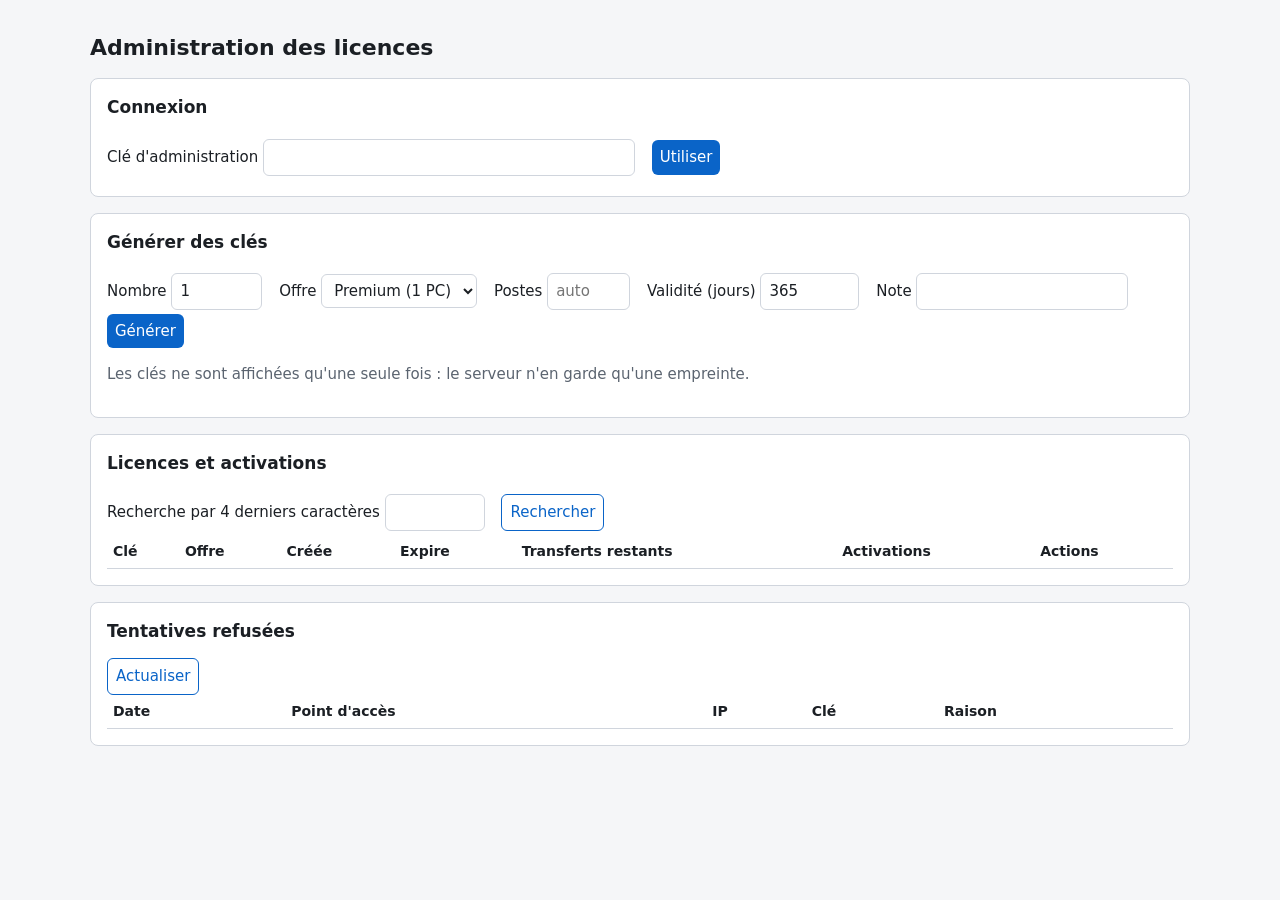
<file: server/PcSante.LicenseServer/wwwroot/admin/index.html>
<!DOCTYPE html>
<html lang="fr">
<head>
<meta charset="utf-8">
<meta name="viewport" content="width=device-width, initial-scale=1">
<title>Administration des licences</title>
<style>
  :root { --bg:#f5f6f8; --fg:#1b1f24; --card:#fff; --muted:#5b6470; --accent:#0a64c8; --red:#b42318; --green:#067647; --border:#d0d5dd; }
  @media (prefers-color-scheme: dark) { :root { --bg:#16181c; --fg:#eceef1; --card:#22252b; --muted:#a3abb6; --accent:#5aa2ff; --red:#ff7b72; --green:#56d364; --border:#3a3f47; } }
  body { font: 15px/1.5 "Segoe UI", system-ui, sans-serif; background: var(--bg); color: var(--fg); margin: 0; padding: 16px; }
  main { max-width: 1100px; margin: 0 auto; }
  section { background: var(--card); border: 1px solid var(--border); border-radius: 8px; padding: 16px; margin-bottom: 16px; }
  h1 { font-size: 22px; } h2 { font-size: 17px; margin-top: 0; }
  label { display: inline-block; margin: 4px 12px 4px 0; }
  input, select, button { font: inherit; padding: 6px 8px; border: 1px solid var(--border); border-radius: 6px; background: var(--card); color: var(--fg); }
  button { background: var(--accent); color: #fff; border: none; cursor: pointer; }
  button.secondary { background: transparent; color: var(--accent); border: 1px solid var(--accent); }
  button.danger { background: var(--red); }
  table { width: 100%; border-collapse: collapse; font-size: 14px; }
  th, td { text-align: left; border-bottom: 1px solid var(--border); padding: 6px; vertical-align: top; }
  .muted { color: var(--muted); } .ok { color: var(--green); } .ko { color: var(--red); }
  pre { background: var(--bg); padding: 8px; border-radius: 6px; overflow-x: auto; }
  .scroll { overflow-x: auto; }
</style>
</head>
<body>
<main>
  <h1>Administration des licences</h1>

  <section>
    <h2>Connexion</h2>
    <label>Clé d'administration <input id="adminKey" type="password" autocomplete="off" size="40"></label>
    <button id="saveKey">Utiliser</button>
    <span id="status" class="muted" role="status"></span>
  </section>

  <section>
    <h2>Générer des clés</h2>
    <label>Nombre <input id="count" type="number" min="1" max="500" value="1"></label>
    <label>Offre <select id="tier"><option value="Premium">Premium (1 PC)</option><option value="Family">Famille (3 PC)</option></select></label>
    <label>Postes <input id="seats" type="number" min="1" max="50" placeholder="auto"></label>
    <label>Validité (jours) <input id="days" type="number" min="1" max="3650" value="365"></label>
    <label>Note <input id="note" maxlength="256"></label>
    <button id="generate">Générer</button>
    <p class="muted">Les clés ne sont affichées qu'une seule fois : le serveur n'en garde qu'une empreinte.</p>
    <pre id="keys" hidden></pre>
  </section>

  <section>
    <h2>Licences et activations</h2>
    <label>Recherche par 4 derniers caractères <input id="hint" maxlength="4" size="6"></label>
    <button id="search" class="secondary">Rechercher</button>
    <div class="scroll"><table><thead><tr><th>Clé</th><th>Offre</th><th>Créée</th><th>Expire</th><th>Transferts restants</th><th>Activations</th><th>Actions</th></tr></thead><tbody id="licenses"></tbody></table></div>
  </section>

  <section>
    <h2>Tentatives refusées</h2>
    <button id="refusedBtn" class="secondary">Actualiser</button>
    <div class="scroll"><table><thead><tr><th>Date</th><th>Point d'accès</th><th>IP</th><th>Clé</th><th>Raison</th></tr></thead><tbody id="refused"></tbody></table></div>
  </section>
</main>
<script>
"use strict";
const $ = id => document.getElementById(id);
let adminKey = "";
try { adminKey = sessionStorage.getItem("adminKey") || ""; } catch { /* stockage indisponible */ }
$("adminKey").value = adminKey;

function setStatus(text, ok) { $("status").textContent = text; $("status").className = ok ? "ok" : "ko"; }
function fmt(d) { return d ? new Date(d).toLocaleString("fr-FR") : "—"; }
function cell(text) { const td = document.createElement("td"); td.textContent = text; return td; }

async function api(method, path, body) {
  const res = await fetch("/admin/api" + path, {
    method, headers: { "X-Admin-Key": adminKey, "Content-Type": "application/json" },
    body: body ? JSON.stringify(body) : undefined });
  if (res.status === 401) { setStatus("Clé d'administration refusée", false); throw new Error("401"); }
  if (res.status === 429) { setStatus("Trop de requêtes, patientez une minute", false); throw new Error("429"); }
  if (!res.ok) { const t = await res.text(); setStatus("Erreur : " + t, false); throw new Error(t); }
  return res.status === 204 ? null : res.json();
}

$("saveKey").onclick = () => {
  adminKey = $("adminKey").value.trim();
  try { sessionStorage.setItem("adminKey", adminKey); } catch { /* ignoré */ }
  loadLicenses(); loadRefused();
};

$("generate").onclick = async () => {
  const seats = $("seats").value ? Number($("seats").value) : null;
  const data = await api("POST", "/licenses", { count: Number($("count").value), tier: $("tier").value, seats,
    validDays: $("days").value ? Number($("days").value) : null, note: $("note").value || null });
  $("keys").hidden = false; $("keys").textContent = data.keys.join("\n");
  setStatus(data.keys.length + " clé(s) générée(s)", true); loadLicenses();
};

$("search").onclick = () => loadLicenses();
$("refusedBtn").onclick = () => loadRefused();

async function loadLicenses() {
  const hint = $("hint").value.trim();
  const list = await api("GET", "/licenses" + (hint ? "?hint=" + encodeURIComponent(hint) : ""));
  const body = $("licenses"); body.replaceChildren();
  for (const l of list) {
    const tr = document.createElement("tr");
    tr.append(cell(l.keyHint + (l.revokedAt ? " (révoquée)" : "")), cell(l.tier + " · " + l.seats + " poste(s)"),
      cell(fmt(l.createdAt)), cell(fmt(l.expiresAt)), cell(String(l.transfersRemaining)));
    const acts = document.createElement("td");
    for (const a of l.activations) {
      const div = document.createElement("div");
      div.textContent = (a.deactivatedAt ? "✗ " : "✓ ") + fmt(a.activatedAt) + " · vu " + fmt(a.lastSeenAt) + (a.deactivationReason ? " · " + a.deactivationReason : "");
      div.className = a.deactivatedAt ? "muted" : "";
      acts.append(div);
    }
    tr.append(acts);
    const actions = document.createElement("td");
    if (!l.revokedAt) {
      const revoke = document.createElement("button"); revoke.className = "danger"; revoke.textContent = "Révoquer";
      revoke.onclick = async () => { const reason = prompt("Raison de la révocation ?"); if (reason === null) return;
        await api("POST", "/licenses/" + l.id + "/revoke", { reason }); setStatus("Licence révoquée", true); loadLicenses(); };
      actions.append(revoke, document.createTextNode(" "));
    }
    const reset = document.createElement("button"); reset.className = "secondary"; reset.textContent = "Remettre les transferts à zéro";
    reset.onclick = async () => { if (!confirm("Remettre à zéro le compteur de transferts ?")) return;
      await api("POST", "/licenses/" + l.id + "/reset-transfers"); setStatus("Transferts remis à zéro", true); loadLicenses(); };
    actions.append(reset); tr.append(actions); body.append(tr);
  }
  setStatus(list.length + " licence(s)", true);
}

async function loadRefused() {
  const list = await api("GET", "/refused?limit=200");
  const body = $("refused"); body.replaceChildren();
  for (const r of list) {
    const tr = document.createElement("tr");
    tr.append(cell(fmt(r.at)), cell(r.endpoint), cell(r.ipAddress || "—"), cell(r.keyHint || "—"), cell(r.reason));
    body.append(tr);
  }
}

if (adminKey) { loadLicenses().catch(() => {}); loadRefused().catch(() => {}); }
</script>
</body>
</html>
</file>
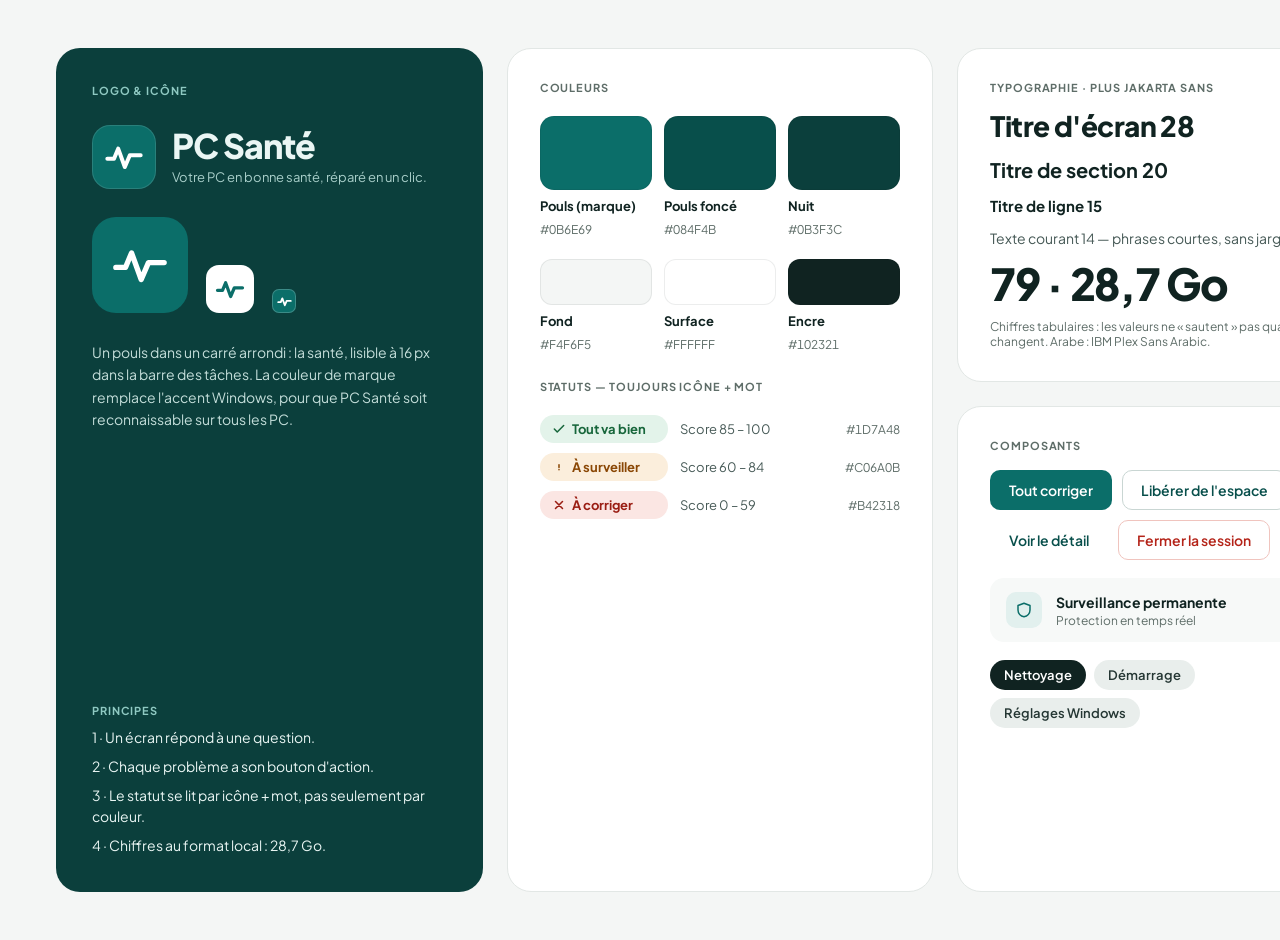
<file: docs/redesign/maquettes-html/00-identite-composants.html>
<!doctype html>
<html lang="fr" dir="ltr">
<head>
<meta charset="utf-8">
<title>PC Santé — Identité et composants</title>
<link rel="stylesheet" href="https://fonts.googleapis.com/css2?family=Plus+Jakarta+Sans:wght@400;500;600;700;800&family=IBM+Plex+Sans+Arabic:wght@400;500;600;700&display=swap">
<style>

body{margin:0;background:#F4F6F5}
.btn{display:inline-flex;align-items:center;justify-content:center;gap:8px;height:40px;padding:0 18px;border-radius:10px;font:600 14px 'Plus Jakarta Sans','Segoe UI',sans-serif;cursor:pointer;border:1px solid transparent;white-space:nowrap;box-sizing:border-box}
.btn-primary{background:#0B6E69;color:#FFFFFF}
.btn-secondary{background:#FFFFFF;color:#084F4B;border-color:#C9D6D3}
.btn-ghost{background:transparent;color:#084F4B}
.btn-danger{background:#FFFFFF;color:#B42318;border-color:#F0C4BE}
.lbl{font-size:11px;font-weight:700;letter-spacing:.08em;text-transform:uppercase;color:#5E6D68}
.num{font-variant-numeric:tabular-nums}

</style>
</head>
<body>


<div style="width: 1440px; height: 940px; box-sizing: border-box; padding: 48px 56px; display: grid; grid-template-columns: repeat(3, minmax(0, 1fr)); gap: 24px; font-family: 'Plus Jakarta Sans', 'Segoe UI', sans-serif; color: #102321; background: #F4F6F5">

<section style="background: #0B3F3C; color: #EAF6F4; border-radius: 24px; padding: 36px; display: flex; flex-direction: column; gap: 28px">
<span class="lbl" style="color: #8FC9C2">Logo &amp; icône</span>
<div style="display: flex; align-items: center; gap: 16px">
<div style="width: 64px; height: 64px; border-radius: 18px; background: #0B6E69; display: flex; align-items: center; justify-content: center; box-shadow: inset 0 0 0 1px rgba(255,255,255,0.12)"><svg width="40" height="40" viewBox="0 0 24 24" fill="none" stroke="#FFFFFF" stroke-width="2.4" stroke-linecap="round" stroke-linejoin="round" aria-hidden="true"><path d="M2 13h4l2.5-6 4 11 3-7H22"></path></svg></div>
<div style="display: flex; flex-direction: column">
<span style="font-size: 34px; font-weight: 800; letter-spacing: -0.03em; line-height: 1">PC Santé</span>
<span style="font-size: 13px; color: #A9CFCA; margin-top: 6px">Votre PC en bonne santé, réparé en un clic.</span>
</div>
</div>
<div style="display: flex; align-items: flex-end; gap: 18px">
<div style="width: 96px; height: 96px; border-radius: 24px; background: #0B6E69; display: flex; align-items: center; justify-content: center"><svg width="58" height="58" viewBox="0 0 24 24" fill="none" stroke="#FFFFFF" stroke-width="2.2" stroke-linecap="round" stroke-linejoin="round" aria-hidden="true"><path d="M2 13h4l2.5-6 4 11 3-7H22"></path></svg></div>
<div style="width: 48px; height: 48px; border-radius: 13px; background: #FFFFFF; display: flex; align-items: center; justify-content: center"><svg width="30" height="30" viewBox="0 0 24 24" fill="none" stroke="#0B6E69" stroke-width="2.6" stroke-linecap="round" stroke-linejoin="round" aria-hidden="true"><path d="M2 13h4l2.5-6 4 11 3-7H22"></path></svg></div>
<div style="width: 24px; height: 24px; border-radius: 7px; background: #0B6E69; display: flex; align-items: center; justify-content: center; box-shadow: inset 0 0 0 1px rgba(255,255,255,0.2)"><svg width="15" height="15" viewBox="0 0 24 24" fill="none" stroke="#FFFFFF" stroke-width="3" stroke-linecap="round" stroke-linejoin="round" aria-hidden="true"><path d="M2 13h4l2.5-6 4 11 3-7H22"></path></svg></div>
</div>
<p style="margin: 0; font-size: 14px; line-height: 1.6; color: #C4DEDA">Un pouls dans un carré arrondi : la santé, lisible à 16 px dans la barre des tâches. La couleur de marque remplace l'accent Windows, pour que PC Santé soit reconnaissable sur tous les PC.</p>
<div style="margin-top: auto; display: flex; flex-direction: column; gap: 10px">
<span class="lbl" style="color: #8FC9C2">Principes</span>
<div style="font-size: 14px; line-height: 1.5; display: flex; flex-direction: column; gap: 8px">
<span>1 · Un écran répond à une question.</span>
<span>2 · Chaque problème a son bouton d'action.</span>
<span>3 · Le statut se lit par icône + mot, pas seulement par couleur.</span>
<span>4 · Chiffres au format local : 28,7 Go.</span>
</div>
</div>
</section>

<section style="background: #FFFFFF; border: 1px solid #E2E7E5; border-radius: 24px; padding: 32px; display: flex; flex-direction: column; gap: 22px">
<span class="lbl">Couleurs</span>
<div style="display: grid; grid-template-columns: repeat(3, minmax(0, 1fr)); gap: 12px">

<div style="display: flex; flex-direction: column; gap: 8px">
<div style="height: 72px; border-radius: 14px; background: #0B6E69; border: 1px solid rgba(16,35,33,0.08)"></div>
<span style="font-size: 13px; font-weight: 700">Pouls (marque)</span>
<span class="num" style="font-size: 12px; color: #5E6D68">#0B6E69</span>
</div>

<div style="display: flex; flex-direction: column; gap: 8px">
<div style="height: 72px; border-radius: 14px; background: #084F4B; border: 1px solid rgba(16,35,33,0.08)"></div>
<span style="font-size: 13px; font-weight: 700">Pouls foncé</span>
<span class="num" style="font-size: 12px; color: #5E6D68">#084F4B</span>
</div>

<div style="display: flex; flex-direction: column; gap: 8px">
<div style="height: 72px; border-radius: 14px; background: #0B3F3C; border: 1px solid rgba(16,35,33,0.08)"></div>
<span style="font-size: 13px; font-weight: 700">Nuit</span>
<span class="num" style="font-size: 12px; color: #5E6D68">#0B3F3C</span>
</div>

</div>
<div style="display: grid; grid-template-columns: repeat(3, minmax(0, 1fr)); gap: 12px">

<div style="display: flex; flex-direction: column; gap: 8px">
<div style="height: 44px; border-radius: 12px; background: #F4F6F5; border: 1px solid rgba(16,35,33,0.08)"></div>
<span style="font-size: 13px; font-weight: 700">Fond</span>
<span class="num" style="font-size: 12px; color: #5E6D68">#F4F6F5</span>
</div>

<div style="display: flex; flex-direction: column; gap: 8px">
<div style="height: 44px; border-radius: 12px; background: #FFFFFF; border: 1px solid rgba(16,35,33,0.08)"></div>
<span style="font-size: 13px; font-weight: 700">Surface</span>
<span class="num" style="font-size: 12px; color: #5E6D68">#FFFFFF</span>
</div>

<div style="display: flex; flex-direction: column; gap: 8px">
<div style="height: 44px; border-radius: 12px; background: #102321; border: 1px solid rgba(16,35,33,0.08)"></div>
<span style="font-size: 13px; font-weight: 700">Encre</span>
<span class="num" style="font-size: 12px; color: #5E6D68">#102321</span>
</div>

</div>
<span class="lbl" style="margin-top: 6px">Statuts — toujours icône + mot</span>
<div style="display: flex; flex-direction: column; gap: 10px">

<div style="display: flex; align-items: center; gap: 12px">
<span style="display: inline-flex; align-items: center; gap: 6px; height: 28px; padding: 0 12px; border-radius: 14px; background: #E3F3EA; color: #17663B; font-size: 13px; font-weight: 700; min-width: 128px; box-sizing: border-box"><svg width="14" height="14" viewBox="0 0 24 24" fill="none" stroke="currentColor" stroke-width="2.6" stroke-linecap="round" stroke-linejoin="round" aria-hidden="true"><path d="M20 6 9 17l-5-5"></path></svg>Tout va bien</span>
<span style="font-size: 13px; color: #465956">Score 85 – 100</span>
<span class="num" style="margin-left: auto; font-size: 12px; color: #5E6D68">#1D7A48</span>
</div>

<div style="display: flex; align-items: center; gap: 12px">
<span style="display: inline-flex; align-items: center; gap: 6px; height: 28px; padding: 0 12px; border-radius: 14px; background: #FBEEDC; color: #8A4705; font-size: 13px; font-weight: 700; min-width: 128px; box-sizing: border-box"><svg width="14" height="14" viewBox="0 0 24 24" fill="none" stroke="currentColor" stroke-width="2.6" stroke-linecap="round" stroke-linejoin="round" aria-hidden="true"><path d="M12 8v5M12 16.5h.01"></path></svg>À surveiller</span>
<span style="font-size: 13px; color: #465956">Score 60 – 84</span>
<span class="num" style="margin-left: auto; font-size: 12px; color: #5E6D68">#C06A0B</span>
</div>

<div style="display: flex; align-items: center; gap: 12px">
<span style="display: inline-flex; align-items: center; gap: 6px; height: 28px; padding: 0 12px; border-radius: 14px; background: #FBE6E3; color: #9A1D13; font-size: 13px; font-weight: 700; min-width: 128px; box-sizing: border-box"><svg width="14" height="14" viewBox="0 0 24 24" fill="none" stroke="currentColor" stroke-width="2.6" stroke-linecap="round" stroke-linejoin="round" aria-hidden="true"><path d="M18 6 6 18M6 6l12 12"></path></svg>À corriger</span>
<span style="font-size: 13px; color: #465956">Score 0 – 59</span>
<span class="num" style="margin-left: auto; font-size: 12px; color: #5E6D68">#B42318</span>
</div>

</div>
</section>

<section style="display: flex; flex-direction: column; gap: 24px">
<div style="background: #FFFFFF; border: 1px solid #E2E7E5; border-radius: 24px; padding: 32px; display: flex; flex-direction: column; gap: 14px">
<span class="lbl">Typographie · Plus Jakarta Sans</span>
<span style="font-size: 28px; font-weight: 800; letter-spacing: -0.02em">Titre d'écran 28</span>
<span style="font-size: 20px; font-weight: 700">Titre de section 20</span>
<span style="font-size: 15px; font-weight: 700">Titre de ligne 15</span>
<span style="font-size: 14px; color: #465956">Texte courant 14 — phrases courtes, sans jargon.</span>
<span class="num" style="font-size: 44px; font-weight: 800; letter-spacing: -0.03em; line-height: 1">79 · 28,7 Go</span>
<span style="font-size: 12px; color: #5E6D68">Chiffres tabulaires : les valeurs ne « sautent » pas quand elles changent. Arabe : IBM Plex Sans Arabic.</span>
</div>
<div style="flex-grow: 1; background: #FFFFFF; border: 1px solid #E2E7E5; border-radius: 24px; padding: 32px; display: flex; flex-direction: column; gap: 18px">
<span class="lbl">Composants</span>
<div style="display: flex; flex-wrap: wrap; gap: 10px">
<button class="btn btn-primary">Tout corriger</button>
<button class="btn btn-secondary">Libérer de l'espace</button>
<button class="btn btn-ghost">Voir le détail</button>
<button class="btn btn-danger">Fermer la session</button>
</div>
<div style="display: flex; align-items: center; gap: 14px; padding: 14px 16px; border-radius: 14px; background: #F7F9F8">
<div style="width: 36px; height: 36px; border-radius: 10px; background: #E2F0EE; color: #0B6E69; display: flex; align-items: center; justify-content: center"><svg width="18" height="18" viewBox="0 0 24 24" fill="none" stroke="currentColor" stroke-width="2" stroke-linecap="round" stroke-linejoin="round" aria-hidden="true"><path d="M12 3 4 6v6c0 4.5 3.4 8.3 8 9 4.6-.7 8-4.5 8-9V6z"></path></svg></div>
<div style="flex-grow: 1; display: flex; flex-direction: column; gap: 2px">
<span style="font-size: 14px; font-weight: 700">Surveillance permanente</span>
<span style="font-size: 12px; color: #5E6D68">Protection en temps réel</span>
</div>
<button aria-pressed="true" aria-label="Surveillance permanente" style="width: 44px; height: 26px; border-radius: 13px; border: 0; background: #0B6E69; padding: 3px; display: flex; justify-content: flex-end; cursor: pointer"><span style="width: 20px; height: 20px; border-radius: 10px; background: #FFFFFF; display: block"></span></button>
</div>
<div style="display: flex; gap: 8px; flex-wrap: wrap">
<span style="height: 30px; padding: 0 14px; border-radius: 15px; background: #102321; color: #FFFFFF; font-size: 13px; font-weight: 600; display: inline-flex; align-items: center">Nettoyage</span>
<span style="height: 30px; padding: 0 14px; border-radius: 15px; background: #E9EEEC; color: #243633; font-size: 13px; font-weight: 600; display: inline-flex; align-items: center">Démarrage</span>
<span style="height: 30px; padding: 0 14px; border-radius: 15px; background: #E9EEEC; color: #243633; font-size: 13px; font-weight: 600; display: inline-flex; align-items: center">Réglages Windows</span>
</div>
</div>
</section>

</div>

</body>
</html>
</file>
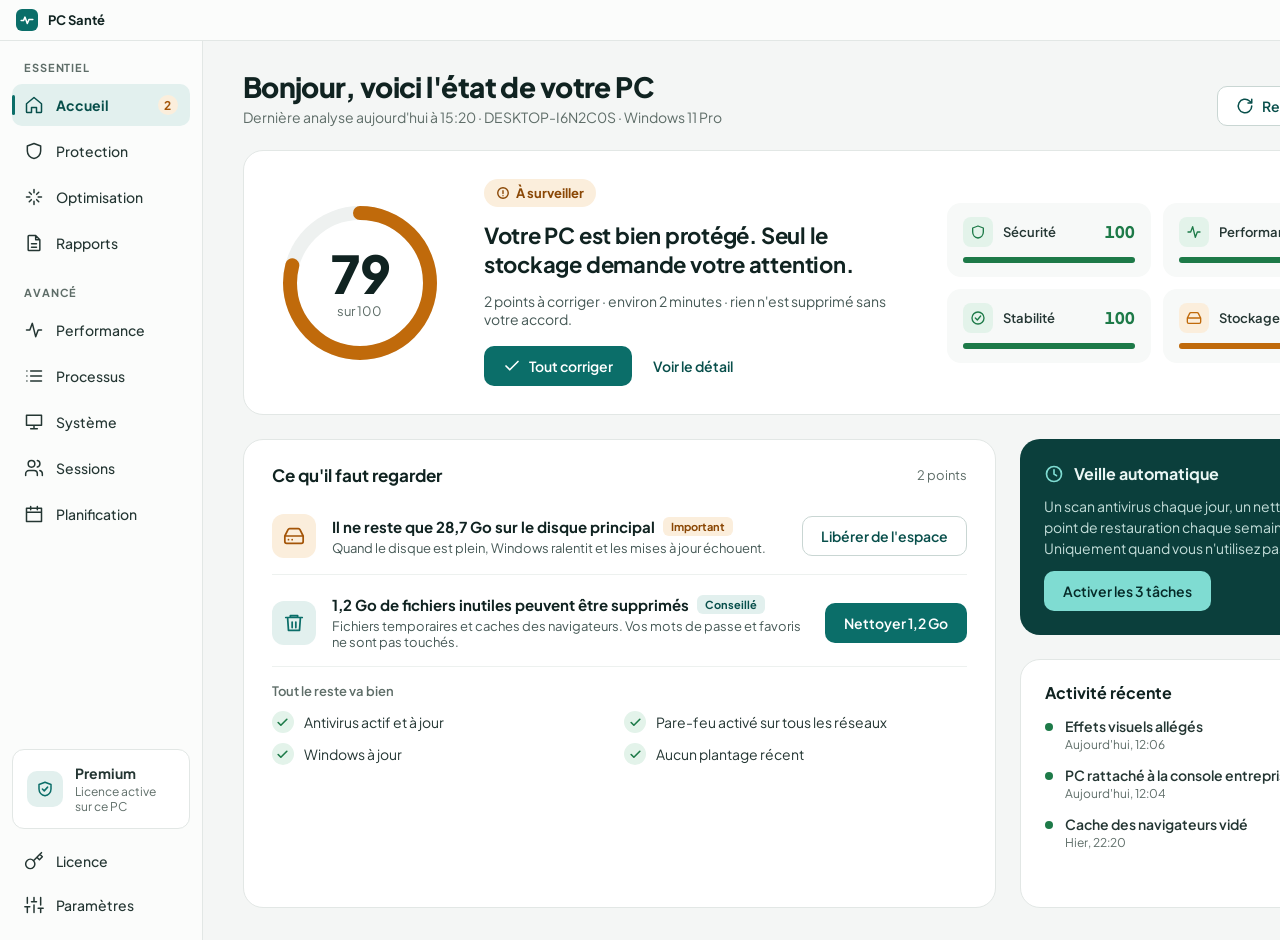
<file: docs/redesign/maquettes-html/01-accueil.html>
<!doctype html>
<html lang="fr" dir="ltr">
<head>
<meta charset="utf-8">
<title>PC Santé — Accueil</title>
<link rel="stylesheet" href="https://fonts.googleapis.com/css2?family=Plus+Jakarta+Sans:wght@400;500;600;700;800&family=IBM+Plex+Sans+Arabic:wght@400;500;600;700&display=swap">
<style>

body{margin:0;background:#F4F6F5}
.btn{display:inline-flex;align-items:center;justify-content:center;gap:8px;height:40px;padding:0 18px;border-radius:10px;font:600 14px 'Plus Jakarta Sans','Segoe UI',sans-serif;cursor:pointer;border:1px solid transparent;white-space:nowrap;box-sizing:border-box}
.btn-primary{background:#0B6E69;color:#FFFFFF}
.btn-primary:hover{background:#084F4B}
.btn-secondary{background:#FFFFFF;color:#084F4B;border-color:#C9D6D3}
.btn-secondary:hover{background:#F2F7F6}
.btn-ghost{background:transparent;color:#084F4B;padding:0 10px}
.wbtn{width:46px;height:40px;border:0;background:transparent;color:#465956;display:flex;align-items:center;justify-content:center;cursor:pointer}
.wbtn:hover{background:#E9EEEC}
.num{font-variant-numeric:tabular-nums}
a{color:#0B6E69}a:hover{color:#084F4B}

body{margin:0}
</style>
</head>
<body>


<div style="width: 1440px; height: 940px; display: flex; flex-direction: column; font-family: 'Plus Jakarta Sans', 'Segoe UI', sans-serif; color: #102321; background: #F4F6F5; overflow: hidden">

<header style="height: 40px; flex-shrink: 0; display: flex; align-items: center; justify-content: space-between; padding-left: 16px; background: #FBFCFB; border-bottom: 1px solid #E2E7E5">
<div style="display: flex; align-items: center; gap: 10px">
<div style="width: 22px; height: 22px; border-radius: 6px; background: #0B6E69; display: flex; align-items: center; justify-content: center"><svg width="14" height="14" viewBox="0 0 24 24" fill="none" stroke="#FFFFFF" stroke-width="2.6" stroke-linecap="round" stroke-linejoin="round" aria-hidden="true"><path d="M2 13h4l2.5-6 4 11 3-7H22"></path></svg></div>
<span style="font-size: 13px; font-weight: 700">PC Santé</span>
</div>
<div style="display: flex">
<button class="wbtn" aria-label="Réduire"><svg width="12" height="12" viewBox="0 0 12 12" aria-hidden="true"><path d="M1 6h10" stroke="currentColor" stroke-width="1.2"></path></svg></button>
<button class="wbtn" aria-label="Agrandir"><svg width="12" height="12" viewBox="0 0 12 12" aria-hidden="true"><rect x="1.5" y="1.5" width="9" height="9" rx="1.5" fill="none" stroke="currentColor" stroke-width="1.2"></rect></svg></button>
<button class="wbtn" aria-label="Fermer"><svg width="12" height="12" viewBox="0 0 12 12" aria-hidden="true"><path d="M1.5 1.5l9 9M10.5 1.5l-9 9" stroke="currentColor" stroke-width="1.2"></path></svg></button>
</div>
</header>

<div style="flex-grow: 1; display: flex; min-height: 0">


<nav dir="ltr" aria-label="Navigation principale" style="width: 248px; height: 900px; box-sizing: border-box; padding: 8px 12px 16px; display: flex; flex-direction: column; gap: 4px; font-family: 'Plus Jakarta Sans', 'Segoe UI', sans-serif; background: #FBFCFB; border-inline-end: 1px solid #E2E7E5; color: #243633">
<div style="font-size: 11px; font-weight: 700; letter-spacing: 0.08em; text-transform: uppercase; color: #5E6D68; padding: 12px 12px 6px">Essentiel</div>

<a href="#" style="position: relative; display: flex; align-items: center; gap: 12px; height: 42px; padding: 0 12px; border-radius: 10px; text-decoration: none; font-size: 14px; font-weight: 700; color: #084F4B; background: #E2F0EE">
<span style="position: absolute; inset-inline-start: 0; top: 11px; width: 3px; height: 20px; border-radius: 3px; background: #0B6E69"></span>
<svg width="20" height="20" viewBox="0 0 24 24" fill="none" stroke="currentColor" stroke-width="1.8" stroke-linecap="round" stroke-linejoin="round" aria-hidden="true"><path d="M3 10.5 12 3l9 7.5V20a1 1 0 0 1-1 1h-5v-6h-6v6H4a1 1 0 0 1-1-1z"></path></svg>
<span style="flex-grow: 1">Accueil</span>
<span style="min-width: 20px; height: 20px; padding: 0 6px; box-sizing: border-box; border-radius: 10px; background: #FBEEDC; color: #A35407; font-size: 12px; font-weight: 700; display: flex; align-items: center; justify-content: center">2</span>
</a>

<a href="#" style="position: relative; display: flex; align-items: center; gap: 12px; height: 42px; padding: 0 12px; border-radius: 10px; text-decoration: none; font-size: 14px; font-weight: 500; color: #243633; background: transparent">
<span style="position: absolute; inset-inline-start: 0; top: 11px; width: 3px; height: 20px; border-radius: 3px; background: transparent"></span>
<svg width="20" height="20" viewBox="0 0 24 24" fill="none" stroke="currentColor" stroke-width="1.8" stroke-linecap="round" stroke-linejoin="round" aria-hidden="true"><path d="M12 3 4 6v6c0 4.5 3.4 8.3 8 9 4.6-.7 8-4.5 8-9V6z"></path></svg>
<span style="flex-grow: 1">Protection</span>

</a>

<a href="#" style="position: relative; display: flex; align-items: center; gap: 12px; height: 42px; padding: 0 12px; border-radius: 10px; text-decoration: none; font-size: 14px; font-weight: 500; color: #243633; background: transparent">
<span style="position: absolute; inset-inline-start: 0; top: 11px; width: 3px; height: 20px; border-radius: 3px; background: transparent"></span>
<svg width="20" height="20" viewBox="0 0 24 24" fill="none" stroke="currentColor" stroke-width="1.8" stroke-linecap="round" stroke-linejoin="round" aria-hidden="true"><path d="M12 3v4M12 17v4M3 12h4M17 12h4M6.3 6.3l2.5 2.5M15.2 15.2l2.5 2.5M6.3 17.7l2.5-2.5M15.2 8.8l2.5-2.5"></path></svg>
<span style="flex-grow: 1">Optimisation</span>

</a>

<a href="#" style="position: relative; display: flex; align-items: center; gap: 12px; height: 42px; padding: 0 12px; border-radius: 10px; text-decoration: none; font-size: 14px; font-weight: 500; color: #243633; background: transparent">
<span style="position: absolute; inset-inline-start: 0; top: 11px; width: 3px; height: 20px; border-radius: 3px; background: transparent"></span>
<svg width="20" height="20" viewBox="0 0 24 24" fill="none" stroke="currentColor" stroke-width="1.8" stroke-linecap="round" stroke-linejoin="round" aria-hidden="true"><path d="M14 3H6a1 1 0 0 0-1 1v16a1 1 0 0 0 1 1h12a1 1 0 0 0 1-1V8zM14 3v5h5M9 13h6M9 17h6"></path></svg>
<span style="flex-grow: 1">Rapports</span>

</a>

<div style="font-size: 11px; font-weight: 700; letter-spacing: 0.08em; text-transform: uppercase; color: #5E6D68; padding: 18px 12px 6px">Avancé</div>

<a href="#" style="position: relative; display: flex; align-items: center; gap: 12px; height: 42px; padding: 0 12px; border-radius: 10px; text-decoration: none; font-size: 14px; font-weight: 500; color: #243633; background: transparent">
<span style="position: absolute; inset-inline-start: 0; top: 11px; width: 3px; height: 20px; border-radius: 3px; background: transparent"></span>
<svg width="20" height="20" viewBox="0 0 24 24" fill="none" stroke="currentColor" stroke-width="1.8" stroke-linecap="round" stroke-linejoin="round" aria-hidden="true"><path d="M3 12h4l3-8 4 16 3-8h4"></path></svg>
<span style="flex-grow: 1">Performance</span>
</a>

<a href="#" style="position: relative; display: flex; align-items: center; gap: 12px; height: 42px; padding: 0 12px; border-radius: 10px; text-decoration: none; font-size: 14px; font-weight: 500; color: #243633; background: transparent">
<span style="position: absolute; inset-inline-start: 0; top: 11px; width: 3px; height: 20px; border-radius: 3px; background: transparent"></span>
<svg width="20" height="20" viewBox="0 0 24 24" fill="none" stroke="currentColor" stroke-width="1.8" stroke-linecap="round" stroke-linejoin="round" aria-hidden="true"><path d="M8 6h13M8 12h13M8 18h13M3.5 6h.01M3.5 12h.01M3.5 18h.01"></path></svg>
<span style="flex-grow: 1">Processus</span>
</a>

<a href="#" style="position: relative; display: flex; align-items: center; gap: 12px; height: 42px; padding: 0 12px; border-radius: 10px; text-decoration: none; font-size: 14px; font-weight: 500; color: #243633; background: transparent">
<span style="position: absolute; inset-inline-start: 0; top: 11px; width: 3px; height: 20px; border-radius: 3px; background: transparent"></span>
<svg width="20" height="20" viewBox="0 0 24 24" fill="none" stroke="currentColor" stroke-width="1.8" stroke-linecap="round" stroke-linejoin="round" aria-hidden="true"><path d="M3 4h18v12H3zM8 20h8M12 16v4"></path></svg>
<span style="flex-grow: 1">Système</span>
</a>

<a href="#" style="position: relative; display: flex; align-items: center; gap: 12px; height: 42px; padding: 0 12px; border-radius: 10px; text-decoration: none; font-size: 14px; font-weight: 500; color: #243633; background: transparent">
<span style="position: absolute; inset-inline-start: 0; top: 11px; width: 3px; height: 20px; border-radius: 3px; background: transparent"></span>
<svg width="20" height="20" viewBox="0 0 24 24" fill="none" stroke="currentColor" stroke-width="1.8" stroke-linecap="round" stroke-linejoin="round" aria-hidden="true"><path d="M16 21v-2a4 4 0 0 0-4-4H6a4 4 0 0 0-4 4v2M9 11a4 4 0 1 0 0-8 4 4 0 0 0 0 8M22 21v-2a4 4 0 0 0-3-3.9M16 3.1a4 4 0 0 1 0 7.8"></path></svg>
<span style="flex-grow: 1">Sessions</span>
</a>

<a href="#" style="position: relative; display: flex; align-items: center; gap: 12px; height: 42px; padding: 0 12px; border-radius: 10px; text-decoration: none; font-size: 14px; font-weight: 500; color: #243633; background: transparent">
<span style="position: absolute; inset-inline-start: 0; top: 11px; width: 3px; height: 20px; border-radius: 3px; background: transparent"></span>
<svg width="20" height="20" viewBox="0 0 24 24" fill="none" stroke="currentColor" stroke-width="1.8" stroke-linecap="round" stroke-linejoin="round" aria-hidden="true"><path d="M3 5h18v16H3zM3 10h18M8 3v4M16 3v4"></path></svg>
<span style="flex-grow: 1">Planification</span>
</a>

<div style="flex-grow: 1"></div>
<div style="padding: 14px; border-radius: 12px; background: #FFFFFF; border: 1px solid #E2E7E5; display: flex; align-items: center; gap: 12px; margin-bottom: 8px">
<div style="width: 36px; height: 36px; flex-shrink: 0; border-radius: 10px; background: #E2F0EE; color: #0B6E69; display: flex; align-items: center; justify-content: center"><svg width="18" height="18" viewBox="0 0 24 24" fill="none" stroke="currentColor" stroke-width="2" stroke-linecap="round" stroke-linejoin="round" aria-hidden="true"><path d="M12 3 4 6v6c0 4.5 3.4 8.3 8 9 4.6-.7 8-4.5 8-9V6zM8.5 12l2.5 2.5 4.5-5"></path></svg></div>
<div style="display: flex; flex-direction: column; gap: 2px">
<span style="font-size: 14px; font-weight: 700">Premium</span>
<span style="font-size: 12px; color: #5E6D68">Licence active sur ce PC</span>
</div>
</div>

<a href="#" style="position: relative; display: flex; align-items: center; gap: 12px; height: 40px; padding: 0 12px; border-radius: 10px; text-decoration: none; font-size: 14px; font-weight: 500; color: #243633; background: transparent">
<span style="position: absolute; inset-inline-start: 0; top: 10px; width: 3px; height: 20px; border-radius: 3px; background: transparent"></span>
<svg width="20" height="20" viewBox="0 0 24 24" fill="none" stroke="currentColor" stroke-width="1.8" stroke-linecap="round" stroke-linejoin="round" aria-hidden="true"><path d="M21 2l-2 2m-7.6 7.6a5.5 5.5 0 1 1-7.8 7.8 5.5 5.5 0 0 1 7.8-7.8zm0 0L15.5 7.5m0 0 3 3L22 7l-3-3m-3.5 3.5L19 4"></path></svg>
<span>Licence</span>
</a>

<a href="#" style="position: relative; display: flex; align-items: center; gap: 12px; height: 40px; padding: 0 12px; border-radius: 10px; text-decoration: none; font-size: 14px; font-weight: 500; color: #243633; background: transparent">
<span style="position: absolute; inset-inline-start: 0; top: 10px; width: 3px; height: 20px; border-radius: 3px; background: transparent"></span>
<svg width="20" height="20" viewBox="0 0 24 24" fill="none" stroke="currentColor" stroke-width="1.8" stroke-linecap="round" stroke-linejoin="round" aria-hidden="true"><path d="M4 21v-7M4 10V3M12 21v-9M12 8V3M20 21v-5M20 12V3M1 14h6M9 8h6M17 16h6"></path></svg>
<span>Paramètres</span>
</a>

</nav>


<main style="flex-grow: 1; box-sizing: border-box; padding: 28px 40px 32px; display: flex; flex-direction: column; gap: 24px; min-width: 0">

<div style="display: flex; align-items: flex-end; justify-content: space-between; gap: 24px">
<div style="display: flex; flex-direction: column; gap: 4px">
<h1 style="margin: 0; font-size: 28px; font-weight: 800; letter-spacing: -0.02em">Bonjour, voici l'état de votre PC</h1>
<p style="margin: 0; font-size: 14px; color: #5E6D68">Dernière analyse aujourd'hui à 15:20 · DESKTOP-I6N2C0S · Windows 11 Pro</p>
</div>
<button class="btn btn-secondary"><svg width="18" height="18" viewBox="0 0 24 24" fill="none" stroke="currentColor" stroke-width="2" stroke-linecap="round" stroke-linejoin="round" aria-hidden="true"><path d="M21 12a9 9 0 1 1-3-6.7L21 8M21 3v5h-5"></path></svg>Relancer l'analyse</button>
</div>

<section aria-label="Score de santé" style="background: #FFFFFF; border: 1px solid #E2E7E5; border-radius: 20px; padding: 28px 32px; display: flex; align-items: center; gap: 40px">
<div style="position: relative; width: 168px; height: 168px; flex-shrink: 0">
<svg width="168" height="168" viewBox="0 0 168 168" aria-hidden="true">
<circle cx="84" cy="84" r="70" fill="none" stroke="#EEF1F0" stroke-width="14"></circle>
<circle cx="84" cy="84" r="70" fill="none" stroke="#C06A0B" stroke-width="14" stroke-linecap="round" stroke-dasharray="347.4 439.8" transform="rotate(-90 84 84)"></circle>
</svg>
<div style="position: absolute; left: 0; top: 0; right: 0; bottom: 0; display: flex; flex-direction: column; align-items: center; justify-content: center">
<span class="num" style="font-size: 52px; font-weight: 800; letter-spacing: -0.03em; line-height: 1">79</span>
<span style="font-size: 13px; color: #5E6D68; margin-top: 4px">sur 100</span>
</div>
</div>

<div style="flex-grow: 1; display: flex; flex-direction: column; gap: 14px; min-width: 0">
<span style="align-self: flex-start; display: inline-flex; align-items: center; gap: 6px; height: 28px; padding: 0 12px; border-radius: 14px; background: #FBEEDC; color: #8A4705; font-size: 13px; font-weight: 700"><svg width="14" height="14" viewBox="0 0 24 24" fill="none" stroke="currentColor" stroke-width="2.4" stroke-linecap="round" stroke-linejoin="round" aria-hidden="true"><path d="M12 8v5M12 16.5h.01M12 21a9 9 0 1 0 0-18 9 9 0 0 0 0 18z"></path></svg>À surveiller</span>
<h2 style="margin: 0; font-size: 22px; font-weight: 700; line-height: 1.3; letter-spacing: -0.01em">Votre PC est bien protégé. Seul le stockage demande votre attention.</h2>
<p style="margin: 0; font-size: 14px; color: #465956">2 points à corriger · environ 2 minutes · rien n'est supprimé sans votre accord.</p>
<div style="display: flex; gap: 10px; margin-top: 4px">
<button class="btn btn-primary"><svg width="18" height="18" viewBox="0 0 24 24" fill="none" stroke="currentColor" stroke-width="2.2" stroke-linecap="round" stroke-linejoin="round" aria-hidden="true"><path d="M20 6 9 17l-5-5"></path></svg>Tout corriger</button>
<button class="btn btn-ghost">Voir le détail</button>
</div>
</div>

<div style="width: 420px; flex-shrink: 0; display: grid; grid-template-columns: repeat(2, minmax(0, 1fr)); gap: 12px">

<div style="padding: 14px 16px; border-radius: 14px; background: #F7F9F8; display: flex; flex-direction: column; gap: 10px">
<div style="display: flex; align-items: center; gap: 10px">
<div style="width: 30px; height: 30px; border-radius: 8px; background: #E3F3EA; color: #1D7A48; display: flex; align-items: center; justify-content: center"><svg width="16" height="16" viewBox="0 0 24 24" fill="none" stroke="currentColor" stroke-width="2" stroke-linecap="round" stroke-linejoin="round" aria-hidden="true"><path d="M12 3 4 6v6c0 4.5 3.4 8.3 8 9 4.6-.7 8-4.5 8-9V6z"></path></svg></div>
<span style="flex-grow: 1; font-size: 13px; font-weight: 600; color: #243633">Sécurité</span>
<span class="num" style="font-size: 16px; font-weight: 800; color: #1D7A48">100</span>
</div>
<div style="height: 6px; border-radius: 3px; background: #E4E9E7"><div style="height: 6px; border-radius: 3px; width: 100%; background: #1D7A48"></div></div>
</div>

<div style="padding: 14px 16px; border-radius: 14px; background: #F7F9F8; display: flex; flex-direction: column; gap: 10px">
<div style="display: flex; align-items: center; gap: 10px">
<div style="width: 30px; height: 30px; border-radius: 8px; background: #E3F3EA; color: #1D7A48; display: flex; align-items: center; justify-content: center"><svg width="16" height="16" viewBox="0 0 24 24" fill="none" stroke="currentColor" stroke-width="2" stroke-linecap="round" stroke-linejoin="round" aria-hidden="true"><path d="M3 12h4l3-8 4 16 3-8h4"></path></svg></div>
<span style="flex-grow: 1; font-size: 13px; font-weight: 600; color: #243633">Performance</span>
<span class="num" style="font-size: 16px; font-weight: 800; color: #1D7A48">100</span>
</div>
<div style="height: 6px; border-radius: 3px; background: #E4E9E7"><div style="height: 6px; border-radius: 3px; width: 100%; background: #1D7A48"></div></div>
</div>

<div style="padding: 14px 16px; border-radius: 14px; background: #F7F9F8; display: flex; flex-direction: column; gap: 10px">
<div style="display: flex; align-items: center; gap: 10px">
<div style="width: 30px; height: 30px; border-radius: 8px; background: #E3F3EA; color: #1D7A48; display: flex; align-items: center; justify-content: center"><svg width="16" height="16" viewBox="0 0 24 24" fill="none" stroke="currentColor" stroke-width="2" stroke-linecap="round" stroke-linejoin="round" aria-hidden="true"><path d="M12 21a9 9 0 1 0 0-18 9 9 0 0 0 0 18zM8 12l3 3 5-6"></path></svg></div>
<span style="flex-grow: 1; font-size: 13px; font-weight: 600; color: #243633">Stabilité</span>
<span class="num" style="font-size: 16px; font-weight: 800; color: #1D7A48">100</span>
</div>
<div style="height: 6px; border-radius: 3px; background: #E4E9E7"><div style="height: 6px; border-radius: 3px; width: 100%; background: #1D7A48"></div></div>
</div>

<div style="padding: 14px 16px; border-radius: 14px; background: #F7F9F8; display: flex; flex-direction: column; gap: 10px">
<div style="display: flex; align-items: center; gap: 10px">
<div style="width: 30px; height: 30px; border-radius: 8px; background: #FBEEDC; color: #C06A0B; display: flex; align-items: center; justify-content: center"><svg width="16" height="16" viewBox="0 0 24 24" fill="none" stroke="currentColor" stroke-width="2" stroke-linecap="round" stroke-linejoin="round" aria-hidden="true"><path d="M22 12H2M5.5 5.1 2 12v6a2 2 0 0 0 2 2h16a2 2 0 0 0 2-2v-6l-3.5-6.9A2 2 0 0 0 16.8 4H7.2a2 2 0 0 0-1.7 1.1z"></path></svg></div>
<span style="flex-grow: 1; font-size: 13px; font-weight: 600; color: #243633">Stockage</span>
<span class="num" style="font-size: 16px; font-weight: 800; color: #A35407">75</span>
</div>
<div style="height: 6px; border-radius: 3px; background: #E4E9E7"><div style="height: 6px; border-radius: 3px; width: 75%; background: #C06A0B"></div></div>
</div>

</div>
</section>

<div style="flex-grow: 1; display: flex; gap: 24px; min-height: 0">

<section aria-label="Points à regarder" style="flex-grow: 1; min-width: 0; background: #FFFFFF; border: 1px solid #E2E7E5; border-radius: 20px; padding: 24px 28px; display: flex; flex-direction: column; gap: 4px">
<div style="display: flex; align-items: center; justify-content: space-between; margin-bottom: 8px">
<h2 style="margin: 0; font-size: 17px; font-weight: 700">Ce qu'il faut regarder</h2>
<span style="font-size: 13px; color: #5E6D68">2 points</span>
</div>

<div style="display: flex; align-items: center; gap: 16px; padding: 16px 0; border-bottom: 1px solid #EDF1EF">
<div style="width: 44px; height: 44px; flex-shrink: 0; border-radius: 12px; background: #FBEEDC; color: #A35407; display: flex; align-items: center; justify-content: center"><svg width="22" height="22" viewBox="0 0 24 24" fill="none" stroke="currentColor" stroke-width="1.9" stroke-linecap="round" stroke-linejoin="round" aria-hidden="true"><path d="M22 12H2M5.5 5.1 2 12v6a2 2 0 0 0 2 2h16a2 2 0 0 0 2-2v-6l-3.5-6.9A2 2 0 0 0 16.8 4H7.2a2 2 0 0 0-1.7 1.1zM6 16h.01M10 16h.01"></path></svg></div>
<div style="flex-grow: 1; min-width: 0; display: flex; flex-direction: column; gap: 4px">
<div style="display: flex; align-items: center; gap: 8px"><span style="font-size: 15px; font-weight: 700">Il ne reste que 28,7 Go sur le disque principal</span><span style="font-size: 11px; font-weight: 700; color: #8A4705; background: #FBEEDC; padding: 3px 8px; border-radius: 6px">Important</span></div>
<span style="font-size: 13px; color: #465956">Quand le disque est plein, Windows ralentit et les mises à jour échouent.</span>
</div>
<button class="btn btn-secondary">Libérer de l'espace</button>
</div>

<div style="display: flex; align-items: center; gap: 16px; padding: 16px 0; border-bottom: 1px solid #EDF1EF">
<div style="width: 44px; height: 44px; flex-shrink: 0; border-radius: 12px; background: #E2F0EE; color: #0B6E69; display: flex; align-items: center; justify-content: center"><svg width="22" height="22" viewBox="0 0 24 24" fill="none" stroke="currentColor" stroke-width="1.9" stroke-linecap="round" stroke-linejoin="round" aria-hidden="true"><path d="M3 6h18M8 6V4h8v2M19 6l-1 14H6L5 6M10 11v6M14 11v6"></path></svg></div>
<div style="flex-grow: 1; min-width: 0; display: flex; flex-direction: column; gap: 4px">
<div style="display: flex; align-items: center; gap: 8px"><span style="font-size: 15px; font-weight: 700">1,2 Go de fichiers inutiles peuvent être supprimés</span><span style="font-size: 11px; font-weight: 700; color: #084F4B; background: #E2F0EE; padding: 3px 8px; border-radius: 6px">Conseillé</span></div>
<span style="font-size: 13px; color: #465956">Fichiers temporaires et caches des navigateurs. Vos mots de passe et favoris ne sont pas touchés.</span>
</div>
<button class="btn btn-primary">Nettoyer 1,2 Go</button>
</div>

<div style="margin-top: 12px; display: flex; flex-direction: column; gap: 12px">
<span style="font-size: 13px; font-weight: 600; color: #5E6D68">Tout le reste va bien</span>
<div style="display: grid; grid-template-columns: repeat(2, minmax(0, 1fr)); gap: 10px">

<div style="display: flex; align-items: center; gap: 10px; font-size: 14px; color: #243633">
<span style="width: 22px; height: 22px; border-radius: 11px; background: #E3F3EA; color: #1D7A48; display: flex; align-items: center; justify-content: center; flex-shrink: 0"><svg width="13" height="13" viewBox="0 0 24 24" fill="none" stroke="currentColor" stroke-width="3" stroke-linecap="round" stroke-linejoin="round" aria-hidden="true"><path d="M20 6 9 17l-5-5"></path></svg></span>Antivirus actif et à jour
</div>

<div style="display: flex; align-items: center; gap: 10px; font-size: 14px; color: #243633">
<span style="width: 22px; height: 22px; border-radius: 11px; background: #E3F3EA; color: #1D7A48; display: flex; align-items: center; justify-content: center; flex-shrink: 0"><svg width="13" height="13" viewBox="0 0 24 24" fill="none" stroke="currentColor" stroke-width="3" stroke-linecap="round" stroke-linejoin="round" aria-hidden="true"><path d="M20 6 9 17l-5-5"></path></svg></span>Pare-feu activé sur tous les réseaux
</div>

<div style="display: flex; align-items: center; gap: 10px; font-size: 14px; color: #243633">
<span style="width: 22px; height: 22px; border-radius: 11px; background: #E3F3EA; color: #1D7A48; display: flex; align-items: center; justify-content: center; flex-shrink: 0"><svg width="13" height="13" viewBox="0 0 24 24" fill="none" stroke="currentColor" stroke-width="3" stroke-linecap="round" stroke-linejoin="round" aria-hidden="true"><path d="M20 6 9 17l-5-5"></path></svg></span>Windows à jour
</div>

<div style="display: flex; align-items: center; gap: 10px; font-size: 14px; color: #243633">
<span style="width: 22px; height: 22px; border-radius: 11px; background: #E3F3EA; color: #1D7A48; display: flex; align-items: center; justify-content: center; flex-shrink: 0"><svg width="13" height="13" viewBox="0 0 24 24" fill="none" stroke="currentColor" stroke-width="3" stroke-linecap="round" stroke-linejoin="round" aria-hidden="true"><path d="M20 6 9 17l-5-5"></path></svg></span>Aucun plantage récent
</div>

</div>
</div>
</section>

<div style="width: 380px; flex-shrink: 0; display: flex; flex-direction: column; gap: 24px">
<section aria-label="Veille automatique" style="background: #0B3F3C; color: #EAF6F4; border-radius: 20px; padding: 24px; display: flex; flex-direction: column; gap: 12px">
<div style="display: flex; align-items: center; gap: 10px">
<svg width="20" height="20" viewBox="0 0 24 24" fill="none" stroke="#7FDCD2" stroke-width="2" stroke-linecap="round" stroke-linejoin="round" aria-hidden="true"><path d="M12 21a9 9 0 1 0 0-18 9 9 0 0 0 0 18zM12 7v5l3 2"></path></svg>
<h2 style="margin: 0; font-size: 16px; font-weight: 700">Veille automatique</h2>
<span style="margin-left: auto; font-size: 12px; font-weight: 700; color: #F6C27A">Inactive</span>
</div>
<p style="margin: 0; font-size: 14px; line-height: 1.5; color: #C4DEDA">Un scan antivirus chaque jour, un nettoyage et un point de restauration chaque semaine. Uniquement quand vous n'utilisez pas le PC.</p>
<button class="btn" style="background: #7FDCD2; color: #062A28; align-self: flex-start">Activer les 3 tâches</button>
</section>

<section aria-label="Activité récente" style="flex-grow: 1; background: #FFFFFF; border: 1px solid #E2E7E5; border-radius: 20px; padding: 22px 24px; display: flex; flex-direction: column; gap: 14px">
<div style="display: flex; align-items: center; justify-content: space-between">
<h2 style="margin: 0; font-size: 16px; font-weight: 700">Activité récente</h2>
<a href="#" style="font-size: 13px; font-weight: 600">Tout voir</a>
</div>

<div style="display: flex; gap: 12px; align-items: flex-start">
<span style="width: 8px; height: 8px; border-radius: 4px; background: #1D7A48; margin-top: 6px; flex-shrink: 0"></span>
<div style="display: flex; flex-direction: column; gap: 2px">
<span style="font-size: 14px; font-weight: 600; color: #243633">Effets visuels allégés</span>
<span style="font-size: 12px; color: #5E6D68">Aujourd'hui, 12:06</span>
</div>
</div>

<div style="display: flex; gap: 12px; align-items: flex-start">
<span style="width: 8px; height: 8px; border-radius: 4px; background: #1D7A48; margin-top: 6px; flex-shrink: 0"></span>
<div style="display: flex; flex-direction: column; gap: 2px">
<span style="font-size: 14px; font-weight: 600; color: #243633">PC rattaché à la console entreprise</span>
<span style="font-size: 12px; color: #5E6D68">Aujourd'hui, 12:04</span>
</div>
</div>

<div style="display: flex; gap: 12px; align-items: flex-start">
<span style="width: 8px; height: 8px; border-radius: 4px; background: #1D7A48; margin-top: 6px; flex-shrink: 0"></span>
<div style="display: flex; flex-direction: column; gap: 2px">
<span style="font-size: 14px; font-weight: 600; color: #243633">Cache des navigateurs vidé</span>
<span style="font-size: 12px; color: #5E6D68">Hier, 22:20</span>
</div>
</div>

</section>
</div>

</div>
</main>
</div>
</div>

</body>
</html>
</file>
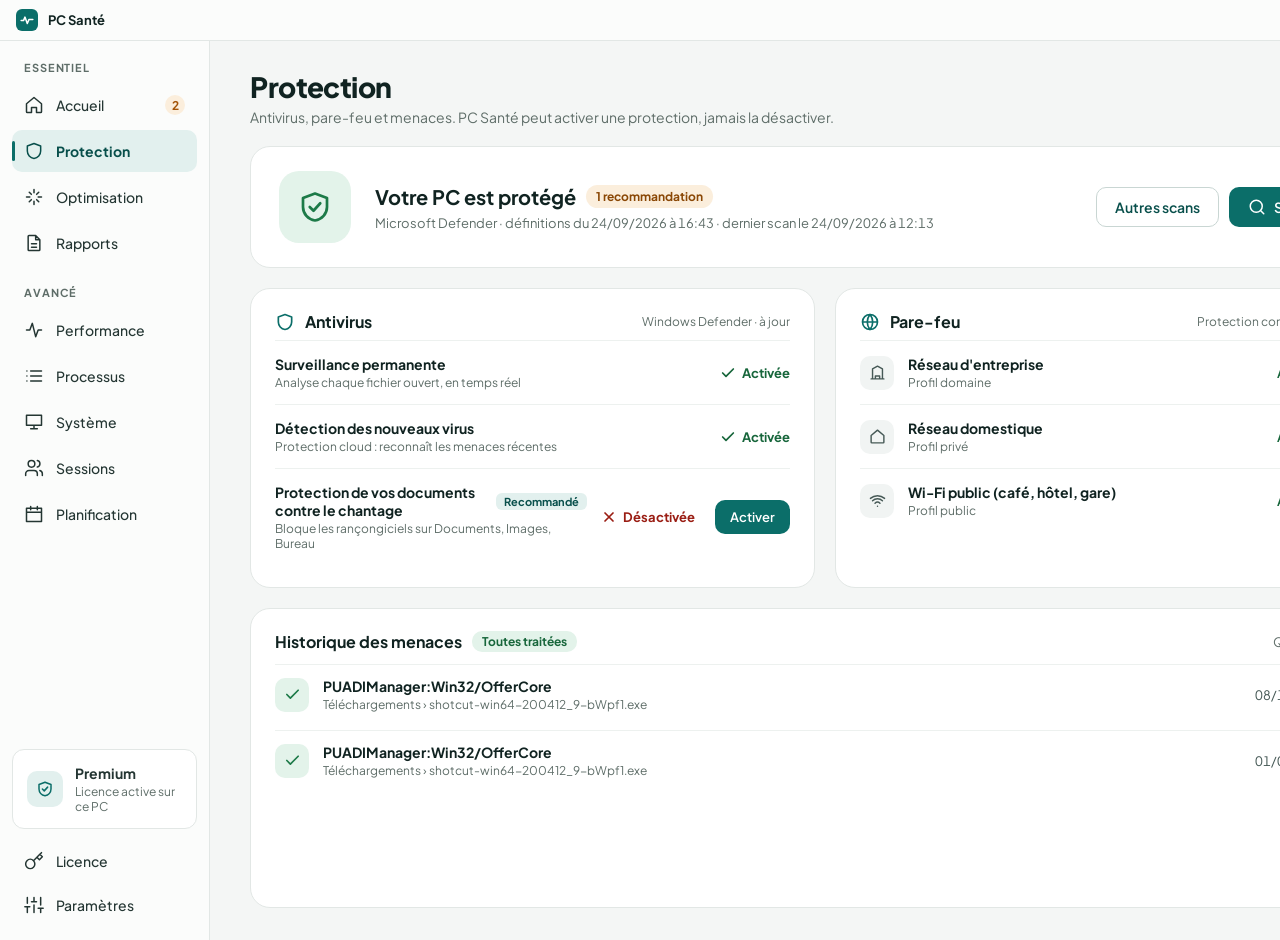
<file: docs/redesign/maquettes-html/02-protection.html>
<!doctype html>
<html lang="fr" dir="ltr">
<head>
<meta charset="utf-8">
<title>PC Santé — Protection</title>
<link rel="stylesheet" href="https://fonts.googleapis.com/css2?family=Plus+Jakarta+Sans:wght@400;500;600;700;800&family=IBM+Plex+Sans+Arabic:wght@400;500;600;700&display=swap">
<style>

body{margin:0;background:#F4F6F5}
.btn{display:inline-flex;align-items:center;justify-content:center;gap:8px;height:40px;padding:0 18px;border-radius:10px;font:600 14px 'Plus Jakarta Sans','Segoe UI',sans-serif;cursor:pointer;border:1px solid transparent;white-space:nowrap;box-sizing:border-box}
.btn-sm{height:34px;padding:0 14px;font-size:13px}
.btn-primary{background:#0B6E69;color:#FFFFFF}
.btn-primary:hover{background:#084F4B}
.btn-secondary{background:#FFFFFF;color:#084F4B;border-color:#C9D6D3}
.wbtn{width:46px;height:40px;border:0;background:transparent;color:#465956;display:flex;align-items:center;justify-content:center;cursor:pointer}
.num{font-variant-numeric:tabular-nums}
a{color:#0B6E69}

body{margin:0}
</style>
</head>
<body>


<div style="width: 1440px; height: 940px; display: flex; flex-direction: column; font-family: 'Plus Jakarta Sans', 'Segoe UI', sans-serif; color: #102321; background: #F4F6F5; overflow: hidden">

<header style="height: 40px; flex-shrink: 0; display: flex; align-items: center; justify-content: space-between; padding-left: 16px; background: #FBFCFB; border-bottom: 1px solid #E2E7E5">
<div style="display: flex; align-items: center; gap: 10px">
<div style="width: 22px; height: 22px; border-radius: 6px; background: #0B6E69; display: flex; align-items: center; justify-content: center"><svg width="14" height="14" viewBox="0 0 24 24" fill="none" stroke="#FFFFFF" stroke-width="2.6" stroke-linecap="round" stroke-linejoin="round" aria-hidden="true"><path d="M2 13h4l2.5-6 4 11 3-7H22"></path></svg></div>
<span style="font-size: 13px; font-weight: 700">PC Santé</span>
</div>
<div style="display: flex">
<button class="wbtn" aria-label="Réduire"><svg width="12" height="12" viewBox="0 0 12 12" aria-hidden="true"><path d="M1 6h10" stroke="currentColor" stroke-width="1.2"></path></svg></button>
<button class="wbtn" aria-label="Agrandir"><svg width="12" height="12" viewBox="0 0 12 12" aria-hidden="true"><rect x="1.5" y="1.5" width="9" height="9" rx="1.5" fill="none" stroke="currentColor" stroke-width="1.2"></rect></svg></button>
<button class="wbtn" aria-label="Fermer"><svg width="12" height="12" viewBox="0 0 12 12" aria-hidden="true"><path d="M1.5 1.5l9 9M10.5 1.5l-9 9" stroke="currentColor" stroke-width="1.2"></path></svg></button>
</div>
</header>

<div style="flex-grow: 1; display: flex; min-height: 0">


<nav dir="ltr" aria-label="Navigation principale" style="width: 248px; height: 900px; box-sizing: border-box; padding: 8px 12px 16px; display: flex; flex-direction: column; gap: 4px; font-family: 'Plus Jakarta Sans', 'Segoe UI', sans-serif; background: #FBFCFB; border-inline-end: 1px solid #E2E7E5; color: #243633">
<div style="font-size: 11px; font-weight: 700; letter-spacing: 0.08em; text-transform: uppercase; color: #5E6D68; padding: 12px 12px 6px">Essentiel</div>

<a href="#" style="position: relative; display: flex; align-items: center; gap: 12px; height: 42px; padding: 0 12px; border-radius: 10px; text-decoration: none; font-size: 14px; font-weight: 500; color: #243633; background: transparent">
<span style="position: absolute; inset-inline-start: 0; top: 11px; width: 3px; height: 20px; border-radius: 3px; background: transparent"></span>
<svg width="20" height="20" viewBox="0 0 24 24" fill="none" stroke="currentColor" stroke-width="1.8" stroke-linecap="round" stroke-linejoin="round" aria-hidden="true"><path d="M3 10.5 12 3l9 7.5V20a1 1 0 0 1-1 1h-5v-6h-6v6H4a1 1 0 0 1-1-1z"></path></svg>
<span style="flex-grow: 1">Accueil</span>
<span style="min-width: 20px; height: 20px; padding: 0 6px; box-sizing: border-box; border-radius: 10px; background: #FBEEDC; color: #A35407; font-size: 12px; font-weight: 700; display: flex; align-items: center; justify-content: center">2</span>
</a>

<a href="#" style="position: relative; display: flex; align-items: center; gap: 12px; height: 42px; padding: 0 12px; border-radius: 10px; text-decoration: none; font-size: 14px; font-weight: 700; color: #084F4B; background: #E2F0EE">
<span style="position: absolute; inset-inline-start: 0; top: 11px; width: 3px; height: 20px; border-radius: 3px; background: #0B6E69"></span>
<svg width="20" height="20" viewBox="0 0 24 24" fill="none" stroke="currentColor" stroke-width="1.8" stroke-linecap="round" stroke-linejoin="round" aria-hidden="true"><path d="M12 3 4 6v6c0 4.5 3.4 8.3 8 9 4.6-.7 8-4.5 8-9V6z"></path></svg>
<span style="flex-grow: 1">Protection</span>

</a>

<a href="#" style="position: relative; display: flex; align-items: center; gap: 12px; height: 42px; padding: 0 12px; border-radius: 10px; text-decoration: none; font-size: 14px; font-weight: 500; color: #243633; background: transparent">
<span style="position: absolute; inset-inline-start: 0; top: 11px; width: 3px; height: 20px; border-radius: 3px; background: transparent"></span>
<svg width="20" height="20" viewBox="0 0 24 24" fill="none" stroke="currentColor" stroke-width="1.8" stroke-linecap="round" stroke-linejoin="round" aria-hidden="true"><path d="M12 3v4M12 17v4M3 12h4M17 12h4M6.3 6.3l2.5 2.5M15.2 15.2l2.5 2.5M6.3 17.7l2.5-2.5M15.2 8.8l2.5-2.5"></path></svg>
<span style="flex-grow: 1">Optimisation</span>

</a>

<a href="#" style="position: relative; display: flex; align-items: center; gap: 12px; height: 42px; padding: 0 12px; border-radius: 10px; text-decoration: none; font-size: 14px; font-weight: 500; color: #243633; background: transparent">
<span style="position: absolute; inset-inline-start: 0; top: 11px; width: 3px; height: 20px; border-radius: 3px; background: transparent"></span>
<svg width="20" height="20" viewBox="0 0 24 24" fill="none" stroke="currentColor" stroke-width="1.8" stroke-linecap="round" stroke-linejoin="round" aria-hidden="true"><path d="M14 3H6a1 1 0 0 0-1 1v16a1 1 0 0 0 1 1h12a1 1 0 0 0 1-1V8zM14 3v5h5M9 13h6M9 17h6"></path></svg>
<span style="flex-grow: 1">Rapports</span>

</a>

<div style="font-size: 11px; font-weight: 700; letter-spacing: 0.08em; text-transform: uppercase; color: #5E6D68; padding: 18px 12px 6px">Avancé</div>

<a href="#" style="position: relative; display: flex; align-items: center; gap: 12px; height: 42px; padding: 0 12px; border-radius: 10px; text-decoration: none; font-size: 14px; font-weight: 500; color: #243633; background: transparent">
<span style="position: absolute; inset-inline-start: 0; top: 11px; width: 3px; height: 20px; border-radius: 3px; background: transparent"></span>
<svg width="20" height="20" viewBox="0 0 24 24" fill="none" stroke="currentColor" stroke-width="1.8" stroke-linecap="round" stroke-linejoin="round" aria-hidden="true"><path d="M3 12h4l3-8 4 16 3-8h4"></path></svg>
<span style="flex-grow: 1">Performance</span>
</a>

<a href="#" style="position: relative; display: flex; align-items: center; gap: 12px; height: 42px; padding: 0 12px; border-radius: 10px; text-decoration: none; font-size: 14px; font-weight: 500; color: #243633; background: transparent">
<span style="position: absolute; inset-inline-start: 0; top: 11px; width: 3px; height: 20px; border-radius: 3px; background: transparent"></span>
<svg width="20" height="20" viewBox="0 0 24 24" fill="none" stroke="currentColor" stroke-width="1.8" stroke-linecap="round" stroke-linejoin="round" aria-hidden="true"><path d="M8 6h13M8 12h13M8 18h13M3.5 6h.01M3.5 12h.01M3.5 18h.01"></path></svg>
<span style="flex-grow: 1">Processus</span>
</a>

<a href="#" style="position: relative; display: flex; align-items: center; gap: 12px; height: 42px; padding: 0 12px; border-radius: 10px; text-decoration: none; font-size: 14px; font-weight: 500; color: #243633; background: transparent">
<span style="position: absolute; inset-inline-start: 0; top: 11px; width: 3px; height: 20px; border-radius: 3px; background: transparent"></span>
<svg width="20" height="20" viewBox="0 0 24 24" fill="none" stroke="currentColor" stroke-width="1.8" stroke-linecap="round" stroke-linejoin="round" aria-hidden="true"><path d="M3 4h18v12H3zM8 20h8M12 16v4"></path></svg>
<span style="flex-grow: 1">Système</span>
</a>

<a href="#" style="position: relative; display: flex; align-items: center; gap: 12px; height: 42px; padding: 0 12px; border-radius: 10px; text-decoration: none; font-size: 14px; font-weight: 500; color: #243633; background: transparent">
<span style="position: absolute; inset-inline-start: 0; top: 11px; width: 3px; height: 20px; border-radius: 3px; background: transparent"></span>
<svg width="20" height="20" viewBox="0 0 24 24" fill="none" stroke="currentColor" stroke-width="1.8" stroke-linecap="round" stroke-linejoin="round" aria-hidden="true"><path d="M16 21v-2a4 4 0 0 0-4-4H6a4 4 0 0 0-4 4v2M9 11a4 4 0 1 0 0-8 4 4 0 0 0 0 8M22 21v-2a4 4 0 0 0-3-3.9M16 3.1a4 4 0 0 1 0 7.8"></path></svg>
<span style="flex-grow: 1">Sessions</span>
</a>

<a href="#" style="position: relative; display: flex; align-items: center; gap: 12px; height: 42px; padding: 0 12px; border-radius: 10px; text-decoration: none; font-size: 14px; font-weight: 500; color: #243633; background: transparent">
<span style="position: absolute; inset-inline-start: 0; top: 11px; width: 3px; height: 20px; border-radius: 3px; background: transparent"></span>
<svg width="20" height="20" viewBox="0 0 24 24" fill="none" stroke="currentColor" stroke-width="1.8" stroke-linecap="round" stroke-linejoin="round" aria-hidden="true"><path d="M3 5h18v16H3zM3 10h18M8 3v4M16 3v4"></path></svg>
<span style="flex-grow: 1">Planification</span>
</a>

<div style="flex-grow: 1"></div>
<div style="padding: 14px; border-radius: 12px; background: #FFFFFF; border: 1px solid #E2E7E5; display: flex; align-items: center; gap: 12px; margin-bottom: 8px">
<div style="width: 36px; height: 36px; flex-shrink: 0; border-radius: 10px; background: #E2F0EE; color: #0B6E69; display: flex; align-items: center; justify-content: center"><svg width="18" height="18" viewBox="0 0 24 24" fill="none" stroke="currentColor" stroke-width="2" stroke-linecap="round" stroke-linejoin="round" aria-hidden="true"><path d="M12 3 4 6v6c0 4.5 3.4 8.3 8 9 4.6-.7 8-4.5 8-9V6zM8.5 12l2.5 2.5 4.5-5"></path></svg></div>
<div style="display: flex; flex-direction: column; gap: 2px">
<span style="font-size: 14px; font-weight: 700">Premium</span>
<span style="font-size: 12px; color: #5E6D68">Licence active sur ce PC</span>
</div>
</div>

<a href="#" style="position: relative; display: flex; align-items: center; gap: 12px; height: 40px; padding: 0 12px; border-radius: 10px; text-decoration: none; font-size: 14px; font-weight: 500; color: #243633; background: transparent">
<span style="position: absolute; inset-inline-start: 0; top: 10px; width: 3px; height: 20px; border-radius: 3px; background: transparent"></span>
<svg width="20" height="20" viewBox="0 0 24 24" fill="none" stroke="currentColor" stroke-width="1.8" stroke-linecap="round" stroke-linejoin="round" aria-hidden="true"><path d="M21 2l-2 2m-7.6 7.6a5.5 5.5 0 1 1-7.8 7.8 5.5 5.5 0 0 1 7.8-7.8zm0 0L15.5 7.5m0 0 3 3L22 7l-3-3m-3.5 3.5L19 4"></path></svg>
<span>Licence</span>
</a>

<a href="#" style="position: relative; display: flex; align-items: center; gap: 12px; height: 40px; padding: 0 12px; border-radius: 10px; text-decoration: none; font-size: 14px; font-weight: 500; color: #243633; background: transparent">
<span style="position: absolute; inset-inline-start: 0; top: 10px; width: 3px; height: 20px; border-radius: 3px; background: transparent"></span>
<svg width="20" height="20" viewBox="0 0 24 24" fill="none" stroke="currentColor" stroke-width="1.8" stroke-linecap="round" stroke-linejoin="round" aria-hidden="true"><path d="M4 21v-7M4 10V3M12 21v-9M12 8V3M20 21v-5M20 12V3M1 14h6M9 8h6M17 16h6"></path></svg>
<span>Paramètres</span>
</a>

</nav>


<main style="flex-grow: 1; box-sizing: border-box; padding: 28px 40px 32px; display: flex; flex-direction: column; gap: 20px; min-width: 0">

<div style="display: flex; flex-direction: column; gap: 4px">
<h1 style="margin: 0; font-size: 28px; font-weight: 800; letter-spacing: -0.02em">Protection</h1>
<p style="margin: 0; font-size: 14px; color: #5E6D68">Antivirus, pare-feu et menaces. PC Santé peut activer une protection, jamais la désactiver.</p>
</div>

<section style="background: #FFFFFF; border: 1px solid #E2E7E5; border-radius: 20px; padding: 24px 28px; display: flex; align-items: center; gap: 24px">
<div style="width: 72px; height: 72px; flex-shrink: 0; border-radius: 20px; background: #E3F3EA; color: #1D7A48; display: flex; align-items: center; justify-content: center"><svg width="36" height="36" viewBox="0 0 24 24" fill="none" stroke="currentColor" stroke-width="1.8" stroke-linecap="round" stroke-linejoin="round" aria-hidden="true"><path d="M12 3 4 6v6c0 4.5 3.4 8.3 8 9 4.6-.7 8-4.5 8-9V6zM8.5 12l2.5 2.5 4.5-5"></path></svg></div>
<div style="flex-grow: 1; display: flex; flex-direction: column; gap: 6px">
<div style="display: flex; align-items: center; gap: 10px"><h2 style="margin: 0; font-size: 20px; font-weight: 700">Votre PC est protégé</h2><span style="font-size: 12px; font-weight: 700; color: #8A4705; background: #FBEEDC; padding: 4px 10px; border-radius: 12px">1 recommandation</span></div>
<span class="num" style="font-size: 13px; color: #5E6D68">Microsoft Defender · définitions du 24/09/2026 à 16:43 · dernier scan le 24/09/2026 à 12:13</span>
</div>
<div style="display: flex; gap: 10px">
<button class="btn btn-secondary">Autres scans</button>
<button class="btn btn-primary"><svg width="18" height="18" viewBox="0 0 24 24" fill="none" stroke="currentColor" stroke-width="2" stroke-linecap="round" stroke-linejoin="round" aria-hidden="true"><path d="M11 19a8 8 0 1 0 0-16 8 8 0 0 0 0 16zM21 21l-4.3-4.3"></path></svg>Scan rapide</button>
</div>
</section>

<div style="display: grid; grid-template-columns: repeat(2, minmax(0, 1fr)); gap: 20px">

<section style="background: #FFFFFF; border: 1px solid #E2E7E5; border-radius: 20px; padding: 22px 24px; display: flex; flex-direction: column">
<div style="display: flex; align-items: center; gap: 10px; margin-bottom: 8px">
<svg width="20" height="20" viewBox="0 0 24 24" fill="none" stroke="#0B6E69" stroke-width="2" stroke-linecap="round" stroke-linejoin="round" aria-hidden="true"><path d="M12 3 4 6v6c0 4.5 3.4 8.3 8 9 4.6-.7 8-4.5 8-9V6z"></path></svg>
<h2 style="margin: 0; font-size: 16px; font-weight: 700">Antivirus</h2>
<span style="margin-left: auto; font-size: 12px; color: #5E6D68">Windows Defender · à jour</span>
</div>

<div style="display: flex; align-items: center; gap: 14px; padding: 14px 0; border-top: 1px solid #EDF1EF">
<div style="flex-grow: 1; display: flex; flex-direction: column; gap: 2px">
<div style="display: flex; align-items: center; gap: 8px"><span style="font-size: 14px; font-weight: 700">Surveillance permanente</span></div>
<span style="font-size: 12px; color: #5E6D68">Analyse chaque fichier ouvert, en temps réel</span>
</div>

<span style="display: inline-flex; align-items: center; gap: 6px; font-size: 13px; font-weight: 700; color: #17663B"><svg width="16" height="16" viewBox="0 0 24 24" fill="none" stroke="currentColor" stroke-width="2.6" stroke-linecap="round" stroke-linejoin="round" aria-hidden="true"><path d="M20 6 9 17l-5-5"></path></svg>Activée</span>


</div>

<div style="display: flex; align-items: center; gap: 14px; padding: 14px 0; border-top: 1px solid #EDF1EF">
<div style="flex-grow: 1; display: flex; flex-direction: column; gap: 2px">
<div style="display: flex; align-items: center; gap: 8px"><span style="font-size: 14px; font-weight: 700">Détection des nouveaux virus</span></div>
<span style="font-size: 12px; color: #5E6D68">Protection cloud : reconnaît les menaces récentes</span>
</div>

<span style="display: inline-flex; align-items: center; gap: 6px; font-size: 13px; font-weight: 700; color: #17663B"><svg width="16" height="16" viewBox="0 0 24 24" fill="none" stroke="currentColor" stroke-width="2.6" stroke-linecap="round" stroke-linejoin="round" aria-hidden="true"><path d="M20 6 9 17l-5-5"></path></svg>Activée</span>


</div>

<div style="display: flex; align-items: center; gap: 14px; padding: 14px 0; border-top: 1px solid #EDF1EF">
<div style="flex-grow: 1; display: flex; flex-direction: column; gap: 2px">
<div style="display: flex; align-items: center; gap: 8px"><span style="font-size: 14px; font-weight: 700">Protection de vos documents contre le chantage</span><span style="font-size: 11px; font-weight: 700; color: #084F4B; background: #E2F0EE; padding: 2px 8px; border-radius: 6px">Recommandé</span></div>
<span style="font-size: 12px; color: #5E6D68">Bloque les rançongiciels sur Documents, Images, Bureau</span>
</div>


<span style="display: inline-flex; align-items: center; gap: 6px; font-size: 13px; font-weight: 700; color: #9A1D13; margin-right: 6px"><svg width="16" height="16" viewBox="0 0 24 24" fill="none" stroke="currentColor" stroke-width="2.6" stroke-linecap="round" stroke-linejoin="round" aria-hidden="true"><path d="M18 6 6 18M6 6l12 12"></path></svg>Désactivée</span>
<button class="btn btn-primary btn-sm">Activer</button>

</div>

</section>

<section style="background: #FFFFFF; border: 1px solid #E2E7E5; border-radius: 20px; padding: 22px 24px; display: flex; flex-direction: column">
<div style="display: flex; align-items: center; gap: 10px; margin-bottom: 8px">
<svg width="20" height="20" viewBox="0 0 24 24" fill="none" stroke="#0B6E69" stroke-width="2" stroke-linecap="round" stroke-linejoin="round" aria-hidden="true"><path d="M12 21a9 9 0 1 0 0-18 9 9 0 0 0 0 18zM3 12h18M12 3a14 14 0 0 1 0 18M12 3a14 14 0 0 0 0 18"></path></svg>
<h2 style="margin: 0; font-size: 16px; font-weight: 700">Pare-feu</h2>
<span style="margin-left: auto; font-size: 12px; color: #5E6D68">Protection contre les intrusions</span>
</div>

<div style="display: flex; align-items: center; gap: 14px; padding: 14px 0; border-top: 1px solid #EDF1EF">
<div style="width: 34px; height: 34px; border-radius: 10px; background: #F1F4F3; color: #465956; display: flex; align-items: center; justify-content: center"><svg width="17" height="17" viewBox="0 0 24 24" fill="none" stroke="currentColor" stroke-width="2" stroke-linecap="round" stroke-linejoin="round" aria-hidden="true"><path d="M3 21h18M5 21V7l7-4 7 4v14M9 21v-4h6v4"></path></svg></div>
<div style="flex-grow: 1; display: flex; flex-direction: column; gap: 2px">
<span style="font-size: 14px; font-weight: 700">Réseau d'entreprise</span>
<span style="font-size: 12px; color: #5E6D68">Profil domaine</span>
</div>
<span style="font-size: 13px; font-weight: 600; color: #17663B">Activé</span>
<button aria-pressed="true" aria-label="Réseau d'entreprise" style="width: 44px; height: 26px; border-radius: 13px; border: 0; background: #0B6E69; padding: 3px; display: flex; justify-content: flex-end; cursor: pointer"><span style="width: 20px; height: 20px; border-radius: 10px; background: #FFFFFF; display: block"></span></button>
</div>

<div style="display: flex; align-items: center; gap: 14px; padding: 14px 0; border-top: 1px solid #EDF1EF">
<div style="width: 34px; height: 34px; border-radius: 10px; background: #F1F4F3; color: #465956; display: flex; align-items: center; justify-content: center"><svg width="17" height="17" viewBox="0 0 24 24" fill="none" stroke="currentColor" stroke-width="2" stroke-linecap="round" stroke-linejoin="round" aria-hidden="true"><path d="M3 10.5 12 3l9 7.5V20a1 1 0 0 1-1 1H4a1 1 0 0 1-1-1z"></path></svg></div>
<div style="flex-grow: 1; display: flex; flex-direction: column; gap: 2px">
<span style="font-size: 14px; font-weight: 700">Réseau domestique</span>
<span style="font-size: 12px; color: #5E6D68">Profil privé</span>
</div>
<span style="font-size: 13px; font-weight: 600; color: #17663B">Activé</span>
<button aria-pressed="true" aria-label="Réseau domestique" style="width: 44px; height: 26px; border-radius: 13px; border: 0; background: #0B6E69; padding: 3px; display: flex; justify-content: flex-end; cursor: pointer"><span style="width: 20px; height: 20px; border-radius: 10px; background: #FFFFFF; display: block"></span></button>
</div>

<div style="display: flex; align-items: center; gap: 14px; padding: 14px 0; border-top: 1px solid #EDF1EF">
<div style="width: 34px; height: 34px; border-radius: 10px; background: #F1F4F3; color: #465956; display: flex; align-items: center; justify-content: center"><svg width="17" height="17" viewBox="0 0 24 24" fill="none" stroke="currentColor" stroke-width="2" stroke-linecap="round" stroke-linejoin="round" aria-hidden="true"><path d="M5 12.5a10 10 0 0 1 14 0M8.5 16a5 5 0 0 1 7 0M2 9a15 15 0 0 1 20 0M12 20h.01"></path></svg></div>
<div style="flex-grow: 1; display: flex; flex-direction: column; gap: 2px">
<span style="font-size: 14px; font-weight: 700">Wi-Fi public (café, hôtel, gare)</span>
<span style="font-size: 12px; color: #5E6D68">Profil public</span>
</div>
<span style="font-size: 13px; font-weight: 600; color: #17663B">Activé</span>
<button aria-pressed="true" aria-label="Wi-Fi public (café, hôtel, gare)" style="width: 44px; height: 26px; border-radius: 13px; border: 0; background: #0B6E69; padding: 3px; display: flex; justify-content: flex-end; cursor: pointer"><span style="width: 20px; height: 20px; border-radius: 10px; background: #FFFFFF; display: block"></span></button>
</div>

</section>
</div>

<section style="flex-grow: 1; background: #FFFFFF; border: 1px solid #E2E7E5; border-radius: 20px; padding: 22px 24px; display: flex; flex-direction: column; gap: 6px; min-height: 0">
<div style="display: flex; align-items: center; gap: 10px; margin-bottom: 6px">
<h2 style="margin: 0; font-size: 16px; font-weight: 700">Historique des menaces</h2>
<span style="font-size: 12px; font-weight: 700; color: #17663B; background: #E3F3EA; padding: 3px 10px; border-radius: 10px">Toutes traitées</span>
<span style="margin-left: auto; font-size: 13px; color: #5E6D68">Quarantaine vide</span>
</div>

<div style="display: flex; align-items: center; gap: 14px; padding: 12px 0; border-top: 1px solid #EDF1EF">
<div style="width: 34px; height: 34px; border-radius: 10px; background: #E3F3EA; color: #1D7A48; display: flex; align-items: center; justify-content: center; flex-shrink: 0"><svg width="17" height="17" viewBox="0 0 24 24" fill="none" stroke="currentColor" stroke-width="2.4" stroke-linecap="round" stroke-linejoin="round" aria-hidden="true"><path d="M20 6 9 17l-5-5"></path></svg></div>
<div style="flex-grow: 1; min-width: 0; display: flex; flex-direction: column; gap: 2px">
<span style="font-size: 14px; font-weight: 700">PUADIManager:Win32/OfferCore</span>
<span style="font-size: 12px; color: #5E6D68; white-space: nowrap; overflow: hidden; text-overflow: ellipsis">Téléchargements › shotcut-win64-200412_9-bWpf1.exe</span>
</div>
<span class="num" style="font-size: 13px; color: #465956; white-space: nowrap">08/11/2022 · 18:39</span>
</div>

<div style="display: flex; align-items: center; gap: 14px; padding: 12px 0; border-top: 1px solid #EDF1EF">
<div style="width: 34px; height: 34px; border-radius: 10px; background: #E3F3EA; color: #1D7A48; display: flex; align-items: center; justify-content: center; flex-shrink: 0"><svg width="17" height="17" viewBox="0 0 24 24" fill="none" stroke="currentColor" stroke-width="2.4" stroke-linecap="round" stroke-linejoin="round" aria-hidden="true"><path d="M20 6 9 17l-5-5"></path></svg></div>
<div style="flex-grow: 1; min-width: 0; display: flex; flex-direction: column; gap: 2px">
<span style="font-size: 14px; font-weight: 700">PUADIManager:Win32/OfferCore</span>
<span style="font-size: 12px; color: #5E6D68; white-space: nowrap; overflow: hidden; text-overflow: ellipsis">Téléchargements › shotcut-win64-200412_9-bWpf1.exe</span>
</div>
<span class="num" style="font-size: 13px; color: #465956; white-space: nowrap">01/02/2022 · 20:16</span>
</div>

</section>

</main>
</div>
</div>

</body>
</html>
</file>
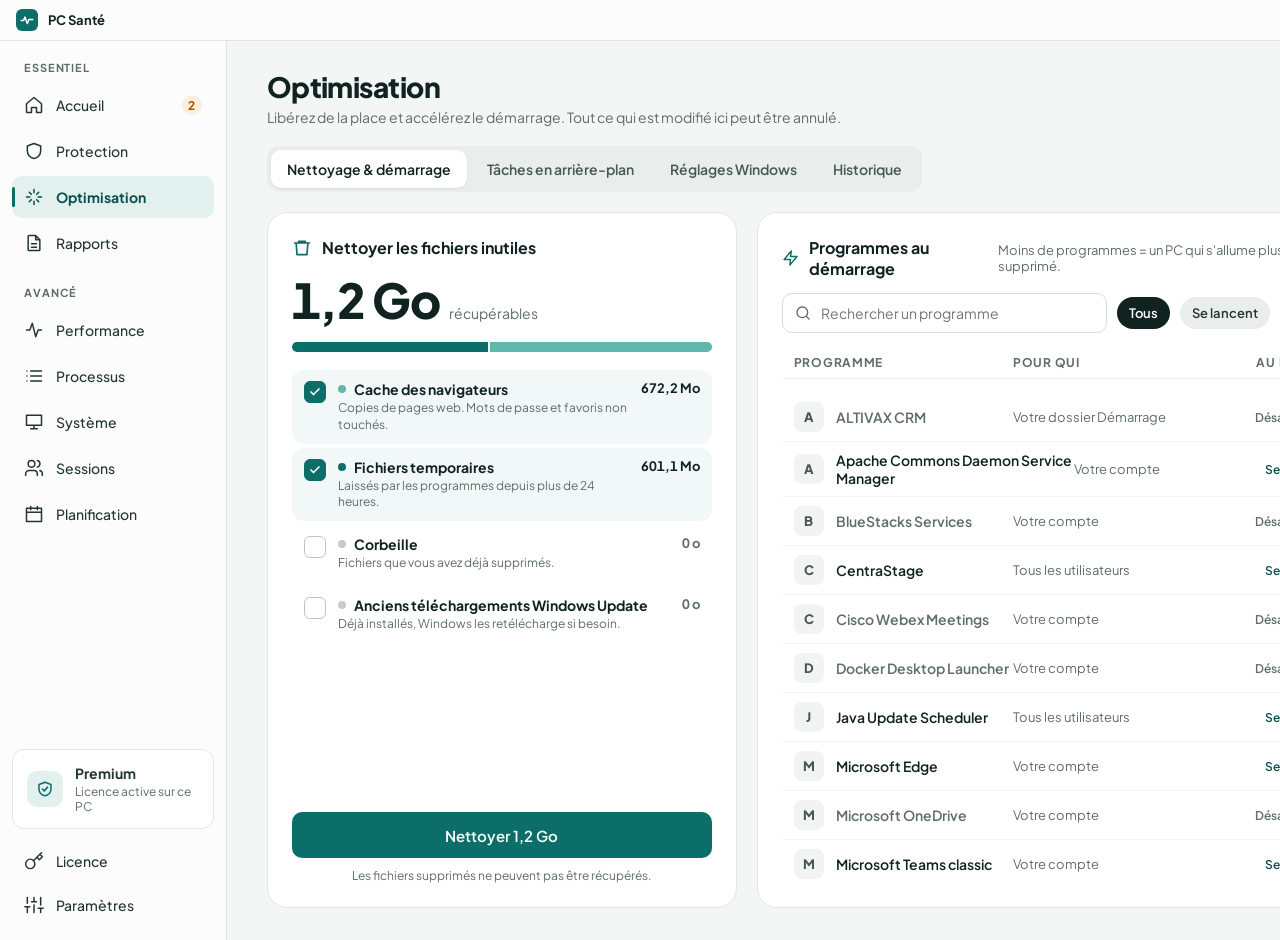
<file: docs/redesign/maquettes-html/03-optimisation.html>
<!doctype html>
<html lang="fr" dir="ltr">
<head>
<meta charset="utf-8">
<title>PC Santé — Optimisation</title>
<link rel="stylesheet" href="https://fonts.googleapis.com/css2?family=Plus+Jakarta+Sans:wght@400;500;600;700;800&family=IBM+Plex+Sans+Arabic:wght@400;500;600;700&display=swap">
<style>

body{margin:0;background:#F4F6F5}
.btn{display:inline-flex;align-items:center;justify-content:center;gap:8px;height:40px;padding:0 18px;border-radius:10px;font:600 14px 'Plus Jakarta Sans','Segoe UI',sans-serif;cursor:pointer;border:1px solid transparent;white-space:nowrap;box-sizing:border-box}
.btn-primary{background:#0B6E69;color:#FFFFFF}
.btn-primary:hover{background:#084F4B}
.wbtn{width:46px;height:40px;border:0;background:transparent;color:#465956;display:flex;align-items:center;justify-content:center;cursor:pointer}
.num{font-variant-numeric:tabular-nums}
.tab{height:38px;padding:0 16px;border-radius:10px;border:0;background:transparent;font:600 14px 'Plus Jakarta Sans','Segoe UI',sans-serif;color:#465956;cursor:pointer}
.chk{width:20px;height:20px;border-radius:6px;display:flex;align-items:center;justify-content:center;flex-shrink:0}

body{margin:0}
</style>
</head>
<body>


<div style="width: 1440px; height: 940px; display: flex; flex-direction: column; font-family: 'Plus Jakarta Sans', 'Segoe UI', sans-serif; color: #102321; background: #F4F6F5; overflow: hidden">

<header style="height: 40px; flex-shrink: 0; display: flex; align-items: center; justify-content: space-between; padding-left: 16px; background: #FBFCFB; border-bottom: 1px solid #E2E7E5">
<div style="display: flex; align-items: center; gap: 10px">
<div style="width: 22px; height: 22px; border-radius: 6px; background: #0B6E69; display: flex; align-items: center; justify-content: center"><svg width="14" height="14" viewBox="0 0 24 24" fill="none" stroke="#FFFFFF" stroke-width="2.6" stroke-linecap="round" stroke-linejoin="round" aria-hidden="true"><path d="M2 13h4l2.5-6 4 11 3-7H22"></path></svg></div>
<span style="font-size: 13px; font-weight: 700">PC Santé</span>
</div>
<div style="display: flex">
<button class="wbtn" aria-label="Réduire"><svg width="12" height="12" viewBox="0 0 12 12" aria-hidden="true"><path d="M1 6h10" stroke="currentColor" stroke-width="1.2"></path></svg></button>
<button class="wbtn" aria-label="Agrandir"><svg width="12" height="12" viewBox="0 0 12 12" aria-hidden="true"><rect x="1.5" y="1.5" width="9" height="9" rx="1.5" fill="none" stroke="currentColor" stroke-width="1.2"></rect></svg></button>
<button class="wbtn" aria-label="Fermer"><svg width="12" height="12" viewBox="0 0 12 12" aria-hidden="true"><path d="M1.5 1.5l9 9M10.5 1.5l-9 9" stroke="currentColor" stroke-width="1.2"></path></svg></button>
</div>
</header>

<div style="flex-grow: 1; display: flex; min-height: 0">


<nav dir="ltr" aria-label="Navigation principale" style="width: 248px; height: 900px; box-sizing: border-box; padding: 8px 12px 16px; display: flex; flex-direction: column; gap: 4px; font-family: 'Plus Jakarta Sans', 'Segoe UI', sans-serif; background: #FBFCFB; border-inline-end: 1px solid #E2E7E5; color: #243633">
<div style="font-size: 11px; font-weight: 700; letter-spacing: 0.08em; text-transform: uppercase; color: #5E6D68; padding: 12px 12px 6px">Essentiel</div>

<a href="#" style="position: relative; display: flex; align-items: center; gap: 12px; height: 42px; padding: 0 12px; border-radius: 10px; text-decoration: none; font-size: 14px; font-weight: 500; color: #243633; background: transparent">
<span style="position: absolute; inset-inline-start: 0; top: 11px; width: 3px; height: 20px; border-radius: 3px; background: transparent"></span>
<svg width="20" height="20" viewBox="0 0 24 24" fill="none" stroke="currentColor" stroke-width="1.8" stroke-linecap="round" stroke-linejoin="round" aria-hidden="true"><path d="M3 10.5 12 3l9 7.5V20a1 1 0 0 1-1 1h-5v-6h-6v6H4a1 1 0 0 1-1-1z"></path></svg>
<span style="flex-grow: 1">Accueil</span>
<span style="min-width: 20px; height: 20px; padding: 0 6px; box-sizing: border-box; border-radius: 10px; background: #FBEEDC; color: #A35407; font-size: 12px; font-weight: 700; display: flex; align-items: center; justify-content: center">2</span>
</a>

<a href="#" style="position: relative; display: flex; align-items: center; gap: 12px; height: 42px; padding: 0 12px; border-radius: 10px; text-decoration: none; font-size: 14px; font-weight: 500; color: #243633; background: transparent">
<span style="position: absolute; inset-inline-start: 0; top: 11px; width: 3px; height: 20px; border-radius: 3px; background: transparent"></span>
<svg width="20" height="20" viewBox="0 0 24 24" fill="none" stroke="currentColor" stroke-width="1.8" stroke-linecap="round" stroke-linejoin="round" aria-hidden="true"><path d="M12 3 4 6v6c0 4.5 3.4 8.3 8 9 4.6-.7 8-4.5 8-9V6z"></path></svg>
<span style="flex-grow: 1">Protection</span>

</a>

<a href="#" style="position: relative; display: flex; align-items: center; gap: 12px; height: 42px; padding: 0 12px; border-radius: 10px; text-decoration: none; font-size: 14px; font-weight: 700; color: #084F4B; background: #E2F0EE">
<span style="position: absolute; inset-inline-start: 0; top: 11px; width: 3px; height: 20px; border-radius: 3px; background: #0B6E69"></span>
<svg width="20" height="20" viewBox="0 0 24 24" fill="none" stroke="currentColor" stroke-width="1.8" stroke-linecap="round" stroke-linejoin="round" aria-hidden="true"><path d="M12 3v4M12 17v4M3 12h4M17 12h4M6.3 6.3l2.5 2.5M15.2 15.2l2.5 2.5M6.3 17.7l2.5-2.5M15.2 8.8l2.5-2.5"></path></svg>
<span style="flex-grow: 1">Optimisation</span>

</a>

<a href="#" style="position: relative; display: flex; align-items: center; gap: 12px; height: 42px; padding: 0 12px; border-radius: 10px; text-decoration: none; font-size: 14px; font-weight: 500; color: #243633; background: transparent">
<span style="position: absolute; inset-inline-start: 0; top: 11px; width: 3px; height: 20px; border-radius: 3px; background: transparent"></span>
<svg width="20" height="20" viewBox="0 0 24 24" fill="none" stroke="currentColor" stroke-width="1.8" stroke-linecap="round" stroke-linejoin="round" aria-hidden="true"><path d="M14 3H6a1 1 0 0 0-1 1v16a1 1 0 0 0 1 1h12a1 1 0 0 0 1-1V8zM14 3v5h5M9 13h6M9 17h6"></path></svg>
<span style="flex-grow: 1">Rapports</span>

</a>

<div style="font-size: 11px; font-weight: 700; letter-spacing: 0.08em; text-transform: uppercase; color: #5E6D68; padding: 18px 12px 6px">Avancé</div>

<a href="#" style="position: relative; display: flex; align-items: center; gap: 12px; height: 42px; padding: 0 12px; border-radius: 10px; text-decoration: none; font-size: 14px; font-weight: 500; color: #243633; background: transparent">
<span style="position: absolute; inset-inline-start: 0; top: 11px; width: 3px; height: 20px; border-radius: 3px; background: transparent"></span>
<svg width="20" height="20" viewBox="0 0 24 24" fill="none" stroke="currentColor" stroke-width="1.8" stroke-linecap="round" stroke-linejoin="round" aria-hidden="true"><path d="M3 12h4l3-8 4 16 3-8h4"></path></svg>
<span style="flex-grow: 1">Performance</span>
</a>

<a href="#" style="position: relative; display: flex; align-items: center; gap: 12px; height: 42px; padding: 0 12px; border-radius: 10px; text-decoration: none; font-size: 14px; font-weight: 500; color: #243633; background: transparent">
<span style="position: absolute; inset-inline-start: 0; top: 11px; width: 3px; height: 20px; border-radius: 3px; background: transparent"></span>
<svg width="20" height="20" viewBox="0 0 24 24" fill="none" stroke="currentColor" stroke-width="1.8" stroke-linecap="round" stroke-linejoin="round" aria-hidden="true"><path d="M8 6h13M8 12h13M8 18h13M3.5 6h.01M3.5 12h.01M3.5 18h.01"></path></svg>
<span style="flex-grow: 1">Processus</span>
</a>

<a href="#" style="position: relative; display: flex; align-items: center; gap: 12px; height: 42px; padding: 0 12px; border-radius: 10px; text-decoration: none; font-size: 14px; font-weight: 500; color: #243633; background: transparent">
<span style="position: absolute; inset-inline-start: 0; top: 11px; width: 3px; height: 20px; border-radius: 3px; background: transparent"></span>
<svg width="20" height="20" viewBox="0 0 24 24" fill="none" stroke="currentColor" stroke-width="1.8" stroke-linecap="round" stroke-linejoin="round" aria-hidden="true"><path d="M3 4h18v12H3zM8 20h8M12 16v4"></path></svg>
<span style="flex-grow: 1">Système</span>
</a>

<a href="#" style="position: relative; display: flex; align-items: center; gap: 12px; height: 42px; padding: 0 12px; border-radius: 10px; text-decoration: none; font-size: 14px; font-weight: 500; color: #243633; background: transparent">
<span style="position: absolute; inset-inline-start: 0; top: 11px; width: 3px; height: 20px; border-radius: 3px; background: transparent"></span>
<svg width="20" height="20" viewBox="0 0 24 24" fill="none" stroke="currentColor" stroke-width="1.8" stroke-linecap="round" stroke-linejoin="round" aria-hidden="true"><path d="M16 21v-2a4 4 0 0 0-4-4H6a4 4 0 0 0-4 4v2M9 11a4 4 0 1 0 0-8 4 4 0 0 0 0 8M22 21v-2a4 4 0 0 0-3-3.9M16 3.1a4 4 0 0 1 0 7.8"></path></svg>
<span style="flex-grow: 1">Sessions</span>
</a>

<a href="#" style="position: relative; display: flex; align-items: center; gap: 12px; height: 42px; padding: 0 12px; border-radius: 10px; text-decoration: none; font-size: 14px; font-weight: 500; color: #243633; background: transparent">
<span style="position: absolute; inset-inline-start: 0; top: 11px; width: 3px; height: 20px; border-radius: 3px; background: transparent"></span>
<svg width="20" height="20" viewBox="0 0 24 24" fill="none" stroke="currentColor" stroke-width="1.8" stroke-linecap="round" stroke-linejoin="round" aria-hidden="true"><path d="M3 5h18v16H3zM3 10h18M8 3v4M16 3v4"></path></svg>
<span style="flex-grow: 1">Planification</span>
</a>

<div style="flex-grow: 1"></div>
<div style="padding: 14px; border-radius: 12px; background: #FFFFFF; border: 1px solid #E2E7E5; display: flex; align-items: center; gap: 12px; margin-bottom: 8px">
<div style="width: 36px; height: 36px; flex-shrink: 0; border-radius: 10px; background: #E2F0EE; color: #0B6E69; display: flex; align-items: center; justify-content: center"><svg width="18" height="18" viewBox="0 0 24 24" fill="none" stroke="currentColor" stroke-width="2" stroke-linecap="round" stroke-linejoin="round" aria-hidden="true"><path d="M12 3 4 6v6c0 4.5 3.4 8.3 8 9 4.6-.7 8-4.5 8-9V6zM8.5 12l2.5 2.5 4.5-5"></path></svg></div>
<div style="display: flex; flex-direction: column; gap: 2px">
<span style="font-size: 14px; font-weight: 700">Premium</span>
<span style="font-size: 12px; color: #5E6D68">Licence active sur ce PC</span>
</div>
</div>

<a href="#" style="position: relative; display: flex; align-items: center; gap: 12px; height: 40px; padding: 0 12px; border-radius: 10px; text-decoration: none; font-size: 14px; font-weight: 500; color: #243633; background: transparent">
<span style="position: absolute; inset-inline-start: 0; top: 10px; width: 3px; height: 20px; border-radius: 3px; background: transparent"></span>
<svg width="20" height="20" viewBox="0 0 24 24" fill="none" stroke="currentColor" stroke-width="1.8" stroke-linecap="round" stroke-linejoin="round" aria-hidden="true"><path d="M21 2l-2 2m-7.6 7.6a5.5 5.5 0 1 1-7.8 7.8 5.5 5.5 0 0 1 7.8-7.8zm0 0L15.5 7.5m0 0 3 3L22 7l-3-3m-3.5 3.5L19 4"></path></svg>
<span>Licence</span>
</a>

<a href="#" style="position: relative; display: flex; align-items: center; gap: 12px; height: 40px; padding: 0 12px; border-radius: 10px; text-decoration: none; font-size: 14px; font-weight: 500; color: #243633; background: transparent">
<span style="position: absolute; inset-inline-start: 0; top: 10px; width: 3px; height: 20px; border-radius: 3px; background: transparent"></span>
<svg width="20" height="20" viewBox="0 0 24 24" fill="none" stroke="currentColor" stroke-width="1.8" stroke-linecap="round" stroke-linejoin="round" aria-hidden="true"><path d="M4 21v-7M4 10V3M12 21v-9M12 8V3M20 21v-5M20 12V3M1 14h6M9 8h6M17 16h6"></path></svg>
<span>Paramètres</span>
</a>

</nav>


<main style="flex-grow: 1; box-sizing: border-box; padding: 28px 40px 32px; display: flex; flex-direction: column; gap: 20px; min-width: 0">

<div style="display: flex; align-items: flex-end; justify-content: space-between">
<div style="display: flex; flex-direction: column; gap: 4px">
<h1 style="margin: 0; font-size: 28px; font-weight: 800; letter-spacing: -0.02em">Optimisation</h1>
<p style="margin: 0; font-size: 14px; color: #5E6D68">Libérez de la place et accélérez le démarrage. Tout ce qui est modifié ici peut être annulé.</p>
</div>
</div>

<nav aria-label="Sections" style="display: flex; gap: 4px; padding: 4px; background: #E9EEEC; border-radius: 12px; align-self: flex-start">
<button class="tab" style="background: #FFFFFF; color: #102321; box-shadow: 0 1px 2px rgba(16,35,33,0.08)">Nettoyage &amp; démarrage</button>
<button class="tab">Tâches en arrière-plan</button>
<button class="tab">Réglages Windows</button>
<button class="tab">Historique</button>
</nav>

<div style="flex-grow: 1; display: flex; gap: 20px; min-height: 0">

<section style="width: 420px; flex-shrink: 0; background: #FFFFFF; border: 1px solid #E2E7E5; border-radius: 20px; padding: 24px; display: flex; flex-direction: column; gap: 18px">
<div style="display: flex; align-items: center; gap: 10px">
<svg width="20" height="20" viewBox="0 0 24 24" fill="none" stroke="#0B6E69" stroke-width="2" stroke-linecap="round" stroke-linejoin="round" aria-hidden="true"><path d="M3 6h18M8 6V4h8v2M19 6l-1 14H6L5 6"></path></svg>
<h2 style="margin: 0; font-size: 16px; font-weight: 700">Nettoyer les fichiers inutiles</h2>
</div>
<div style="display: flex; align-items: baseline; gap: 10px">
<span class="num" style="font-size: 48px; font-weight: 800; letter-spacing: -0.03em; line-height: 1">1,2 Go</span>
<span style="font-size: 14px; color: #5E6D68">récupérables</span>
</div>
<div style="display: flex; height: 10px; border-radius: 5px; overflow: hidden; background: #E9EEEC" aria-hidden="true">
<div style="width: 47%; background: #0B6E69"></div>
<div style="width: 2px; background: #FFFFFF"></div>
<div style="width: 53%; background: #5FB7AE"></div>
</div>
<div style="display: flex; flex-direction: column; gap: 4px">

<label style="display: flex; align-items: flex-start; gap: 12px; padding: 10px 12px; border-radius: 12px; background: #F2F8F7; cursor: pointer">
<span class="chk" style="background: #0B6E69; border: 1.5px solid #0B6E69; margin-top: 1px"><svg width="12" height="12" viewBox="0 0 24 24" fill="none" stroke="#FFFFFF" stroke-width="3.4" stroke-linecap="round" stroke-linejoin="round" aria-hidden="true"><path d="M20 6 9 17l-5-5"></path></svg></span>
<span style="flex-grow: 1; display: flex; flex-direction: column; gap: 2px">
<span style="display: flex; align-items: center; gap: 8px; font-size: 14px; font-weight: 700"><span style="width: 8px; height: 8px; border-radius: 4px; background: #5FB7AE"></span>Cache des navigateurs</span>
<span style="font-size: 12px; color: #5E6D68; line-height: 1.4">Copies de pages web. Mots de passe et favoris non touchés.</span>
</span>
<span class="num" style="font-size: 13px; font-weight: 700; color: #102321; white-space: nowrap">672,2 Mo</span>
</label>

<label style="display: flex; align-items: flex-start; gap: 12px; padding: 10px 12px; border-radius: 12px; background: #F2F8F7; cursor: pointer">
<span class="chk" style="background: #0B6E69; border: 1.5px solid #0B6E69; margin-top: 1px"><svg width="12" height="12" viewBox="0 0 24 24" fill="none" stroke="#FFFFFF" stroke-width="3.4" stroke-linecap="round" stroke-linejoin="round" aria-hidden="true"><path d="M20 6 9 17l-5-5"></path></svg></span>
<span style="flex-grow: 1; display: flex; flex-direction: column; gap: 2px">
<span style="display: flex; align-items: center; gap: 8px; font-size: 14px; font-weight: 700"><span style="width: 8px; height: 8px; border-radius: 4px; background: #0B6E69"></span>Fichiers temporaires</span>
<span style="font-size: 12px; color: #5E6D68; line-height: 1.4">Laissés par les programmes depuis plus de 24 heures.</span>
</span>
<span class="num" style="font-size: 13px; font-weight: 700; color: #102321; white-space: nowrap">601,1 Mo</span>
</label>

<label style="display: flex; align-items: flex-start; gap: 12px; padding: 10px 12px; border-radius: 12px; background: transparent; cursor: pointer">
<span class="chk" style="background: #FFFFFF; border: 1.5px solid #B9C6C2; margin-top: 1px"><svg width="12" height="12" viewBox="0 0 24 24" fill="none" stroke="#FFFFFF" stroke-width="3.4" stroke-linecap="round" stroke-linejoin="round" aria-hidden="true"><path d="M20 6 9 17l-5-5"></path></svg></span>
<span style="flex-grow: 1; display: flex; flex-direction: column; gap: 2px">
<span style="display: flex; align-items: center; gap: 8px; font-size: 14px; font-weight: 700"><span style="width: 8px; height: 8px; border-radius: 4px; background: #C3CECB"></span>Corbeille</span>
<span style="font-size: 12px; color: #5E6D68; line-height: 1.4">Fichiers que vous avez déjà supprimés.</span>
</span>
<span class="num" style="font-size: 13px; font-weight: 700; color: #5E6D68; white-space: nowrap">0 o</span>
</label>

<label style="display: flex; align-items: flex-start; gap: 12px; padding: 10px 12px; border-radius: 12px; background: transparent; cursor: pointer">
<span class="chk" style="background: #FFFFFF; border: 1.5px solid #B9C6C2; margin-top: 1px"><svg width="12" height="12" viewBox="0 0 24 24" fill="none" stroke="#FFFFFF" stroke-width="3.4" stroke-linecap="round" stroke-linejoin="round" aria-hidden="true"><path d="M20 6 9 17l-5-5"></path></svg></span>
<span style="flex-grow: 1; display: flex; flex-direction: column; gap: 2px">
<span style="display: flex; align-items: center; gap: 8px; font-size: 14px; font-weight: 700"><span style="width: 8px; height: 8px; border-radius: 4px; background: #C3CECB"></span>Anciens téléchargements Windows Update</span>
<span style="font-size: 12px; color: #5E6D68; line-height: 1.4">Déjà installés, Windows les retélécharge si besoin.</span>
</span>
<span class="num" style="font-size: 13px; font-weight: 700; color: #5E6D68; white-space: nowrap">0 o</span>
</label>

</div>
<div style="margin-top: auto; display: flex; flex-direction: column; gap: 10px">
<button class="btn btn-primary" style="width: 100%; height: 46px; font-size: 15px">Nettoyer 1,2 Go</button>
<span style="font-size: 12px; color: #5E6D68; text-align: center">Les fichiers supprimés ne peuvent pas être récupérés.</span>
</div>
</section>

<section style="flex-grow: 1; min-width: 0; background: #FFFFFF; border: 1px solid #E2E7E5; border-radius: 20px; padding: 24px; display: flex; flex-direction: column; gap: 14px; min-height: 0">
<div style="display: flex; align-items: center; gap: 10px">
<svg width="20" height="20" viewBox="0 0 24 24" fill="none" stroke="#0B6E69" stroke-width="2" stroke-linecap="round" stroke-linejoin="round" aria-hidden="true"><path d="M13 2 3 14h9l-1 8 10-12h-9z"></path></svg>
<h2 style="margin: 0; font-size: 16px; font-weight: 700">Programmes au démarrage</h2>
<span style="font-size: 13px; color: #5E6D68">Moins de programmes = un PC qui s'allume plus vite. Rien n'est supprimé.</span>
</div>
<div style="display: flex; gap: 10px; align-items: center">
<label style="flex-grow: 1; display: flex; align-items: center; gap: 8px; height: 38px; padding: 0 12px; border: 1px solid #D5DEDB; border-radius: 10px; color: #5E6D68"><svg width="16" height="16" viewBox="0 0 24 24" fill="none" stroke="currentColor" stroke-width="2" stroke-linecap="round" stroke-linejoin="round" aria-hidden="true"><path d="M11 19a8 8 0 1 0 0-16 8 8 0 0 0 0 16zM21 21l-4.3-4.3"></path></svg><input placeholder="Rechercher un programme" aria-label="Rechercher un programme" style="border: 0; outline: none; flex-grow: 1; font: 400 14px 'Plus Jakarta Sans', sans-serif; color: #102321; background: transparent"></label>
<span style="height: 32px; padding: 0 12px; border-radius: 16px; background: #102321; color: #FFFFFF; font-size: 13px; font-weight: 600; display: inline-flex; align-items: center">Tous</span>
<span style="height: 32px; padding: 0 12px; border-radius: 16px; background: #E9EEEC; color: #243633; font-size: 13px; font-weight: 600; display: inline-flex; align-items: center">Se lancent</span>
<span style="height: 32px; padding: 0 12px; border-radius: 16px; background: #E9EEEC; color: #243633; font-size: 13px; font-weight: 600; display: inline-flex; align-items: center">Désactivés</span>
</div>
<div style="display: flex; padding: 8px 12px; font-size: 12px; font-weight: 700; color: #5E6D68; text-transform: uppercase; letter-spacing: 0.06em; border-bottom: 1px solid #EDF1EF">
<span style="flex-grow: 1">Programme</span>
<span style="width: 200px">Pour qui</span>
<span style="width: 150px; text-align: right">Au démarrage</span>
</div>
<div style="display: flex; flex-direction: column; overflow: hidden">

<div style="display: flex; align-items: center; padding: 9px 12px; border-bottom: 1px solid #F1F4F3">
<div style="flex-grow: 1; display: flex; align-items: center; gap: 12px; min-width: 0">
<span style="width: 30px; height: 30px; border-radius: 8px; background: #F1F4F3; color: #465956; font-size: 13px; font-weight: 800; display: flex; align-items: center; justify-content: center; flex-shrink: 0">A</span>
<span style="font-size: 14px; font-weight: 600; color: #5E6D68">ALTIVAX CRM</span>
</div>
<span style="width: 200px; font-size: 13px; color: #5E6D68">Votre dossier Démarrage</span>
<div style="width: 150px; display: flex; align-items: center; justify-content: flex-end; gap: 10px">
<span style="font-size: 12px; font-weight: 600; color: #5E6D68">Désactivé</span>
<button aria-pressed="false" aria-label="Lancer ALTIVAX CRM au démarrage" style="width: 40px; height: 24px; border-radius: 12px; border: 0; background: #C3CECB; padding: 3px; display: flex; justify-content: flex-start; cursor: pointer"><span style="width: 18px; height: 18px; border-radius: 9px; background: #FFFFFF; display: block"></span></button>
</div>
</div>

<div style="display: flex; align-items: center; padding: 9px 12px; border-bottom: 1px solid #F1F4F3">
<div style="flex-grow: 1; display: flex; align-items: center; gap: 12px; min-width: 0">
<span style="width: 30px; height: 30px; border-radius: 8px; background: #F1F4F3; color: #465956; font-size: 13px; font-weight: 800; display: flex; align-items: center; justify-content: center; flex-shrink: 0">A</span>
<span style="font-size: 14px; font-weight: 600; color: #102321">Apache Commons Daemon Service Manager</span>
</div>
<span style="width: 200px; font-size: 13px; color: #5E6D68">Votre compte</span>
<div style="width: 150px; display: flex; align-items: center; justify-content: flex-end; gap: 10px">
<span style="font-size: 12px; font-weight: 600; color: #084F4B">Se lance</span>
<button aria-pressed="true" aria-label="Lancer Apache Commons Daemon Service Manager au démarrage" style="width: 40px; height: 24px; border-radius: 12px; border: 0; background: #0B6E69; padding: 3px; display: flex; justify-content: flex-end; cursor: pointer"><span style="width: 18px; height: 18px; border-radius: 9px; background: #FFFFFF; display: block"></span></button>
</div>
</div>

<div style="display: flex; align-items: center; padding: 9px 12px; border-bottom: 1px solid #F1F4F3">
<div style="flex-grow: 1; display: flex; align-items: center; gap: 12px; min-width: 0">
<span style="width: 30px; height: 30px; border-radius: 8px; background: #F1F4F3; color: #465956; font-size: 13px; font-weight: 800; display: flex; align-items: center; justify-content: center; flex-shrink: 0">B</span>
<span style="font-size: 14px; font-weight: 600; color: #5E6D68">BlueStacks Services</span>
</div>
<span style="width: 200px; font-size: 13px; color: #5E6D68">Votre compte</span>
<div style="width: 150px; display: flex; align-items: center; justify-content: flex-end; gap: 10px">
<span style="font-size: 12px; font-weight: 600; color: #5E6D68">Désactivé</span>
<button aria-pressed="false" aria-label="Lancer BlueStacks Services au démarrage" style="width: 40px; height: 24px; border-radius: 12px; border: 0; background: #C3CECB; padding: 3px; display: flex; justify-content: flex-start; cursor: pointer"><span style="width: 18px; height: 18px; border-radius: 9px; background: #FFFFFF; display: block"></span></button>
</div>
</div>

<div style="display: flex; align-items: center; padding: 9px 12px; border-bottom: 1px solid #F1F4F3">
<div style="flex-grow: 1; display: flex; align-items: center; gap: 12px; min-width: 0">
<span style="width: 30px; height: 30px; border-radius: 8px; background: #F1F4F3; color: #465956; font-size: 13px; font-weight: 800; display: flex; align-items: center; justify-content: center; flex-shrink: 0">C</span>
<span style="font-size: 14px; font-weight: 600; color: #102321">CentraStage</span>
</div>
<span style="width: 200px; font-size: 13px; color: #5E6D68">Tous les utilisateurs</span>
<div style="width: 150px; display: flex; align-items: center; justify-content: flex-end; gap: 10px">
<span style="font-size: 12px; font-weight: 600; color: #084F4B">Se lance</span>
<button aria-pressed="true" aria-label="Lancer CentraStage au démarrage" style="width: 40px; height: 24px; border-radius: 12px; border: 0; background: #0B6E69; padding: 3px; display: flex; justify-content: flex-end; cursor: pointer"><span style="width: 18px; height: 18px; border-radius: 9px; background: #FFFFFF; display: block"></span></button>
</div>
</div>

<div style="display: flex; align-items: center; padding: 9px 12px; border-bottom: 1px solid #F1F4F3">
<div style="flex-grow: 1; display: flex; align-items: center; gap: 12px; min-width: 0">
<span style="width: 30px; height: 30px; border-radius: 8px; background: #F1F4F3; color: #465956; font-size: 13px; font-weight: 800; display: flex; align-items: center; justify-content: center; flex-shrink: 0">C</span>
<span style="font-size: 14px; font-weight: 600; color: #5E6D68">Cisco Webex Meetings</span>
</div>
<span style="width: 200px; font-size: 13px; color: #5E6D68">Votre compte</span>
<div style="width: 150px; display: flex; align-items: center; justify-content: flex-end; gap: 10px">
<span style="font-size: 12px; font-weight: 600; color: #5E6D68">Désactivé</span>
<button aria-pressed="false" aria-label="Lancer Cisco Webex Meetings au démarrage" style="width: 40px; height: 24px; border-radius: 12px; border: 0; background: #C3CECB; padding: 3px; display: flex; justify-content: flex-start; cursor: pointer"><span style="width: 18px; height: 18px; border-radius: 9px; background: #FFFFFF; display: block"></span></button>
</div>
</div>

<div style="display: flex; align-items: center; padding: 9px 12px; border-bottom: 1px solid #F1F4F3">
<div style="flex-grow: 1; display: flex; align-items: center; gap: 12px; min-width: 0">
<span style="width: 30px; height: 30px; border-radius: 8px; background: #F1F4F3; color: #465956; font-size: 13px; font-weight: 800; display: flex; align-items: center; justify-content: center; flex-shrink: 0">D</span>
<span style="font-size: 14px; font-weight: 600; color: #5E6D68">Docker Desktop Launcher</span>
</div>
<span style="width: 200px; font-size: 13px; color: #5E6D68">Votre compte</span>
<div style="width: 150px; display: flex; align-items: center; justify-content: flex-end; gap: 10px">
<span style="font-size: 12px; font-weight: 600; color: #5E6D68">Désactivé</span>
<button aria-pressed="false" aria-label="Lancer Docker Desktop Launcher au démarrage" style="width: 40px; height: 24px; border-radius: 12px; border: 0; background: #C3CECB; padding: 3px; display: flex; justify-content: flex-start; cursor: pointer"><span style="width: 18px; height: 18px; border-radius: 9px; background: #FFFFFF; display: block"></span></button>
</div>
</div>

<div style="display: flex; align-items: center; padding: 9px 12px; border-bottom: 1px solid #F1F4F3">
<div style="flex-grow: 1; display: flex; align-items: center; gap: 12px; min-width: 0">
<span style="width: 30px; height: 30px; border-radius: 8px; background: #F1F4F3; color: #465956; font-size: 13px; font-weight: 800; display: flex; align-items: center; justify-content: center; flex-shrink: 0">J</span>
<span style="font-size: 14px; font-weight: 600; color: #102321">Java Update Scheduler</span>
</div>
<span style="width: 200px; font-size: 13px; color: #5E6D68">Tous les utilisateurs</span>
<div style="width: 150px; display: flex; align-items: center; justify-content: flex-end; gap: 10px">
<span style="font-size: 12px; font-weight: 600; color: #084F4B">Se lance</span>
<button aria-pressed="true" aria-label="Lancer Java Update Scheduler au démarrage" style="width: 40px; height: 24px; border-radius: 12px; border: 0; background: #0B6E69; padding: 3px; display: flex; justify-content: flex-end; cursor: pointer"><span style="width: 18px; height: 18px; border-radius: 9px; background: #FFFFFF; display: block"></span></button>
</div>
</div>

<div style="display: flex; align-items: center; padding: 9px 12px; border-bottom: 1px solid #F1F4F3">
<div style="flex-grow: 1; display: flex; align-items: center; gap: 12px; min-width: 0">
<span style="width: 30px; height: 30px; border-radius: 8px; background: #F1F4F3; color: #465956; font-size: 13px; font-weight: 800; display: flex; align-items: center; justify-content: center; flex-shrink: 0">M</span>
<span style="font-size: 14px; font-weight: 600; color: #102321">Microsoft Edge</span>
</div>
<span style="width: 200px; font-size: 13px; color: #5E6D68">Votre compte</span>
<div style="width: 150px; display: flex; align-items: center; justify-content: flex-end; gap: 10px">
<span style="font-size: 12px; font-weight: 600; color: #084F4B">Se lance</span>
<button aria-pressed="true" aria-label="Lancer Microsoft Edge au démarrage" style="width: 40px; height: 24px; border-radius: 12px; border: 0; background: #0B6E69; padding: 3px; display: flex; justify-content: flex-end; cursor: pointer"><span style="width: 18px; height: 18px; border-radius: 9px; background: #FFFFFF; display: block"></span></button>
</div>
</div>

<div style="display: flex; align-items: center; padding: 9px 12px; border-bottom: 1px solid #F1F4F3">
<div style="flex-grow: 1; display: flex; align-items: center; gap: 12px; min-width: 0">
<span style="width: 30px; height: 30px; border-radius: 8px; background: #F1F4F3; color: #465956; font-size: 13px; font-weight: 800; display: flex; align-items: center; justify-content: center; flex-shrink: 0">M</span>
<span style="font-size: 14px; font-weight: 600; color: #5E6D68">Microsoft OneDrive</span>
</div>
<span style="width: 200px; font-size: 13px; color: #5E6D68">Votre compte</span>
<div style="width: 150px; display: flex; align-items: center; justify-content: flex-end; gap: 10px">
<span style="font-size: 12px; font-weight: 600; color: #5E6D68">Désactivé</span>
<button aria-pressed="false" aria-label="Lancer Microsoft OneDrive au démarrage" style="width: 40px; height: 24px; border-radius: 12px; border: 0; background: #C3CECB; padding: 3px; display: flex; justify-content: flex-start; cursor: pointer"><span style="width: 18px; height: 18px; border-radius: 9px; background: #FFFFFF; display: block"></span></button>
</div>
</div>

<div style="display: flex; align-items: center; padding: 9px 12px; border-bottom: 1px solid #F1F4F3">
<div style="flex-grow: 1; display: flex; align-items: center; gap: 12px; min-width: 0">
<span style="width: 30px; height: 30px; border-radius: 8px; background: #F1F4F3; color: #465956; font-size: 13px; font-weight: 800; display: flex; align-items: center; justify-content: center; flex-shrink: 0">M</span>
<span style="font-size: 14px; font-weight: 600; color: #102321">Microsoft Teams classic</span>
</div>
<span style="width: 200px; font-size: 13px; color: #5E6D68">Votre compte</span>
<div style="width: 150px; display: flex; align-items: center; justify-content: flex-end; gap: 10px">
<span style="font-size: 12px; font-weight: 600; color: #084F4B">Se lance</span>
<button aria-pressed="true" aria-label="Lancer Microsoft Teams classic au démarrage" style="width: 40px; height: 24px; border-radius: 12px; border: 0; background: #0B6E69; padding: 3px; display: flex; justify-content: flex-end; cursor: pointer"><span style="width: 18px; height: 18px; border-radius: 9px; background: #FFFFFF; display: block"></span></button>
</div>
</div>

<div style="display: flex; align-items: center; padding: 9px 12px; border-bottom: 1px solid #F1F4F3">
<div style="flex-grow: 1; display: flex; align-items: center; gap: 12px; min-width: 0">
<span style="width: 30px; height: 30px; border-radius: 8px; background: #F1F4F3; color: #465956; font-size: 13px; font-weight: 800; display: flex; align-items: center; justify-content: center; flex-shrink: 0">N</span>
<span style="font-size: 14px; font-weight: 600; color: #5E6D68">Notion</span>
</div>
<span style="width: 200px; font-size: 13px; color: #5E6D68">Votre compte</span>
<div style="width: 150px; display: flex; align-items: center; justify-content: flex-end; gap: 10px">
<span style="font-size: 12px; font-weight: 600; color: #5E6D68">Désactivé</span>
<button aria-pressed="false" aria-label="Lancer Notion au démarrage" style="width: 40px; height: 24px; border-radius: 12px; border: 0; background: #C3CECB; padding: 3px; display: flex; justify-content: flex-start; cursor: pointer"><span style="width: 18px; height: 18px; border-radius: 9px; background: #FFFFFF; display: block"></span></button>
</div>
</div>

</div>
</section>

</div>
</main>
</div>
</div>

</body>
</html>
</file>
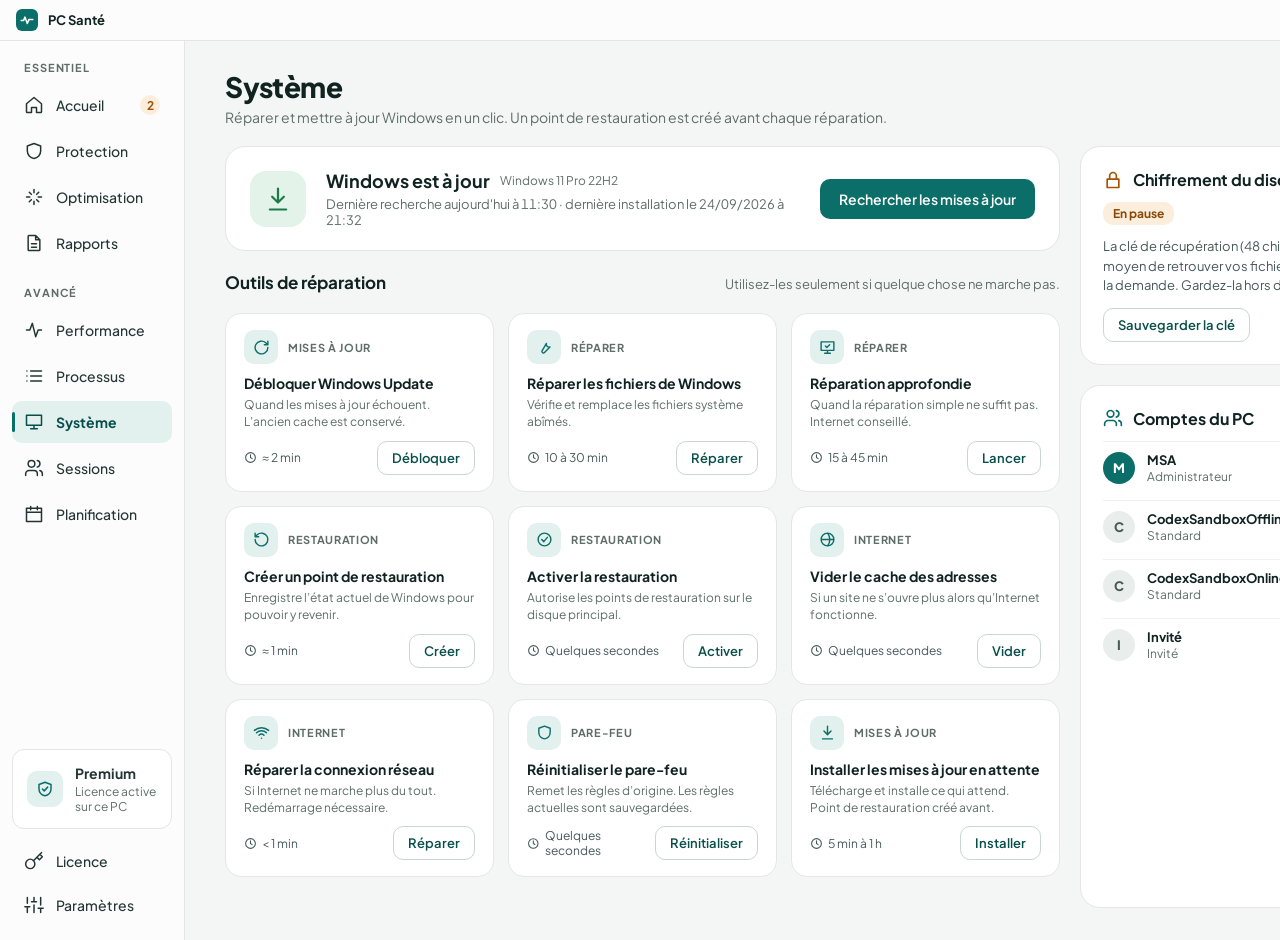
<file: docs/redesign/maquettes-html/04-systeme.html>
<!doctype html>
<html lang="fr" dir="ltr">
<head>
<meta charset="utf-8">
<title>PC Santé — Système</title>
<link rel="stylesheet" href="https://fonts.googleapis.com/css2?family=Plus+Jakarta+Sans:wght@400;500;600;700;800&family=IBM+Plex+Sans+Arabic:wght@400;500;600;700&display=swap">
<style>

body{margin:0;background:#F4F6F5}
.btn{display:inline-flex;align-items:center;justify-content:center;gap:8px;height:40px;padding:0 18px;border-radius:10px;font:600 14px 'Plus Jakarta Sans','Segoe UI',sans-serif;cursor:pointer;border:1px solid transparent;white-space:nowrap;box-sizing:border-box}
.btn-sm{height:34px;padding:0 14px;font-size:13px}
.btn-primary{background:#0B6E69;color:#FFFFFF}
.btn-secondary{background:#FFFFFF;color:#084F4B;border-color:#C9D6D3}
.btn-secondary:hover{background:#F2F7F6}
.wbtn{width:46px;height:40px;border:0;background:transparent;color:#465956;display:flex;align-items:center;justify-content:center;cursor:pointer}
.num{font-variant-numeric:tabular-nums}

body{margin:0}
</style>
</head>
<body>


<div style="width: 1440px; height: 940px; display: flex; flex-direction: column; font-family: 'Plus Jakarta Sans', 'Segoe UI', sans-serif; color: #102321; background: #F4F6F5; overflow: hidden">

<header style="height: 40px; flex-shrink: 0; display: flex; align-items: center; justify-content: space-between; padding-left: 16px; background: #FBFCFB; border-bottom: 1px solid #E2E7E5">
<div style="display: flex; align-items: center; gap: 10px">
<div style="width: 22px; height: 22px; border-radius: 6px; background: #0B6E69; display: flex; align-items: center; justify-content: center"><svg width="14" height="14" viewBox="0 0 24 24" fill="none" stroke="#FFFFFF" stroke-width="2.6" stroke-linecap="round" stroke-linejoin="round" aria-hidden="true"><path d="M2 13h4l2.5-6 4 11 3-7H22"></path></svg></div>
<span style="font-size: 13px; font-weight: 700">PC Santé</span>
</div>
<div style="display: flex">
<button class="wbtn" aria-label="Réduire"><svg width="12" height="12" viewBox="0 0 12 12" aria-hidden="true"><path d="M1 6h10" stroke="currentColor" stroke-width="1.2"></path></svg></button>
<button class="wbtn" aria-label="Agrandir"><svg width="12" height="12" viewBox="0 0 12 12" aria-hidden="true"><rect x="1.5" y="1.5" width="9" height="9" rx="1.5" fill="none" stroke="currentColor" stroke-width="1.2"></rect></svg></button>
<button class="wbtn" aria-label="Fermer"><svg width="12" height="12" viewBox="0 0 12 12" aria-hidden="true"><path d="M1.5 1.5l9 9M10.5 1.5l-9 9" stroke="currentColor" stroke-width="1.2"></path></svg></button>
</div>
</header>

<div style="flex-grow: 1; display: flex; min-height: 0">


<nav dir="ltr" aria-label="Navigation principale" style="width: 248px; height: 900px; box-sizing: border-box; padding: 8px 12px 16px; display: flex; flex-direction: column; gap: 4px; font-family: 'Plus Jakarta Sans', 'Segoe UI', sans-serif; background: #FBFCFB; border-inline-end: 1px solid #E2E7E5; color: #243633">
<div style="font-size: 11px; font-weight: 700; letter-spacing: 0.08em; text-transform: uppercase; color: #5E6D68; padding: 12px 12px 6px">Essentiel</div>

<a href="#" style="position: relative; display: flex; align-items: center; gap: 12px; height: 42px; padding: 0 12px; border-radius: 10px; text-decoration: none; font-size: 14px; font-weight: 500; color: #243633; background: transparent">
<span style="position: absolute; inset-inline-start: 0; top: 11px; width: 3px; height: 20px; border-radius: 3px; background: transparent"></span>
<svg width="20" height="20" viewBox="0 0 24 24" fill="none" stroke="currentColor" stroke-width="1.8" stroke-linecap="round" stroke-linejoin="round" aria-hidden="true"><path d="M3 10.5 12 3l9 7.5V20a1 1 0 0 1-1 1h-5v-6h-6v6H4a1 1 0 0 1-1-1z"></path></svg>
<span style="flex-grow: 1">Accueil</span>
<span style="min-width: 20px; height: 20px; padding: 0 6px; box-sizing: border-box; border-radius: 10px; background: #FBEEDC; color: #A35407; font-size: 12px; font-weight: 700; display: flex; align-items: center; justify-content: center">2</span>
</a>

<a href="#" style="position: relative; display: flex; align-items: center; gap: 12px; height: 42px; padding: 0 12px; border-radius: 10px; text-decoration: none; font-size: 14px; font-weight: 500; color: #243633; background: transparent">
<span style="position: absolute; inset-inline-start: 0; top: 11px; width: 3px; height: 20px; border-radius: 3px; background: transparent"></span>
<svg width="20" height="20" viewBox="0 0 24 24" fill="none" stroke="currentColor" stroke-width="1.8" stroke-linecap="round" stroke-linejoin="round" aria-hidden="true"><path d="M12 3 4 6v6c0 4.5 3.4 8.3 8 9 4.6-.7 8-4.5 8-9V6z"></path></svg>
<span style="flex-grow: 1">Protection</span>

</a>

<a href="#" style="position: relative; display: flex; align-items: center; gap: 12px; height: 42px; padding: 0 12px; border-radius: 10px; text-decoration: none; font-size: 14px; font-weight: 500; color: #243633; background: transparent">
<span style="position: absolute; inset-inline-start: 0; top: 11px; width: 3px; height: 20px; border-radius: 3px; background: transparent"></span>
<svg width="20" height="20" viewBox="0 0 24 24" fill="none" stroke="currentColor" stroke-width="1.8" stroke-linecap="round" stroke-linejoin="round" aria-hidden="true"><path d="M12 3v4M12 17v4M3 12h4M17 12h4M6.3 6.3l2.5 2.5M15.2 15.2l2.5 2.5M6.3 17.7l2.5-2.5M15.2 8.8l2.5-2.5"></path></svg>
<span style="flex-grow: 1">Optimisation</span>

</a>

<a href="#" style="position: relative; display: flex; align-items: center; gap: 12px; height: 42px; padding: 0 12px; border-radius: 10px; text-decoration: none; font-size: 14px; font-weight: 500; color: #243633; background: transparent">
<span style="position: absolute; inset-inline-start: 0; top: 11px; width: 3px; height: 20px; border-radius: 3px; background: transparent"></span>
<svg width="20" height="20" viewBox="0 0 24 24" fill="none" stroke="currentColor" stroke-width="1.8" stroke-linecap="round" stroke-linejoin="round" aria-hidden="true"><path d="M14 3H6a1 1 0 0 0-1 1v16a1 1 0 0 0 1 1h12a1 1 0 0 0 1-1V8zM14 3v5h5M9 13h6M9 17h6"></path></svg>
<span style="flex-grow: 1">Rapports</span>

</a>

<div style="font-size: 11px; font-weight: 700; letter-spacing: 0.08em; text-transform: uppercase; color: #5E6D68; padding: 18px 12px 6px">Avancé</div>

<a href="#" style="position: relative; display: flex; align-items: center; gap: 12px; height: 42px; padding: 0 12px; border-radius: 10px; text-decoration: none; font-size: 14px; font-weight: 500; color: #243633; background: transparent">
<span style="position: absolute; inset-inline-start: 0; top: 11px; width: 3px; height: 20px; border-radius: 3px; background: transparent"></span>
<svg width="20" height="20" viewBox="0 0 24 24" fill="none" stroke="currentColor" stroke-width="1.8" stroke-linecap="round" stroke-linejoin="round" aria-hidden="true"><path d="M3 12h4l3-8 4 16 3-8h4"></path></svg>
<span style="flex-grow: 1">Performance</span>
</a>

<a href="#" style="position: relative; display: flex; align-items: center; gap: 12px; height: 42px; padding: 0 12px; border-radius: 10px; text-decoration: none; font-size: 14px; font-weight: 500; color: #243633; background: transparent">
<span style="position: absolute; inset-inline-start: 0; top: 11px; width: 3px; height: 20px; border-radius: 3px; background: transparent"></span>
<svg width="20" height="20" viewBox="0 0 24 24" fill="none" stroke="currentColor" stroke-width="1.8" stroke-linecap="round" stroke-linejoin="round" aria-hidden="true"><path d="M8 6h13M8 12h13M8 18h13M3.5 6h.01M3.5 12h.01M3.5 18h.01"></path></svg>
<span style="flex-grow: 1">Processus</span>
</a>

<a href="#" style="position: relative; display: flex; align-items: center; gap: 12px; height: 42px; padding: 0 12px; border-radius: 10px; text-decoration: none; font-size: 14px; font-weight: 700; color: #084F4B; background: #E2F0EE">
<span style="position: absolute; inset-inline-start: 0; top: 11px; width: 3px; height: 20px; border-radius: 3px; background: #0B6E69"></span>
<svg width="20" height="20" viewBox="0 0 24 24" fill="none" stroke="currentColor" stroke-width="1.8" stroke-linecap="round" stroke-linejoin="round" aria-hidden="true"><path d="M3 4h18v12H3zM8 20h8M12 16v4"></path></svg>
<span style="flex-grow: 1">Système</span>
</a>

<a href="#" style="position: relative; display: flex; align-items: center; gap: 12px; height: 42px; padding: 0 12px; border-radius: 10px; text-decoration: none; font-size: 14px; font-weight: 500; color: #243633; background: transparent">
<span style="position: absolute; inset-inline-start: 0; top: 11px; width: 3px; height: 20px; border-radius: 3px; background: transparent"></span>
<svg width="20" height="20" viewBox="0 0 24 24" fill="none" stroke="currentColor" stroke-width="1.8" stroke-linecap="round" stroke-linejoin="round" aria-hidden="true"><path d="M16 21v-2a4 4 0 0 0-4-4H6a4 4 0 0 0-4 4v2M9 11a4 4 0 1 0 0-8 4 4 0 0 0 0 8M22 21v-2a4 4 0 0 0-3-3.9M16 3.1a4 4 0 0 1 0 7.8"></path></svg>
<span style="flex-grow: 1">Sessions</span>
</a>

<a href="#" style="position: relative; display: flex; align-items: center; gap: 12px; height: 42px; padding: 0 12px; border-radius: 10px; text-decoration: none; font-size: 14px; font-weight: 500; color: #243633; background: transparent">
<span style="position: absolute; inset-inline-start: 0; top: 11px; width: 3px; height: 20px; border-radius: 3px; background: transparent"></span>
<svg width="20" height="20" viewBox="0 0 24 24" fill="none" stroke="currentColor" stroke-width="1.8" stroke-linecap="round" stroke-linejoin="round" aria-hidden="true"><path d="M3 5h18v16H3zM3 10h18M8 3v4M16 3v4"></path></svg>
<span style="flex-grow: 1">Planification</span>
</a>

<div style="flex-grow: 1"></div>
<div style="padding: 14px; border-radius: 12px; background: #FFFFFF; border: 1px solid #E2E7E5; display: flex; align-items: center; gap: 12px; margin-bottom: 8px">
<div style="width: 36px; height: 36px; flex-shrink: 0; border-radius: 10px; background: #E2F0EE; color: #0B6E69; display: flex; align-items: center; justify-content: center"><svg width="18" height="18" viewBox="0 0 24 24" fill="none" stroke="currentColor" stroke-width="2" stroke-linecap="round" stroke-linejoin="round" aria-hidden="true"><path d="M12 3 4 6v6c0 4.5 3.4 8.3 8 9 4.6-.7 8-4.5 8-9V6zM8.5 12l2.5 2.5 4.5-5"></path></svg></div>
<div style="display: flex; flex-direction: column; gap: 2px">
<span style="font-size: 14px; font-weight: 700">Premium</span>
<span style="font-size: 12px; color: #5E6D68">Licence active sur ce PC</span>
</div>
</div>

<a href="#" style="position: relative; display: flex; align-items: center; gap: 12px; height: 40px; padding: 0 12px; border-radius: 10px; text-decoration: none; font-size: 14px; font-weight: 500; color: #243633; background: transparent">
<span style="position: absolute; inset-inline-start: 0; top: 10px; width: 3px; height: 20px; border-radius: 3px; background: transparent"></span>
<svg width="20" height="20" viewBox="0 0 24 24" fill="none" stroke="currentColor" stroke-width="1.8" stroke-linecap="round" stroke-linejoin="round" aria-hidden="true"><path d="M21 2l-2 2m-7.6 7.6a5.5 5.5 0 1 1-7.8 7.8 5.5 5.5 0 0 1 7.8-7.8zm0 0L15.5 7.5m0 0 3 3L22 7l-3-3m-3.5 3.5L19 4"></path></svg>
<span>Licence</span>
</a>

<a href="#" style="position: relative; display: flex; align-items: center; gap: 12px; height: 40px; padding: 0 12px; border-radius: 10px; text-decoration: none; font-size: 14px; font-weight: 500; color: #243633; background: transparent">
<span style="position: absolute; inset-inline-start: 0; top: 10px; width: 3px; height: 20px; border-radius: 3px; background: transparent"></span>
<svg width="20" height="20" viewBox="0 0 24 24" fill="none" stroke="currentColor" stroke-width="1.8" stroke-linecap="round" stroke-linejoin="round" aria-hidden="true"><path d="M4 21v-7M4 10V3M12 21v-9M12 8V3M20 21v-5M20 12V3M1 14h6M9 8h6M17 16h6"></path></svg>
<span>Paramètres</span>
</a>

</nav>


<main style="flex-grow: 1; box-sizing: border-box; padding: 28px 40px 32px; display: flex; flex-direction: column; gap: 20px; min-width: 0">

<div style="display: flex; flex-direction: column; gap: 4px">
<h1 style="margin: 0; font-size: 28px; font-weight: 800; letter-spacing: -0.02em">Système</h1>
<p style="margin: 0; font-size: 14px; color: #5E6D68">Réparer et mettre à jour Windows en un clic. Un point de restauration est créé avant chaque réparation.</p>
</div>

<div style="flex-grow: 1; display: flex; gap: 20px; min-height: 0">
<div style="flex-grow: 1; min-width: 0; display: flex; flex-direction: column; gap: 20px">

<section style="background: #FFFFFF; border: 1px solid #E2E7E5; border-radius: 20px; padding: 22px 24px; display: flex; align-items: center; gap: 20px">
<div style="width: 56px; height: 56px; border-radius: 16px; background: #E3F3EA; color: #1D7A48; display: flex; align-items: center; justify-content: center; flex-shrink: 0"><svg width="28" height="28" viewBox="0 0 24 24" fill="none" stroke="currentColor" stroke-width="1.9" stroke-linecap="round" stroke-linejoin="round" aria-hidden="true"><path d="M12 3v12M7 10l5 5 5-5M5 21h14"></path></svg></div>
<div style="flex-grow: 1; display: flex; flex-direction: column; gap: 4px">
<div style="display: flex; align-items: center; gap: 10px"><h2 style="margin: 0; font-size: 18px; font-weight: 700">Windows est à jour</h2><span style="font-size: 12px; color: #5E6D68">Windows 11 Pro 22H2</span></div>
<span class="num" style="font-size: 13px; color: #5E6D68">Dernière recherche aujourd'hui à 11:30 · dernière installation le 24/09/2026 à 21:32</span>
</div>
<button class="btn btn-primary">Rechercher les mises à jour</button>
</section>

<div style="display: flex; align-items: baseline; justify-content: space-between">
<h2 style="margin: 0; font-size: 17px; font-weight: 700">Outils de réparation</h2>
<span style="font-size: 13px; color: #5E6D68">Utilisez-les seulement si quelque chose ne marche pas.</span>
</div>

<div style="display: grid; grid-template-columns: repeat(3, minmax(0, 1fr)); gap: 14px">

<article style="background: #FFFFFF; border: 1px solid #E2E7E5; border-radius: 16px; padding: 16px 18px; display: flex; flex-direction: column; gap: 10px; min-height: 158px; box-sizing: border-box">
<div style="display: flex; align-items: center; gap: 10px">
<div style="width: 34px; height: 34px; border-radius: 10px; background: #E2F0EE; color: #0B6E69; display: flex; align-items: center; justify-content: center; flex-shrink: 0"><svg width="17" height="17" viewBox="0 0 24 24" fill="none" stroke="currentColor" stroke-width="2" stroke-linecap="round" stroke-linejoin="round" aria-hidden="true"><path d="M21 12a9 9 0 1 1-3-6.7L21 8M21 3v5h-5"></path></svg></div>
<span style="font-size: 11px; font-weight: 700; letter-spacing: 0.06em; text-transform: uppercase; color: #5E6D68">Mises à jour</span>
</div>
<div style="display: flex; flex-direction: column; gap: 4px">
<span style="font-size: 14px; font-weight: 700">Débloquer Windows Update</span>
<span style="font-size: 12px; color: #5E6D68; line-height: 1.45">Quand les mises à jour échouent. L’ancien cache est conservé.</span>
</div>
<div style="margin-top: auto; display: flex; align-items: center; justify-content: space-between">
<span style="display: inline-flex; align-items: center; gap: 5px; font-size: 12px; color: #465956"><svg width="13" height="13" viewBox="0 0 24 24" fill="none" stroke="currentColor" stroke-width="2" stroke-linecap="round" stroke-linejoin="round" aria-hidden="true"><path d="M12 21a9 9 0 1 0 0-18 9 9 0 0 0 0 18zM12 7v5l3 2"></path></svg>≈ 2 min</span>
<button class="btn btn-secondary btn-sm">Débloquer</button>
</div>
</article>

<article style="background: #FFFFFF; border: 1px solid #E2E7E5; border-radius: 16px; padding: 16px 18px; display: flex; flex-direction: column; gap: 10px; min-height: 158px; box-sizing: border-box">
<div style="display: flex; align-items: center; gap: 10px">
<div style="width: 34px; height: 34px; border-radius: 10px; background: #E2F0EE; color: #0B6E69; display: flex; align-items: center; justify-content: center; flex-shrink: 0"><svg width="17" height="17" viewBox="0 0 24 24" fill="none" stroke="currentColor" stroke-width="2" stroke-linecap="round" stroke-linejoin="round" aria-hidden="true"><path d="M14.7 6.3a4 4 0 0 0 5 5L12 19a2.1 2.1 0 0 1-3-3z"></path></svg></div>
<span style="font-size: 11px; font-weight: 700; letter-spacing: 0.06em; text-transform: uppercase; color: #5E6D68">Réparer</span>
</div>
<div style="display: flex; flex-direction: column; gap: 4px">
<span style="font-size: 14px; font-weight: 700">Réparer les fichiers de Windows</span>
<span style="font-size: 12px; color: #5E6D68; line-height: 1.45">Vérifie et remplace les fichiers système abîmés.</span>
</div>
<div style="margin-top: auto; display: flex; align-items: center; justify-content: space-between">
<span style="display: inline-flex; align-items: center; gap: 5px; font-size: 12px; color: #465956"><svg width="13" height="13" viewBox="0 0 24 24" fill="none" stroke="currentColor" stroke-width="2" stroke-linecap="round" stroke-linejoin="round" aria-hidden="true"><path d="M12 21a9 9 0 1 0 0-18 9 9 0 0 0 0 18zM12 7v5l3 2"></path></svg>10 à 30 min</span>
<button class="btn btn-secondary btn-sm">Réparer</button>
</div>
</article>

<article style="background: #FFFFFF; border: 1px solid #E2E7E5; border-radius: 16px; padding: 16px 18px; display: flex; flex-direction: column; gap: 10px; min-height: 158px; box-sizing: border-box">
<div style="display: flex; align-items: center; gap: 10px">
<div style="width: 34px; height: 34px; border-radius: 10px; background: #E2F0EE; color: #0B6E69; display: flex; align-items: center; justify-content: center; flex-shrink: 0"><svg width="17" height="17" viewBox="0 0 24 24" fill="none" stroke="currentColor" stroke-width="2" stroke-linecap="round" stroke-linejoin="round" aria-hidden="true"><path d="M3 4h18v12H3zM8 20h8M12 16v4M9 10l2 2 4-4"></path></svg></div>
<span style="font-size: 11px; font-weight: 700; letter-spacing: 0.06em; text-transform: uppercase; color: #5E6D68">Réparer</span>
</div>
<div style="display: flex; flex-direction: column; gap: 4px">
<span style="font-size: 14px; font-weight: 700">Réparation approfondie</span>
<span style="font-size: 12px; color: #5E6D68; line-height: 1.45">Quand la réparation simple ne suffit pas. Internet conseillé.</span>
</div>
<div style="margin-top: auto; display: flex; align-items: center; justify-content: space-between">
<span style="display: inline-flex; align-items: center; gap: 5px; font-size: 12px; color: #465956"><svg width="13" height="13" viewBox="0 0 24 24" fill="none" stroke="currentColor" stroke-width="2" stroke-linecap="round" stroke-linejoin="round" aria-hidden="true"><path d="M12 21a9 9 0 1 0 0-18 9 9 0 0 0 0 18zM12 7v5l3 2"></path></svg>15 à 45 min</span>
<button class="btn btn-secondary btn-sm">Lancer</button>
</div>
</article>

<article style="background: #FFFFFF; border: 1px solid #E2E7E5; border-radius: 16px; padding: 16px 18px; display: flex; flex-direction: column; gap: 10px; min-height: 158px; box-sizing: border-box">
<div style="display: flex; align-items: center; gap: 10px">
<div style="width: 34px; height: 34px; border-radius: 10px; background: #E2F0EE; color: #0B6E69; display: flex; align-items: center; justify-content: center; flex-shrink: 0"><svg width="17" height="17" viewBox="0 0 24 24" fill="none" stroke="currentColor" stroke-width="2" stroke-linecap="round" stroke-linejoin="round" aria-hidden="true"><path d="M3 12a9 9 0 1 0 3-6.7L3 8M3 3v5h5"></path></svg></div>
<span style="font-size: 11px; font-weight: 700; letter-spacing: 0.06em; text-transform: uppercase; color: #5E6D68">Restauration</span>
</div>
<div style="display: flex; flex-direction: column; gap: 4px">
<span style="font-size: 14px; font-weight: 700">Créer un point de restauration</span>
<span style="font-size: 12px; color: #5E6D68; line-height: 1.45">Enregistre l’état actuel de Windows pour pouvoir y revenir.</span>
</div>
<div style="margin-top: auto; display: flex; align-items: center; justify-content: space-between">
<span style="display: inline-flex; align-items: center; gap: 5px; font-size: 12px; color: #465956"><svg width="13" height="13" viewBox="0 0 24 24" fill="none" stroke="currentColor" stroke-width="2" stroke-linecap="round" stroke-linejoin="round" aria-hidden="true"><path d="M12 21a9 9 0 1 0 0-18 9 9 0 0 0 0 18zM12 7v5l3 2"></path></svg>≈ 1 min</span>
<button class="btn btn-secondary btn-sm">Créer</button>
</div>
</article>

<article style="background: #FFFFFF; border: 1px solid #E2E7E5; border-radius: 16px; padding: 16px 18px; display: flex; flex-direction: column; gap: 10px; min-height: 158px; box-sizing: border-box">
<div style="display: flex; align-items: center; gap: 10px">
<div style="width: 34px; height: 34px; border-radius: 10px; background: #E2F0EE; color: #0B6E69; display: flex; align-items: center; justify-content: center; flex-shrink: 0"><svg width="17" height="17" viewBox="0 0 24 24" fill="none" stroke="currentColor" stroke-width="2" stroke-linecap="round" stroke-linejoin="round" aria-hidden="true"><path d="M12 21a9 9 0 1 0 0-18 9 9 0 0 0 0 18zM8 12l3 3 5-6"></path></svg></div>
<span style="font-size: 11px; font-weight: 700; letter-spacing: 0.06em; text-transform: uppercase; color: #5E6D68">Restauration</span>
</div>
<div style="display: flex; flex-direction: column; gap: 4px">
<span style="font-size: 14px; font-weight: 700">Activer la restauration</span>
<span style="font-size: 12px; color: #5E6D68; line-height: 1.45">Autorise les points de restauration sur le disque principal.</span>
</div>
<div style="margin-top: auto; display: flex; align-items: center; justify-content: space-between">
<span style="display: inline-flex; align-items: center; gap: 5px; font-size: 12px; color: #465956"><svg width="13" height="13" viewBox="0 0 24 24" fill="none" stroke="currentColor" stroke-width="2" stroke-linecap="round" stroke-linejoin="round" aria-hidden="true"><path d="M12 21a9 9 0 1 0 0-18 9 9 0 0 0 0 18zM12 7v5l3 2"></path></svg>Quelques secondes</span>
<button class="btn btn-secondary btn-sm">Activer</button>
</div>
</article>

<article style="background: #FFFFFF; border: 1px solid #E2E7E5; border-radius: 16px; padding: 16px 18px; display: flex; flex-direction: column; gap: 10px; min-height: 158px; box-sizing: border-box">
<div style="display: flex; align-items: center; gap: 10px">
<div style="width: 34px; height: 34px; border-radius: 10px; background: #E2F0EE; color: #0B6E69; display: flex; align-items: center; justify-content: center; flex-shrink: 0"><svg width="17" height="17" viewBox="0 0 24 24" fill="none" stroke="currentColor" stroke-width="2" stroke-linecap="round" stroke-linejoin="round" aria-hidden="true"><path d="M12 21a9 9 0 1 0 0-18 9 9 0 0 0 0 18zM3 12h18M12 3a14 14 0 0 1 0 18"></path></svg></div>
<span style="font-size: 11px; font-weight: 700; letter-spacing: 0.06em; text-transform: uppercase; color: #5E6D68">Internet</span>
</div>
<div style="display: flex; flex-direction: column; gap: 4px">
<span style="font-size: 14px; font-weight: 700">Vider le cache des adresses</span>
<span style="font-size: 12px; color: #5E6D68; line-height: 1.45">Si un site ne s’ouvre plus alors qu’Internet fonctionne.</span>
</div>
<div style="margin-top: auto; display: flex; align-items: center; justify-content: space-between">
<span style="display: inline-flex; align-items: center; gap: 5px; font-size: 12px; color: #465956"><svg width="13" height="13" viewBox="0 0 24 24" fill="none" stroke="currentColor" stroke-width="2" stroke-linecap="round" stroke-linejoin="round" aria-hidden="true"><path d="M12 21a9 9 0 1 0 0-18 9 9 0 0 0 0 18zM12 7v5l3 2"></path></svg>Quelques secondes</span>
<button class="btn btn-secondary btn-sm">Vider</button>
</div>
</article>

<article style="background: #FFFFFF; border: 1px solid #E2E7E5; border-radius: 16px; padding: 16px 18px; display: flex; flex-direction: column; gap: 10px; min-height: 158px; box-sizing: border-box">
<div style="display: flex; align-items: center; gap: 10px">
<div style="width: 34px; height: 34px; border-radius: 10px; background: #E2F0EE; color: #0B6E69; display: flex; align-items: center; justify-content: center; flex-shrink: 0"><svg width="17" height="17" viewBox="0 0 24 24" fill="none" stroke="currentColor" stroke-width="2" stroke-linecap="round" stroke-linejoin="round" aria-hidden="true"><path d="M5 12.5a10 10 0 0 1 14 0M8.5 16a5 5 0 0 1 7 0M2 9a15 15 0 0 1 20 0M12 20h.01"></path></svg></div>
<span style="font-size: 11px; font-weight: 700; letter-spacing: 0.06em; text-transform: uppercase; color: #5E6D68">Internet</span>
</div>
<div style="display: flex; flex-direction: column; gap: 4px">
<span style="font-size: 14px; font-weight: 700">Réparer la connexion réseau</span>
<span style="font-size: 12px; color: #5E6D68; line-height: 1.45">Si Internet ne marche plus du tout. Redémarrage nécessaire.</span>
</div>
<div style="margin-top: auto; display: flex; align-items: center; justify-content: space-between">
<span style="display: inline-flex; align-items: center; gap: 5px; font-size: 12px; color: #465956"><svg width="13" height="13" viewBox="0 0 24 24" fill="none" stroke="currentColor" stroke-width="2" stroke-linecap="round" stroke-linejoin="round" aria-hidden="true"><path d="M12 21a9 9 0 1 0 0-18 9 9 0 0 0 0 18zM12 7v5l3 2"></path></svg>&lt; 1 min</span>
<button class="btn btn-secondary btn-sm">Réparer</button>
</div>
</article>

<article style="background: #FFFFFF; border: 1px solid #E2E7E5; border-radius: 16px; padding: 16px 18px; display: flex; flex-direction: column; gap: 10px; min-height: 158px; box-sizing: border-box">
<div style="display: flex; align-items: center; gap: 10px">
<div style="width: 34px; height: 34px; border-radius: 10px; background: #E2F0EE; color: #0B6E69; display: flex; align-items: center; justify-content: center; flex-shrink: 0"><svg width="17" height="17" viewBox="0 0 24 24" fill="none" stroke="currentColor" stroke-width="2" stroke-linecap="round" stroke-linejoin="round" aria-hidden="true"><path d="M12 3 4 6v6c0 4.5 3.4 8.3 8 9 4.6-.7 8-4.5 8-9V6z"></path></svg></div>
<span style="font-size: 11px; font-weight: 700; letter-spacing: 0.06em; text-transform: uppercase; color: #5E6D68">Pare-feu</span>
</div>
<div style="display: flex; flex-direction: column; gap: 4px">
<span style="font-size: 14px; font-weight: 700">Réinitialiser le pare-feu</span>
<span style="font-size: 12px; color: #5E6D68; line-height: 1.45">Remet les règles d’origine. Les règles actuelles sont sauvegardées.</span>
</div>
<div style="margin-top: auto; display: flex; align-items: center; justify-content: space-between">
<span style="display: inline-flex; align-items: center; gap: 5px; font-size: 12px; color: #465956"><svg width="13" height="13" viewBox="0 0 24 24" fill="none" stroke="currentColor" stroke-width="2" stroke-linecap="round" stroke-linejoin="round" aria-hidden="true"><path d="M12 21a9 9 0 1 0 0-18 9 9 0 0 0 0 18zM12 7v5l3 2"></path></svg>Quelques secondes</span>
<button class="btn btn-secondary btn-sm">Réinitialiser</button>
</div>
</article>

<article style="background: #FFFFFF; border: 1px solid #E2E7E5; border-radius: 16px; padding: 16px 18px; display: flex; flex-direction: column; gap: 10px; min-height: 158px; box-sizing: border-box">
<div style="display: flex; align-items: center; gap: 10px">
<div style="width: 34px; height: 34px; border-radius: 10px; background: #E2F0EE; color: #0B6E69; display: flex; align-items: center; justify-content: center; flex-shrink: 0"><svg width="17" height="17" viewBox="0 0 24 24" fill="none" stroke="currentColor" stroke-width="2" stroke-linecap="round" stroke-linejoin="round" aria-hidden="true"><path d="M12 3v12M7 10l5 5 5-5M5 21h14"></path></svg></div>
<span style="font-size: 11px; font-weight: 700; letter-spacing: 0.06em; text-transform: uppercase; color: #5E6D68">Mises à jour</span>
</div>
<div style="display: flex; flex-direction: column; gap: 4px">
<span style="font-size: 14px; font-weight: 700">Installer les mises à jour en attente</span>
<span style="font-size: 12px; color: #5E6D68; line-height: 1.45">Télécharge et installe ce qui attend. Point de restauration créé avant.</span>
</div>
<div style="margin-top: auto; display: flex; align-items: center; justify-content: space-between">
<span style="display: inline-flex; align-items: center; gap: 5px; font-size: 12px; color: #465956"><svg width="13" height="13" viewBox="0 0 24 24" fill="none" stroke="currentColor" stroke-width="2" stroke-linecap="round" stroke-linejoin="round" aria-hidden="true"><path d="M12 21a9 9 0 1 0 0-18 9 9 0 0 0 0 18zM12 7v5l3 2"></path></svg>5 min à 1 h</span>
<button class="btn btn-secondary btn-sm">Installer</button>
</div>
</article>

</div>
</div>

<aside style="width: 320px; flex-shrink: 0; display: flex; flex-direction: column; gap: 20px">
<section style="background: #FFFFFF; border: 1px solid #E2E7E5; border-radius: 20px; padding: 22px; display: flex; flex-direction: column; gap: 12px">
<div style="display: flex; align-items: center; gap: 10px">
<svg width="20" height="20" viewBox="0 0 24 24" fill="none" stroke="#A35407" stroke-width="2" stroke-linecap="round" stroke-linejoin="round" aria-hidden="true"><path d="M5 11h14v10H5zM8 11V7a4 4 0 0 1 8 0v4"></path></svg>
<h2 style="margin: 0; font-size: 16px; font-weight: 700">Chiffrement du disque</h2>
</div>
<span style="align-self: flex-start; font-size: 12px; font-weight: 700; color: #8A4705; background: #FBEEDC; padding: 4px 10px; border-radius: 10px">En pause</span>
<p style="margin: 0; font-size: 13px; line-height: 1.5; color: #465956">La clé de récupération (48 chiffres) est le seul moyen de retrouver vos fichiers si Windows la demande. Gardez-la hors du PC.</p>
<button class="btn btn-secondary btn-sm" style="align-self: flex-start">Sauvegarder la clé</button>
</section>

<section style="flex-grow: 1; background: #FFFFFF; border: 1px solid #E2E7E5; border-radius: 20px; padding: 22px; display: flex; flex-direction: column; gap: 6px">
<div style="display: flex; align-items: center; gap: 10px; margin-bottom: 6px">
<svg width="20" height="20" viewBox="0 0 24 24" fill="none" stroke="#0B6E69" stroke-width="2" stroke-linecap="round" stroke-linejoin="round" aria-hidden="true"><path d="M16 21v-2a4 4 0 0 0-4-4H6a4 4 0 0 0-4 4v2M9 11a4 4 0 1 0 0-8 4 4 0 0 0 0 8M22 21v-2a4 4 0 0 0-3-3.9M16 3.1a4 4 0 0 1 0 7.8"></path></svg>
<h2 style="margin: 0; font-size: 16px; font-weight: 700">Comptes du PC</h2>
<span style="margin-left: auto; font-size: 12px; color: #5E6D68">1 administrateur</span>
</div>

<div style="display: flex; align-items: center; gap: 12px; padding: 10px 0; border-top: 1px solid #EDF1EF">
<span style="width: 32px; height: 32px; border-radius: 16px; background: #0B6E69; color: #FFFFFF; font-size: 13px; font-weight: 800; display: flex; align-items: center; justify-content: center">M</span>
<div style="flex-grow: 1; display: flex; flex-direction: column; gap: 1px; min-width: 0">
<span style="font-size: 13px; font-weight: 700; white-space: nowrap; overflow: hidden; text-overflow: ellipsis">MSA</span>
<span style="font-size: 12px; color: #5E6D68">Administrateur</span>
</div>
<span style="font-size: 12px; font-weight: 600; color: #17663B">Actif</span>
</div>

<div style="display: flex; align-items: center; gap: 12px; padding: 10px 0; border-top: 1px solid #EDF1EF">
<span style="width: 32px; height: 32px; border-radius: 16px; background: #E9EEEC; color: #465956; font-size: 13px; font-weight: 800; display: flex; align-items: center; justify-content: center">C</span>
<div style="flex-grow: 1; display: flex; flex-direction: column; gap: 1px; min-width: 0">
<span style="font-size: 13px; font-weight: 700; white-space: nowrap; overflow: hidden; text-overflow: ellipsis">CodexSandboxOffline</span>
<span style="font-size: 12px; color: #5E6D68">Standard</span>
</div>
<span style="font-size: 12px; font-weight: 600; color: #17663B">Actif</span>
</div>

<div style="display: flex; align-items: center; gap: 12px; padding: 10px 0; border-top: 1px solid #EDF1EF">
<span style="width: 32px; height: 32px; border-radius: 16px; background: #E9EEEC; color: #465956; font-size: 13px; font-weight: 800; display: flex; align-items: center; justify-content: center">C</span>
<div style="flex-grow: 1; display: flex; flex-direction: column; gap: 1px; min-width: 0">
<span style="font-size: 13px; font-weight: 700; white-space: nowrap; overflow: hidden; text-overflow: ellipsis">CodexSandboxOnline</span>
<span style="font-size: 12px; color: #5E6D68">Standard</span>
</div>
<span style="font-size: 12px; font-weight: 600; color: #17663B">Actif</span>
</div>

<div style="display: flex; align-items: center; gap: 12px; padding: 10px 0; border-top: 1px solid #EDF1EF">
<span style="width: 32px; height: 32px; border-radius: 16px; background: #E9EEEC; color: #465956; font-size: 13px; font-weight: 800; display: flex; align-items: center; justify-content: center">I</span>
<div style="flex-grow: 1; display: flex; flex-direction: column; gap: 1px; min-width: 0">
<span style="font-size: 13px; font-weight: 700; white-space: nowrap; overflow: hidden; text-overflow: ellipsis">Invité</span>
<span style="font-size: 12px; color: #5E6D68">Invité</span>
</div>
<span style="font-size: 12px; font-weight: 600; color: #5E6D68">Désactivé</span>
</div>

</section>
</aside>
</div>
</main>
</div>
</div>

</body>
</html>
</file>
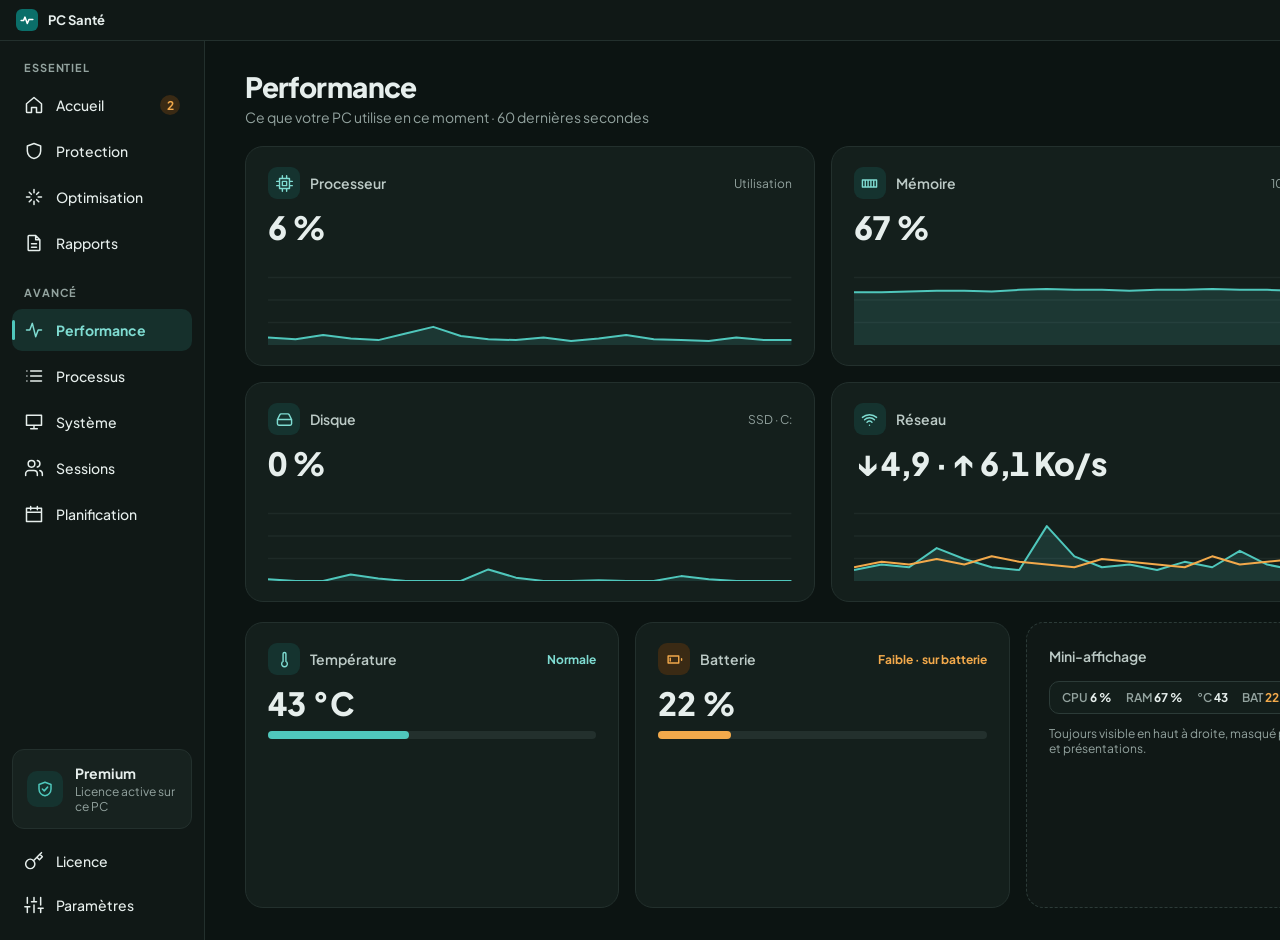
<file: docs/redesign/maquettes-html/05-performance-theme-sombre.html>
<!doctype html>
<html lang="fr" dir="ltr">
<head>
<meta charset="utf-8">
<title>PC Santé — Performance (thème sombre)</title>
<link rel="stylesheet" href="https://fonts.googleapis.com/css2?family=Plus+Jakarta+Sans:wght@400;500;600;700;800&family=IBM+Plex+Sans+Arabic:wght@400;500;600;700&display=swap">
<style>

body{margin:0;background:#0C1412}
.btn{display:inline-flex;align-items:center;justify-content:center;gap:8px;height:40px;padding:0 18px;border-radius:10px;font:600 14px 'Plus Jakarta Sans','Segoe UI',sans-serif;cursor:pointer;border:1px solid transparent;white-space:nowrap;box-sizing:border-box}
.btn-secondary{background:#17221F;color:#BFEAE4;border-color:#2C3B38}
.wbtn{width:46px;height:40px;border:0;background:transparent;color:#93A39F;display:flex;align-items:center;justify-content:center;cursor:pointer}
.num{font-variant-numeric:tabular-nums}

body{margin:0}
</style>
</head>
<body>


<div style="width: 1440px; height: 940px; display: flex; flex-direction: column; font-family: 'Plus Jakarta Sans', 'Segoe UI', sans-serif; color: #E6EEEC; background: #0C1412; overflow: hidden">

<header style="height: 40px; flex-shrink: 0; display: flex; align-items: center; justify-content: space-between; padding-left: 16px; background: #101816; border-bottom: 1px solid #23302D">
<div style="display: flex; align-items: center; gap: 10px">
<div style="width: 22px; height: 22px; border-radius: 6px; background: #0B6E69; display: flex; align-items: center; justify-content: center"><svg width="14" height="14" viewBox="0 0 24 24" fill="none" stroke="#FFFFFF" stroke-width="2.6" stroke-linecap="round" stroke-linejoin="round" aria-hidden="true"><path d="M2 13h4l2.5-6 4 11 3-7H22"></path></svg></div>
<span style="font-size: 13px; font-weight: 700">PC Santé</span>
</div>
<div style="display: flex">
<button class="wbtn" aria-label="Réduire"><svg width="12" height="12" viewBox="0 0 12 12" aria-hidden="true"><path d="M1 6h10" stroke="currentColor" stroke-width="1.2"></path></svg></button>
<button class="wbtn" aria-label="Agrandir"><svg width="12" height="12" viewBox="0 0 12 12" aria-hidden="true"><rect x="1.5" y="1.5" width="9" height="9" rx="1.5" fill="none" stroke="currentColor" stroke-width="1.2"></rect></svg></button>
<button class="wbtn" aria-label="Fermer"><svg width="12" height="12" viewBox="0 0 12 12" aria-hidden="true"><path d="M1.5 1.5l9 9M10.5 1.5l-9 9" stroke="currentColor" stroke-width="1.2"></path></svg></button>
</div>
</header>

<div style="flex-grow: 1; display: flex; min-height: 0">


<nav dir="ltr" aria-label="Navigation principale" style="width: 248px; height: 900px; box-sizing: border-box; padding: 8px 12px 16px; display: flex; flex-direction: column; gap: 4px; font-family: 'Plus Jakarta Sans', 'Segoe UI', sans-serif; background: #101816; border-inline-end: 1px solid #23302D; color: #E6EEEC">
<div style="font-size: 11px; font-weight: 700; letter-spacing: 0.08em; text-transform: uppercase; color: #93A39F; padding: 12px 12px 6px">Essentiel</div>

<a href="#" style="position: relative; display: flex; align-items: center; gap: 12px; height: 42px; padding: 0 12px; border-radius: 10px; text-decoration: none; font-size: 14px; font-weight: 500; color: #E6EEEC; background: transparent">
<span style="position: absolute; inset-inline-start: 0; top: 11px; width: 3px; height: 20px; border-radius: 3px; background: transparent"></span>
<svg width="20" height="20" viewBox="0 0 24 24" fill="none" stroke="currentColor" stroke-width="1.8" stroke-linecap="round" stroke-linejoin="round" aria-hidden="true"><path d="M3 10.5 12 3l9 7.5V20a1 1 0 0 1-1 1h-5v-6h-6v6H4a1 1 0 0 1-1-1z"></path></svg>
<span style="flex-grow: 1">Accueil</span>
<span style="min-width: 20px; height: 20px; padding: 0 6px; box-sizing: border-box; border-radius: 10px; background: #3A2A14; color: #F2A94B; font-size: 12px; font-weight: 700; display: flex; align-items: center; justify-content: center">2</span>
</a>

<a href="#" style="position: relative; display: flex; align-items: center; gap: 12px; height: 42px; padding: 0 12px; border-radius: 10px; text-decoration: none; font-size: 14px; font-weight: 500; color: #E6EEEC; background: transparent">
<span style="position: absolute; inset-inline-start: 0; top: 11px; width: 3px; height: 20px; border-radius: 3px; background: transparent"></span>
<svg width="20" height="20" viewBox="0 0 24 24" fill="none" stroke="currentColor" stroke-width="1.8" stroke-linecap="round" stroke-linejoin="round" aria-hidden="true"><path d="M12 3 4 6v6c0 4.5 3.4 8.3 8 9 4.6-.7 8-4.5 8-9V6z"></path></svg>
<span style="flex-grow: 1">Protection</span>

</a>

<a href="#" style="position: relative; display: flex; align-items: center; gap: 12px; height: 42px; padding: 0 12px; border-radius: 10px; text-decoration: none; font-size: 14px; font-weight: 500; color: #E6EEEC; background: transparent">
<span style="position: absolute; inset-inline-start: 0; top: 11px; width: 3px; height: 20px; border-radius: 3px; background: transparent"></span>
<svg width="20" height="20" viewBox="0 0 24 24" fill="none" stroke="currentColor" stroke-width="1.8" stroke-linecap="round" stroke-linejoin="round" aria-hidden="true"><path d="M12 3v4M12 17v4M3 12h4M17 12h4M6.3 6.3l2.5 2.5M15.2 15.2l2.5 2.5M6.3 17.7l2.5-2.5M15.2 8.8l2.5-2.5"></path></svg>
<span style="flex-grow: 1">Optimisation</span>

</a>

<a href="#" style="position: relative; display: flex; align-items: center; gap: 12px; height: 42px; padding: 0 12px; border-radius: 10px; text-decoration: none; font-size: 14px; font-weight: 500; color: #E6EEEC; background: transparent">
<span style="position: absolute; inset-inline-start: 0; top: 11px; width: 3px; height: 20px; border-radius: 3px; background: transparent"></span>
<svg width="20" height="20" viewBox="0 0 24 24" fill="none" stroke="currentColor" stroke-width="1.8" stroke-linecap="round" stroke-linejoin="round" aria-hidden="true"><path d="M14 3H6a1 1 0 0 0-1 1v16a1 1 0 0 0 1 1h12a1 1 0 0 0 1-1V8zM14 3v5h5M9 13h6M9 17h6"></path></svg>
<span style="flex-grow: 1">Rapports</span>

</a>

<div style="font-size: 11px; font-weight: 700; letter-spacing: 0.08em; text-transform: uppercase; color: #93A39F; padding: 18px 12px 6px">Avancé</div>

<a href="#" style="position: relative; display: flex; align-items: center; gap: 12px; height: 42px; padding: 0 12px; border-radius: 10px; text-decoration: none; font-size: 14px; font-weight: 700; color: #7FDCD2; background: #16302C">
<span style="position: absolute; inset-inline-start: 0; top: 11px; width: 3px; height: 20px; border-radius: 3px; background: #4FC7BC"></span>
<svg width="20" height="20" viewBox="0 0 24 24" fill="none" stroke="currentColor" stroke-width="1.8" stroke-linecap="round" stroke-linejoin="round" aria-hidden="true"><path d="M3 12h4l3-8 4 16 3-8h4"></path></svg>
<span style="flex-grow: 1">Performance</span>
</a>

<a href="#" style="position: relative; display: flex; align-items: center; gap: 12px; height: 42px; padding: 0 12px; border-radius: 10px; text-decoration: none; font-size: 14px; font-weight: 500; color: #E6EEEC; background: transparent">
<span style="position: absolute; inset-inline-start: 0; top: 11px; width: 3px; height: 20px; border-radius: 3px; background: transparent"></span>
<svg width="20" height="20" viewBox="0 0 24 24" fill="none" stroke="currentColor" stroke-width="1.8" stroke-linecap="round" stroke-linejoin="round" aria-hidden="true"><path d="M8 6h13M8 12h13M8 18h13M3.5 6h.01M3.5 12h.01M3.5 18h.01"></path></svg>
<span style="flex-grow: 1">Processus</span>
</a>

<a href="#" style="position: relative; display: flex; align-items: center; gap: 12px; height: 42px; padding: 0 12px; border-radius: 10px; text-decoration: none; font-size: 14px; font-weight: 500; color: #E6EEEC; background: transparent">
<span style="position: absolute; inset-inline-start: 0; top: 11px; width: 3px; height: 20px; border-radius: 3px; background: transparent"></span>
<svg width="20" height="20" viewBox="0 0 24 24" fill="none" stroke="currentColor" stroke-width="1.8" stroke-linecap="round" stroke-linejoin="round" aria-hidden="true"><path d="M3 4h18v12H3zM8 20h8M12 16v4"></path></svg>
<span style="flex-grow: 1">Système</span>
</a>

<a href="#" style="position: relative; display: flex; align-items: center; gap: 12px; height: 42px; padding: 0 12px; border-radius: 10px; text-decoration: none; font-size: 14px; font-weight: 500; color: #E6EEEC; background: transparent">
<span style="position: absolute; inset-inline-start: 0; top: 11px; width: 3px; height: 20px; border-radius: 3px; background: transparent"></span>
<svg width="20" height="20" viewBox="0 0 24 24" fill="none" stroke="currentColor" stroke-width="1.8" stroke-linecap="round" stroke-linejoin="round" aria-hidden="true"><path d="M16 21v-2a4 4 0 0 0-4-4H6a4 4 0 0 0-4 4v2M9 11a4 4 0 1 0 0-8 4 4 0 0 0 0 8M22 21v-2a4 4 0 0 0-3-3.9M16 3.1a4 4 0 0 1 0 7.8"></path></svg>
<span style="flex-grow: 1">Sessions</span>
</a>

<a href="#" style="position: relative; display: flex; align-items: center; gap: 12px; height: 42px; padding: 0 12px; border-radius: 10px; text-decoration: none; font-size: 14px; font-weight: 500; color: #E6EEEC; background: transparent">
<span style="position: absolute; inset-inline-start: 0; top: 11px; width: 3px; height: 20px; border-radius: 3px; background: transparent"></span>
<svg width="20" height="20" viewBox="0 0 24 24" fill="none" stroke="currentColor" stroke-width="1.8" stroke-linecap="round" stroke-linejoin="round" aria-hidden="true"><path d="M3 5h18v16H3zM3 10h18M8 3v4M16 3v4"></path></svg>
<span style="flex-grow: 1">Planification</span>
</a>

<div style="flex-grow: 1"></div>
<div style="padding: 14px; border-radius: 12px; background: #17221F; border: 1px solid #23302D; display: flex; align-items: center; gap: 12px; margin-bottom: 8px">
<div style="width: 36px; height: 36px; flex-shrink: 0; border-radius: 10px; background: #15332F; color: #4FC7BC; display: flex; align-items: center; justify-content: center"><svg width="18" height="18" viewBox="0 0 24 24" fill="none" stroke="currentColor" stroke-width="2" stroke-linecap="round" stroke-linejoin="round" aria-hidden="true"><path d="M12 3 4 6v6c0 4.5 3.4 8.3 8 9 4.6-.7 8-4.5 8-9V6zM8.5 12l2.5 2.5 4.5-5"></path></svg></div>
<div style="display: flex; flex-direction: column; gap: 2px">
<span style="font-size: 14px; font-weight: 700">Premium</span>
<span style="font-size: 12px; color: #93A39F">Licence active sur ce PC</span>
</div>
</div>

<a href="#" style="position: relative; display: flex; align-items: center; gap: 12px; height: 40px; padding: 0 12px; border-radius: 10px; text-decoration: none; font-size: 14px; font-weight: 500; color: #E6EEEC; background: transparent">
<span style="position: absolute; inset-inline-start: 0; top: 10px; width: 3px; height: 20px; border-radius: 3px; background: transparent"></span>
<svg width="20" height="20" viewBox="0 0 24 24" fill="none" stroke="currentColor" stroke-width="1.8" stroke-linecap="round" stroke-linejoin="round" aria-hidden="true"><path d="M21 2l-2 2m-7.6 7.6a5.5 5.5 0 1 1-7.8 7.8 5.5 5.5 0 0 1 7.8-7.8zm0 0L15.5 7.5m0 0 3 3L22 7l-3-3m-3.5 3.5L19 4"></path></svg>
<span>Licence</span>
</a>

<a href="#" style="position: relative; display: flex; align-items: center; gap: 12px; height: 40px; padding: 0 12px; border-radius: 10px; text-decoration: none; font-size: 14px; font-weight: 500; color: #E6EEEC; background: transparent">
<span style="position: absolute; inset-inline-start: 0; top: 10px; width: 3px; height: 20px; border-radius: 3px; background: transparent"></span>
<svg width="20" height="20" viewBox="0 0 24 24" fill="none" stroke="currentColor" stroke-width="1.8" stroke-linecap="round" stroke-linejoin="round" aria-hidden="true"><path d="M4 21v-7M4 10V3M12 21v-9M12 8V3M20 21v-5M20 12V3M1 14h6M9 8h6M17 16h6"></path></svg>
<span>Paramètres</span>
</a>

</nav>


<main style="flex-grow: 1; box-sizing: border-box; padding: 28px 40px 32px; display: flex; flex-direction: column; gap: 20px; min-width: 0">

<div style="display: flex; align-items: flex-end; justify-content: space-between">
<div style="display: flex; flex-direction: column; gap: 4px">
<h1 style="margin: 0; font-size: 28px; font-weight: 800; letter-spacing: -0.02em">Performance</h1>
<p style="margin: 0; font-size: 14px; color: #93A39F">Ce que votre PC utilise en ce moment · 60 dernières secondes</p>
</div>
<span style="display: inline-flex; align-items: center; gap: 8px; font-size: 13px; color: #93A39F"><span style="width: 8px; height: 8px; border-radius: 4px; background: #4FC7BC"></span>En direct</span>
</div>

<div style="display: grid; grid-template-columns: repeat(2, minmax(0, 1fr)); gap: 16px">

<section style="background: #141F1C; border: 1px solid #23302D; border-radius: 18px; padding: 20px 22px; display: flex; flex-direction: column; gap: 12px">
<div style="display: flex; align-items: center; gap: 10px">
<div style="width: 32px; height: 32px; border-radius: 9px; background: #15332F; color: #7FDCD2; display: flex; align-items: center; justify-content: center"><svg width="17" height="17" viewBox="0 0 24 24" fill="none" stroke="currentColor" stroke-width="2" stroke-linecap="round" stroke-linejoin="round" aria-hidden="true"><path d="M5 5h14v14H5zM9 9h6v6H9zM9 1v4M15 1v4M9 19v4M15 19v4M1 9h4M1 15h4M19 9h4M19 15h4"></path></svg></div>
<span style="font-size: 14px; font-weight: 600; color: #BCCAC6">Processeur</span>
<span style="margin-left: auto; font-size: 12px; color: #93A39F">Utilisation</span>
</div>
<span class="num" style="font-size: 32px; font-weight: 800; letter-spacing: -0.02em; line-height: 1">6 %</span>
<svg viewBox="0 0 300 70" preserveAspectRatio="none" style="width: 100%; height: 90px; display: block" aria-hidden="true">
<line x1="0" y1="17.5" x2="300" y2="17.5" stroke="#1E2A27" stroke-width="1"></line>
<line x1="0" y1="35" x2="300" y2="35" stroke="#1E2A27" stroke-width="1"></line>
<line x1="0" y1="52.5" x2="300" y2="52.5" stroke="#1E2A27" stroke-width="1"></line>
<path d="M0,70 L0.0,64.2 L15.8,65.5 L31.6,62.3 L47.4,64.9 L63.2,66.2 L78.9,61.0 L94.7,55.9 L110.5,63.0 L126.3,65.5 L142.1,66.2 L157.9,64.2 L173.7,66.8 L189.5,64.9 L205.3,62.3 L221.1,65.5 L236.8,66.2 L252.6,66.8 L268.4,64.2 L284.2,66.2 L300.0,66.2 L300,70 Z" fill="#4FC7BC" fill-opacity="0.14"></path>
<polyline points="0.0,64.2 15.8,65.5 31.6,62.3 47.4,64.9 63.2,66.2 78.9,61.0 94.7,55.9 110.5,63.0 126.3,65.5 142.1,66.2 157.9,64.2 173.7,66.8 189.5,64.9 205.3,62.3 221.1,65.5 236.8,66.2 252.6,66.8 268.4,64.2 284.2,66.2 300.0,66.2" fill="none" stroke="#4FC7BC" stroke-width="2" stroke-linejoin="round" vector-effect="non-scaling-stroke"></polyline>

</svg>
</section>

<section style="background: #141F1C; border: 1px solid #23302D; border-radius: 18px; padding: 20px 22px; display: flex; flex-direction: column; gap: 12px">
<div style="display: flex; align-items: center; gap: 10px">
<div style="width: 32px; height: 32px; border-radius: 9px; background: #15332F; color: #7FDCD2; display: flex; align-items: center; justify-content: center"><svg width="17" height="17" viewBox="0 0 24 24" fill="none" stroke="currentColor" stroke-width="2" stroke-linecap="round" stroke-linejoin="round" aria-hidden="true"><path d="M2 7h20v10H2zM6 7v10M10 7v10M14 7v10M18 7v10"></path></svg></div>
<span style="font-size: 14px; font-weight: 600; color: #BCCAC6">Mémoire</span>
<span style="margin-left: auto; font-size: 12px; color: #93A39F">10,6 Go sur 15,8 Go</span>
</div>
<span class="num" style="font-size: 32px; font-weight: 800; letter-spacing: -0.02em; line-height: 1">67 %</span>
<svg viewBox="0 0 300 70" preserveAspectRatio="none" style="width: 100%; height: 90px; display: block" aria-hidden="true">
<line x1="0" y1="17.5" x2="300" y2="17.5" stroke="#1E2A27" stroke-width="1"></line>
<line x1="0" y1="35" x2="300" y2="35" stroke="#1E2A27" stroke-width="1"></line>
<line x1="0" y1="52.5" x2="300" y2="52.5" stroke="#1E2A27" stroke-width="1"></line>
<path d="M0,70 L0.0,29.0 L15.8,29.0 L31.6,28.4 L47.4,27.8 L63.2,27.8 L78.9,28.4 L94.7,27.1 L110.5,26.5 L126.3,27.1 L142.1,27.1 L157.9,27.8 L173.7,27.1 L189.5,27.1 L205.3,26.5 L221.1,27.1 L236.8,27.1 L252.6,27.8 L268.4,27.1 L284.2,27.1 L300.0,27.1 L300,70 Z" fill="#4FC7BC" fill-opacity="0.14"></path>
<polyline points="0.0,29.0 15.8,29.0 31.6,28.4 47.4,27.8 63.2,27.8 78.9,28.4 94.7,27.1 110.5,26.5 126.3,27.1 142.1,27.1 157.9,27.8 173.7,27.1 189.5,27.1 205.3,26.5 221.1,27.1 236.8,27.1 252.6,27.8 268.4,27.1 284.2,27.1 300.0,27.1" fill="none" stroke="#4FC7BC" stroke-width="2" stroke-linejoin="round" vector-effect="non-scaling-stroke"></polyline>

</svg>
</section>

<section style="background: #141F1C; border: 1px solid #23302D; border-radius: 18px; padding: 20px 22px; display: flex; flex-direction: column; gap: 12px">
<div style="display: flex; align-items: center; gap: 10px">
<div style="width: 32px; height: 32px; border-radius: 9px; background: #15332F; color: #7FDCD2; display: flex; align-items: center; justify-content: center"><svg width="17" height="17" viewBox="0 0 24 24" fill="none" stroke="currentColor" stroke-width="2" stroke-linecap="round" stroke-linejoin="round" aria-hidden="true"><path d="M22 12H2M5.5 5.1 2 12v6a2 2 0 0 0 2 2h16a2 2 0 0 0 2-2v-6l-3.5-6.9A2 2 0 0 0 16.8 4H7.2a2 2 0 0 0-1.7 1.1z"></path></svg></div>
<span style="font-size: 14px; font-weight: 600; color: #BCCAC6">Disque</span>
<span style="margin-left: auto; font-size: 12px; color: #93A39F">SSD · C:</span>
</div>
<span class="num" style="font-size: 32px; font-weight: 800; letter-spacing: -0.02em; line-height: 1">0 %</span>
<svg viewBox="0 0 300 70" preserveAspectRatio="none" style="width: 100%; height: 90px; display: block" aria-hidden="true">
<line x1="0" y1="17.5" x2="300" y2="17.5" stroke="#1E2A27" stroke-width="1"></line>
<line x1="0" y1="35" x2="300" y2="35" stroke="#1E2A27" stroke-width="1"></line>
<line x1="0" y1="52.5" x2="300" y2="52.5" stroke="#1E2A27" stroke-width="1"></line>
<path d="M0,70 L0.0,68.7 L15.8,70.0 L31.6,70.0 L47.4,64.9 L63.2,68.1 L78.9,70.0 L94.7,70.0 L110.5,70.0 L126.3,61.0 L142.1,67.4 L157.9,70.0 L173.7,70.0 L189.5,69.4 L205.3,70.0 L221.1,70.0 L236.8,66.2 L252.6,68.7 L268.4,70.0 L284.2,70.0 L300.0,70.0 L300,70 Z" fill="#4FC7BC" fill-opacity="0.14"></path>
<polyline points="0.0,68.7 15.8,70.0 31.6,70.0 47.4,64.9 63.2,68.1 78.9,70.0 94.7,70.0 110.5,70.0 126.3,61.0 142.1,67.4 157.9,70.0 173.7,70.0 189.5,69.4 205.3,70.0 221.1,70.0 236.8,66.2 252.6,68.7 268.4,70.0 284.2,70.0 300.0,70.0" fill="none" stroke="#4FC7BC" stroke-width="2" stroke-linejoin="round" vector-effect="non-scaling-stroke"></polyline>

</svg>
</section>

<section style="background: #141F1C; border: 1px solid #23302D; border-radius: 18px; padding: 20px 22px; display: flex; flex-direction: column; gap: 12px">
<div style="display: flex; align-items: center; gap: 10px">
<div style="width: 32px; height: 32px; border-radius: 9px; background: #15332F; color: #7FDCD2; display: flex; align-items: center; justify-content: center"><svg width="17" height="17" viewBox="0 0 24 24" fill="none" stroke="currentColor" stroke-width="2" stroke-linecap="round" stroke-linejoin="round" aria-hidden="true"><path d="M5 12.5a10 10 0 0 1 14 0M8.5 16a5 5 0 0 1 7 0M2 9a15 15 0 0 1 20 0M12 20h.01"></path></svg></div>
<span style="font-size: 14px; font-weight: 600; color: #BCCAC6">Réseau</span>
<span style="margin-left: auto; font-size: 12px; color: #93A39F">Réception · envoi</span>
</div>
<span class="num" style="font-size: 32px; font-weight: 800; letter-spacing: -0.02em; line-height: 1">↓ 4,9 · ↑ 6,1 Ko/s</span>
<svg viewBox="0 0 300 70" preserveAspectRatio="none" style="width: 100%; height: 90px; display: block" aria-hidden="true">
<line x1="0" y1="17.5" x2="300" y2="17.5" stroke="#1E2A27" stroke-width="1"></line>
<line x1="0" y1="35" x2="300" y2="35" stroke="#1E2A27" stroke-width="1"></line>
<line x1="0" y1="52.5" x2="300" y2="52.5" stroke="#1E2A27" stroke-width="1"></line>
<path d="M0,70 L0.0,61.5 L15.8,57.2 L31.6,59.3 L47.4,44.4 L63.2,52.9 L78.9,59.3 L94.7,61.5 L110.5,27.3 L126.3,50.8 L142.1,59.3 L157.9,57.2 L173.7,61.5 L189.5,55.1 L205.3,59.3 L221.1,46.5 L236.8,57.2 L252.6,61.5 L268.4,59.3 L284.2,57.2 L300.0,59.3 L300,70 Z" fill="#4FC7BC" fill-opacity="0.14"></path>
<polyline points="0.0,61.5 15.8,57.2 31.6,59.3 47.4,44.4 63.2,52.9 78.9,59.3 94.7,61.5 110.5,27.3 126.3,50.8 142.1,59.3 157.9,57.2 173.7,61.5 189.5,55.1 205.3,59.3 221.1,46.5 236.8,57.2 252.6,61.5 268.4,59.3 284.2,57.2 300.0,59.3" fill="none" stroke="#4FC7BC" stroke-width="2" stroke-linejoin="round" vector-effect="non-scaling-stroke"></polyline>
<polyline points="0.0,59.3 15.8,55.1 31.6,57.2 47.4,52.9 63.2,57.2 78.9,50.8 94.7,55.1 110.5,57.2 126.3,59.3 142.1,52.9 157.9,55.1 173.7,57.2 189.5,59.3 205.3,50.8 221.1,57.2 236.8,55.1 252.6,52.9 268.4,57.2 284.2,57.2 300.0,57.2" fill="none" stroke="#F2A94B" stroke-width="2" stroke-linejoin="round" vector-effect="non-scaling-stroke"></polyline>
</svg>
</section>

</div>

<div style="flex-grow: 1; display: grid; grid-template-columns: repeat(3, minmax(0, 1fr)); gap: 16px">
<section style="background: #141F1C; border: 1px solid #23302D; border-radius: 18px; padding: 20px 22px; display: flex; flex-direction: column; gap: 12px">
<div style="display: flex; align-items: center; gap: 10px">
<div style="width: 32px; height: 32px; border-radius: 9px; background: #15332F; color: #7FDCD2; display: flex; align-items: center; justify-content: center"><svg width="17" height="17" viewBox="0 0 24 24" fill="none" stroke="currentColor" stroke-width="2" stroke-linecap="round" stroke-linejoin="round" aria-hidden="true"><path d="M14 14.8V4a2 2 0 0 0-4 0v10.8a4 4 0 1 0 4 0z"></path></svg></div>
<span style="font-size: 14px; font-weight: 600; color: #BCCAC6">Température</span>
<span style="margin-left: auto; font-size: 12px; font-weight: 700; color: #7FDCD2">Normale</span>
</div>
<span class="num" style="font-size: 32px; font-weight: 800; line-height: 1">43 °C</span>
<div style="height: 8px; border-radius: 4px; background: #23302D"><div style="width: 43%; height: 8px; border-radius: 4px; background: #4FC7BC"></div></div>
</section>
<section style="background: #141F1C; border: 1px solid #23302D; border-radius: 18px; padding: 20px 22px; display: flex; flex-direction: column; gap: 12px">
<div style="display: flex; align-items: center; gap: 10px">
<div style="width: 32px; height: 32px; border-radius: 9px; background: #3A2A14; color: #F2A94B; display: flex; align-items: center; justify-content: center"><svg width="17" height="17" viewBox="0 0 24 24" fill="none" stroke="currentColor" stroke-width="2" stroke-linecap="round" stroke-linejoin="round" aria-hidden="true"><path d="M3 7h15v10H3zM22 11v2M6 10v4"></path></svg></div>
<span style="font-size: 14px; font-weight: 600; color: #BCCAC6">Batterie</span>
<span style="margin-left: auto; font-size: 12px; font-weight: 700; color: #F2A94B">Faible · sur batterie</span>
</div>
<span class="num" style="font-size: 32px; font-weight: 800; line-height: 1">22 %</span>
<div style="height: 8px; border-radius: 4px; background: #23302D"><div style="width: 22%; height: 8px; border-radius: 4px; background: #F2A94B"></div></div>
</section>
<section style="background: #101816; border: 1px dashed #2C3B38; border-radius: 18px; padding: 20px 22px; display: flex; flex-direction: column; gap: 12px">
<div style="display: flex; align-items: center; justify-content: space-between">
<span style="font-size: 14px; font-weight: 600; color: #BCCAC6">Mini-affichage</span>
<button aria-pressed="true" aria-label="Mini-affichage" style="width: 44px; height: 26px; border-radius: 13px; border: 0; background: #4FC7BC; padding: 3px; display: flex; justify-content: flex-end; cursor: pointer"><span style="width: 20px; height: 20px; border-radius: 10px; background: #0C1412; display: block"></span></button>
</div>
<div style="align-self: flex-start; display: flex; gap: 14px; padding: 8px 12px; border-radius: 10px; background: rgba(20,31,28,0.92); border: 1px solid #2C3B38; font-size: 12px; font-weight: 700" class="num">
<span><span style="color: #93A39F; font-weight: 600">CPU</span> 6 %</span>
<span><span style="color: #93A39F; font-weight: 600">RAM</span> 67 %</span>
<span><span style="color: #93A39F; font-weight: 600">°C</span> 43</span>
<span style="color: #F2A94B"><span style="color: #93A39F; font-weight: 600">BAT</span> 22 %</span>
</div>
<span style="font-size: 12px; color: #93A39F">Toujours visible en haut à droite, masqué pendant les jeux et présentations.</span>
</section>
</div>

</main>
</div>
</div>

</body>
</html>
</file>
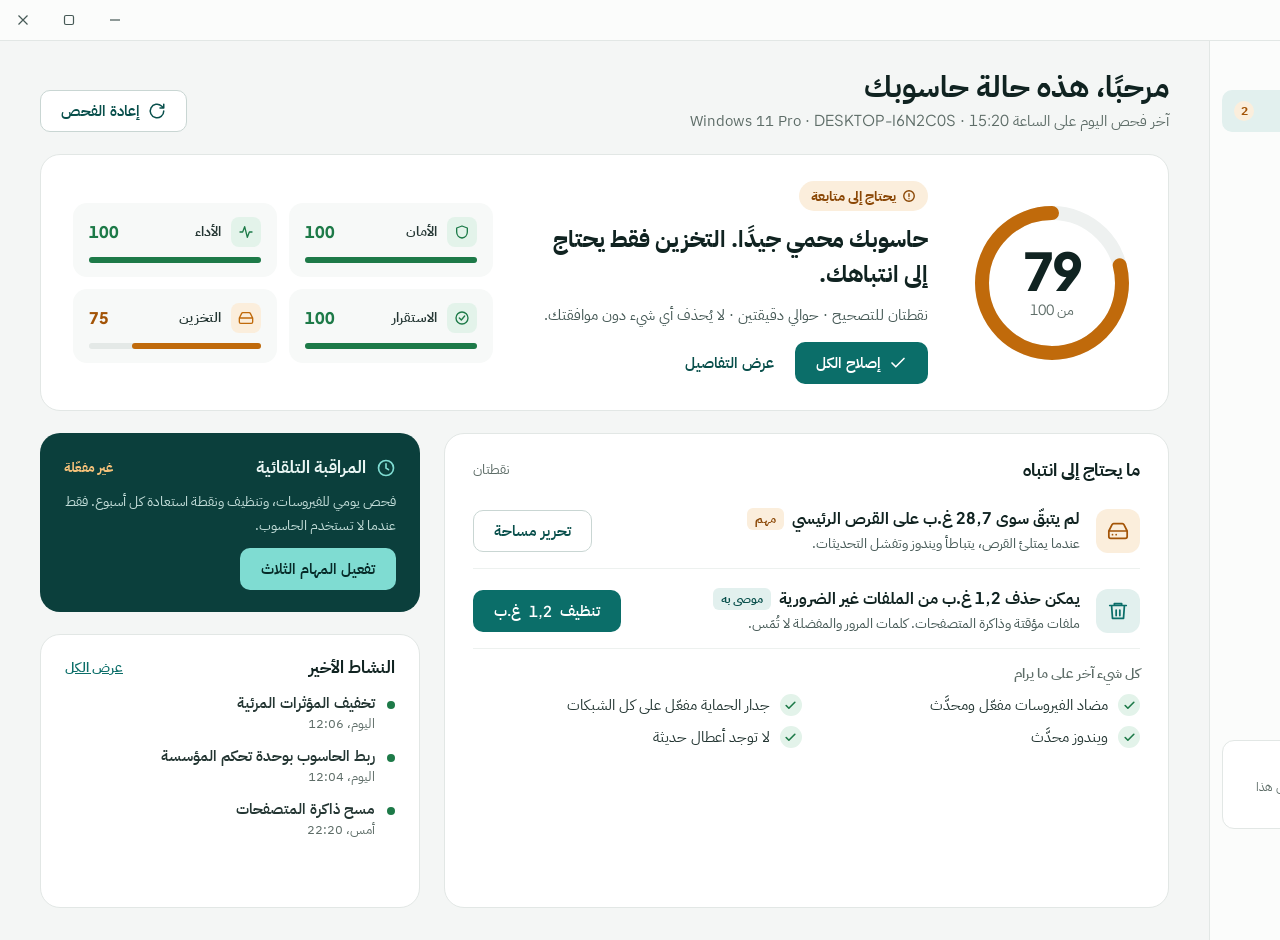
<file: docs/redesign/maquettes-html/06-accueil-arabe-rtl.html>
<!doctype html>
<html lang="ar" dir="rtl">
<head>
<meta charset="utf-8">
<title>PC Santé — الرئيسية</title>
<link rel="stylesheet" href="https://fonts.googleapis.com/css2?family=Plus+Jakarta+Sans:wght@400;500;600;700;800&family=IBM+Plex+Sans+Arabic:wght@400;500;600;700&display=swap">
<style>

body{margin:0;background:#F4F6F5}
.btn{display:inline-flex;align-items:center;justify-content:center;gap:8px;height:42px;padding:0 20px;border-radius:10px;font:600 15px 'IBM Plex Sans Arabic','Segoe UI',sans-serif;cursor:pointer;border:1px solid transparent;white-space:nowrap;box-sizing:border-box}
.btn-primary{background:#0B6E69;color:#FFFFFF}
.btn-primary:hover{background:#084F4B}
.btn-secondary{background:#FFFFFF;color:#084F4B;border-color:#C9D6D3}
.btn-secondary:hover{background:#F2F7F6}
.btn-ghost{background:transparent;color:#084F4B;padding:0 10px}
.wbtn{width:46px;height:40px;border:0;background:transparent;color:#465956;display:flex;align-items:center;justify-content:center;cursor:pointer}
.wbtn:hover{background:#E9EEEC}
.num{font-family:'Plus Jakarta Sans','Segoe UI',sans-serif;font-variant-numeric:tabular-nums}
a{color:#0B6E69}a:hover{color:#084F4B}

body{margin:0}
</style>
</head>
<body>


<div dir="rtl" style="width: 1440px; height: 940px; display: flex; flex-direction: column; font-family: 'IBM Plex Sans Arabic', 'Segoe UI', sans-serif; color: #102321; background: #F4F6F5; overflow: hidden">

<header style="height: 40px; flex-shrink: 0; display: flex; align-items: center; justify-content: space-between; padding-inline-start: 16px; background: #FBFCFB; border-bottom: 1px solid #E2E7E5">
<div style="display: flex; align-items: center; gap: 10px">
<div style="width: 22px; height: 22px; border-radius: 6px; background: #0B6E69; display: flex; align-items: center; justify-content: center"><svg width="14" height="14" viewBox="0 0 24 24" fill="none" stroke="#FFFFFF" stroke-width="2.6" stroke-linecap="round" stroke-linejoin="round" aria-hidden="true"><path d="M2 13h4l2.5-6 4 11 3-7H22"></path></svg></div>
<span style="font-size: 13px; font-weight: 700; font-family: 'Plus Jakarta Sans', sans-serif">PC Santé</span>
</div>
<div style="display: flex">
<button class="wbtn" aria-label="تصغير"><svg width="12" height="12" viewBox="0 0 12 12" aria-hidden="true"><path d="M1 6h10" stroke="currentColor" stroke-width="1.2"></path></svg></button>
<button class="wbtn" aria-label="تكبير"><svg width="12" height="12" viewBox="0 0 12 12" aria-hidden="true"><rect x="1.5" y="1.5" width="9" height="9" rx="1.5" fill="none" stroke="currentColor" stroke-width="1.2"></rect></svg></button>
<button class="wbtn" aria-label="إغلاق"><svg width="12" height="12" viewBox="0 0 12 12" aria-hidden="true"><path d="M1.5 1.5l9 9M10.5 1.5l-9 9" stroke="currentColor" stroke-width="1.2"></path></svg></button>
</div>
</header>

<div style="flex-grow: 1; display: flex; min-height: 0">


<nav dir="rtl" aria-label="التنقل الرئيسي" style="width: 248px; height: 900px; box-sizing: border-box; padding: 8px 12px 16px; display: flex; flex-direction: column; gap: 4px; font-family: 'IBM Plex Sans Arabic', 'Segoe UI', sans-serif; background: #FBFCFB; border-inline-end: 1px solid #E2E7E5; color: #243633">
<div style="font-size: 13px; font-weight: 700; letter-spacing: 0; text-transform: uppercase; color: #5E6D68; padding: 12px 12px 6px">أساسي</div>

<a href="#" style="position: relative; display: flex; align-items: center; gap: 12px; height: 42px; padding: 0 12px; border-radius: 10px; text-decoration: none; font-size: 15px; font-weight: 700; color: #084F4B; background: #E2F0EE">
<span style="position: absolute; inset-inline-start: 0; top: 11px; width: 3px; height: 20px; border-radius: 3px; background: #0B6E69"></span>
<svg width="20" height="20" viewBox="0 0 24 24" fill="none" stroke="currentColor" stroke-width="1.8" stroke-linecap="round" stroke-linejoin="round" aria-hidden="true"><path d="M3 10.5 12 3l9 7.5V20a1 1 0 0 1-1 1h-5v-6h-6v6H4a1 1 0 0 1-1-1z"></path></svg>
<span style="flex-grow: 1">الرئيسية</span>
<span style="min-width: 20px; height: 20px; padding: 0 6px; box-sizing: border-box; border-radius: 10px; background: #FBEEDC; color: #A35407; font-size: 12px; font-weight: 700; display: flex; align-items: center; justify-content: center">2</span>
</a>

<a href="#" style="position: relative; display: flex; align-items: center; gap: 12px; height: 42px; padding: 0 12px; border-radius: 10px; text-decoration: none; font-size: 15px; font-weight: 500; color: #243633; background: transparent">
<span style="position: absolute; inset-inline-start: 0; top: 11px; width: 3px; height: 20px; border-radius: 3px; background: transparent"></span>
<svg width="20" height="20" viewBox="0 0 24 24" fill="none" stroke="currentColor" stroke-width="1.8" stroke-linecap="round" stroke-linejoin="round" aria-hidden="true"><path d="M12 3 4 6v6c0 4.5 3.4 8.3 8 9 4.6-.7 8-4.5 8-9V6z"></path></svg>
<span style="flex-grow: 1">الحماية</span>

</a>

<a href="#" style="position: relative; display: flex; align-items: center; gap: 12px; height: 42px; padding: 0 12px; border-radius: 10px; text-decoration: none; font-size: 15px; font-weight: 500; color: #243633; background: transparent">
<span style="position: absolute; inset-inline-start: 0; top: 11px; width: 3px; height: 20px; border-radius: 3px; background: transparent"></span>
<svg width="20" height="20" viewBox="0 0 24 24" fill="none" stroke="currentColor" stroke-width="1.8" stroke-linecap="round" stroke-linejoin="round" aria-hidden="true"><path d="M12 3v4M12 17v4M3 12h4M17 12h4M6.3 6.3l2.5 2.5M15.2 15.2l2.5 2.5M6.3 17.7l2.5-2.5M15.2 8.8l2.5-2.5"></path></svg>
<span style="flex-grow: 1">التحسين</span>

</a>

<a href="#" style="position: relative; display: flex; align-items: center; gap: 12px; height: 42px; padding: 0 12px; border-radius: 10px; text-decoration: none; font-size: 15px; font-weight: 500; color: #243633; background: transparent">
<span style="position: absolute; inset-inline-start: 0; top: 11px; width: 3px; height: 20px; border-radius: 3px; background: transparent"></span>
<svg width="20" height="20" viewBox="0 0 24 24" fill="none" stroke="currentColor" stroke-width="1.8" stroke-linecap="round" stroke-linejoin="round" aria-hidden="true"><path d="M14 3H6a1 1 0 0 0-1 1v16a1 1 0 0 0 1 1h12a1 1 0 0 0 1-1V8zM14 3v5h5M9 13h6M9 17h6"></path></svg>
<span style="flex-grow: 1">التقارير</span>

</a>

<div style="font-size: 13px; font-weight: 700; letter-spacing: 0; text-transform: uppercase; color: #5E6D68; padding: 18px 12px 6px">متقدم</div>

<a href="#" style="position: relative; display: flex; align-items: center; gap: 12px; height: 42px; padding: 0 12px; border-radius: 10px; text-decoration: none; font-size: 15px; font-weight: 500; color: #243633; background: transparent">
<span style="position: absolute; inset-inline-start: 0; top: 11px; width: 3px; height: 20px; border-radius: 3px; background: transparent"></span>
<svg width="20" height="20" viewBox="0 0 24 24" fill="none" stroke="currentColor" stroke-width="1.8" stroke-linecap="round" stroke-linejoin="round" aria-hidden="true"><path d="M3 12h4l3-8 4 16 3-8h4"></path></svg>
<span style="flex-grow: 1">الأداء</span>
</a>

<a href="#" style="position: relative; display: flex; align-items: center; gap: 12px; height: 42px; padding: 0 12px; border-radius: 10px; text-decoration: none; font-size: 15px; font-weight: 500; color: #243633; background: transparent">
<span style="position: absolute; inset-inline-start: 0; top: 11px; width: 3px; height: 20px; border-radius: 3px; background: transparent"></span>
<svg width="20" height="20" viewBox="0 0 24 24" fill="none" stroke="currentColor" stroke-width="1.8" stroke-linecap="round" stroke-linejoin="round" aria-hidden="true"><path d="M8 6h13M8 12h13M8 18h13M3.5 6h.01M3.5 12h.01M3.5 18h.01"></path></svg>
<span style="flex-grow: 1">العمليات</span>
</a>

<a href="#" style="position: relative; display: flex; align-items: center; gap: 12px; height: 42px; padding: 0 12px; border-radius: 10px; text-decoration: none; font-size: 15px; font-weight: 500; color: #243633; background: transparent">
<span style="position: absolute; inset-inline-start: 0; top: 11px; width: 3px; height: 20px; border-radius: 3px; background: transparent"></span>
<svg width="20" height="20" viewBox="0 0 24 24" fill="none" stroke="currentColor" stroke-width="1.8" stroke-linecap="round" stroke-linejoin="round" aria-hidden="true"><path d="M3 4h18v12H3zM8 20h8M12 16v4"></path></svg>
<span style="flex-grow: 1">النظام</span>
</a>

<a href="#" style="position: relative; display: flex; align-items: center; gap: 12px; height: 42px; padding: 0 12px; border-radius: 10px; text-decoration: none; font-size: 15px; font-weight: 500; color: #243633; background: transparent">
<span style="position: absolute; inset-inline-start: 0; top: 11px; width: 3px; height: 20px; border-radius: 3px; background: transparent"></span>
<svg width="20" height="20" viewBox="0 0 24 24" fill="none" stroke="currentColor" stroke-width="1.8" stroke-linecap="round" stroke-linejoin="round" aria-hidden="true"><path d="M16 21v-2a4 4 0 0 0-4-4H6a4 4 0 0 0-4 4v2M9 11a4 4 0 1 0 0-8 4 4 0 0 0 0 8M22 21v-2a4 4 0 0 0-3-3.9M16 3.1a4 4 0 0 1 0 7.8"></path></svg>
<span style="flex-grow: 1">الجلسات</span>
</a>

<a href="#" style="position: relative; display: flex; align-items: center; gap: 12px; height: 42px; padding: 0 12px; border-radius: 10px; text-decoration: none; font-size: 15px; font-weight: 500; color: #243633; background: transparent">
<span style="position: absolute; inset-inline-start: 0; top: 11px; width: 3px; height: 20px; border-radius: 3px; background: transparent"></span>
<svg width="20" height="20" viewBox="0 0 24 24" fill="none" stroke="currentColor" stroke-width="1.8" stroke-linecap="round" stroke-linejoin="round" aria-hidden="true"><path d="M3 5h18v16H3zM3 10h18M8 3v4M16 3v4"></path></svg>
<span style="flex-grow: 1">الجدولة</span>
</a>

<div style="flex-grow: 1"></div>
<div style="padding: 14px; border-radius: 12px; background: #FFFFFF; border: 1px solid #E2E7E5; display: flex; align-items: center; gap: 12px; margin-bottom: 8px">
<div style="width: 36px; height: 36px; flex-shrink: 0; border-radius: 10px; background: #E2F0EE; color: #0B6E69; display: flex; align-items: center; justify-content: center"><svg width="18" height="18" viewBox="0 0 24 24" fill="none" stroke="currentColor" stroke-width="2" stroke-linecap="round" stroke-linejoin="round" aria-hidden="true"><path d="M12 3 4 6v6c0 4.5 3.4 8.3 8 9 4.6-.7 8-4.5 8-9V6zM8.5 12l2.5 2.5 4.5-5"></path></svg></div>
<div style="display: flex; flex-direction: column; gap: 2px">
<span style="font-size: 14px; font-weight: 700">بريميوم</span>
<span style="font-size: 12px; color: #5E6D68">الترخيص مفعّل على هذا الحاسوب</span>
</div>
</div>

<a href="#" style="position: relative; display: flex; align-items: center; gap: 12px; height: 40px; padding: 0 12px; border-radius: 10px; text-decoration: none; font-size: 15px; font-weight: 500; color: #243633; background: transparent">
<span style="position: absolute; inset-inline-start: 0; top: 10px; width: 3px; height: 20px; border-radius: 3px; background: transparent"></span>
<svg width="20" height="20" viewBox="0 0 24 24" fill="none" stroke="currentColor" stroke-width="1.8" stroke-linecap="round" stroke-linejoin="round" aria-hidden="true"><path d="M21 2l-2 2m-7.6 7.6a5.5 5.5 0 1 1-7.8 7.8 5.5 5.5 0 0 1 7.8-7.8zm0 0L15.5 7.5m0 0 3 3L22 7l-3-3m-3.5 3.5L19 4"></path></svg>
<span>الترخيص</span>
</a>

<a href="#" style="position: relative; display: flex; align-items: center; gap: 12px; height: 40px; padding: 0 12px; border-radius: 10px; text-decoration: none; font-size: 15px; font-weight: 500; color: #243633; background: transparent">
<span style="position: absolute; inset-inline-start: 0; top: 10px; width: 3px; height: 20px; border-radius: 3px; background: transparent"></span>
<svg width="20" height="20" viewBox="0 0 24 24" fill="none" stroke="currentColor" stroke-width="1.8" stroke-linecap="round" stroke-linejoin="round" aria-hidden="true"><path d="M4 21v-7M4 10V3M12 21v-9M12 8V3M20 21v-5M20 12V3M1 14h6M9 8h6M17 16h6"></path></svg>
<span>الإعدادات</span>
</a>

</nav>


<main style="flex-grow: 1; box-sizing: border-box; padding: 26px 40px 32px; display: flex; flex-direction: column; gap: 22px; min-width: 0">

<div style="display: flex; align-items: flex-end; justify-content: space-between; gap: 24px">
<div style="display: flex; flex-direction: column; gap: 4px">
<h1 style="margin: 0; font-size: 30px; font-weight: 700; line-height: 1.3">مرحبًا، هذه حالة حاسوبك</h1>
<p style="margin: 0; font-size: 15px; color: #5E6D68">آخر فحص اليوم على الساعة <span class="num">15:20</span> · <span dir="ltr" class="num">DESKTOP-I6N2C0S</span> · <span dir="ltr">Windows 11 Pro</span></p>
</div>
<button class="btn btn-secondary"><svg width="18" height="18" viewBox="0 0 24 24" fill="none" stroke="currentColor" stroke-width="2" stroke-linecap="round" stroke-linejoin="round" aria-hidden="true"><path d="M21 12a9 9 0 1 1-3-6.7L21 8M21 3v5h-5"></path></svg>إعادة الفحص</button>
</div>

<section aria-label="درجة الصحة" style="background: #FFFFFF; border: 1px solid #E2E7E5; border-radius: 20px; padding: 26px 32px; display: flex; align-items: center; gap: 40px">
<div style="position: relative; width: 168px; height: 168px; flex-shrink: 0">
<svg width="168" height="168" viewBox="0 0 168 168" aria-hidden="true">
<circle cx="84" cy="84" r="70" fill="none" stroke="#EEF1F0" stroke-width="14"></circle>
<circle cx="84" cy="84" r="70" fill="none" stroke="#C06A0B" stroke-width="14" stroke-linecap="round" stroke-dasharray="347.4 439.8" transform="translate(168 0) scale(-1 1) rotate(-90 84 84)"></circle>
</svg>
<div style="position: absolute; left: 0; top: 0; right: 0; bottom: 0; display: flex; flex-direction: column; align-items: center; justify-content: center">
<span class="num" style="font-size: 52px; font-weight: 800; letter-spacing: -0.03em; line-height: 1">79</span>
<span style="font-size: 14px; color: #5E6D68; margin-top: 4px">من <span class="num">100</span></span>
</div>
</div>

<div style="flex-grow: 1; display: flex; flex-direction: column; gap: 12px; min-width: 0">
<span style="align-self: flex-start; display: inline-flex; align-items: center; gap: 6px; height: 30px; padding: 0 12px; border-radius: 15px; background: #FBEEDC; color: #8A4705; font-size: 14px; font-weight: 700"><svg width="14" height="14" viewBox="0 0 24 24" fill="none" stroke="currentColor" stroke-width="2.4" stroke-linecap="round" stroke-linejoin="round" aria-hidden="true"><path d="M12 8v5M12 16.5h.01M12 21a9 9 0 1 0 0-18 9 9 0 0 0 0 18z"></path></svg>يحتاج إلى متابعة</span>
<h2 style="margin: 0; font-size: 23px; font-weight: 700; line-height: 1.5">حاسوبك محمي جيدًا. التخزين فقط يحتاج إلى انتباهك.</h2>
<p style="margin: 0; font-size: 15px; color: #465956">نقطتان للتصحيح · حوالي دقيقتين · لا يُحذف أي شيء دون موافقتك.</p>
<div style="display: flex; gap: 10px; margin-top: 4px">
<button class="btn btn-primary"><svg width="18" height="18" viewBox="0 0 24 24" fill="none" stroke="currentColor" stroke-width="2.2" stroke-linecap="round" stroke-linejoin="round" aria-hidden="true"><path d="M20 6 9 17l-5-5"></path></svg>إصلاح الكل</button>
<button class="btn btn-ghost">عرض التفاصيل</button>
</div>
</div>

<div style="width: 420px; flex-shrink: 0; display: grid; grid-template-columns: repeat(2, minmax(0, 1fr)); gap: 12px">

<div style="padding: 14px 16px; border-radius: 14px; background: #F7F9F8; display: flex; flex-direction: column; gap: 10px">
<div style="display: flex; align-items: center; gap: 10px">
<div style="width: 30px; height: 30px; border-radius: 8px; background: #E3F3EA; color: #1D7A48; display: flex; align-items: center; justify-content: center"><svg width="16" height="16" viewBox="0 0 24 24" fill="none" stroke="currentColor" stroke-width="2" stroke-linecap="round" stroke-linejoin="round" aria-hidden="true"><path d="M12 3 4 6v6c0 4.5 3.4 8.3 8 9 4.6-.7 8-4.5 8-9V6z"></path></svg></div>
<span style="flex-grow: 1; font-size: 14px; font-weight: 600; color: #243633">الأمان</span>
<span class="num" style="font-size: 16px; font-weight: 800; color: #1D7A48">100</span>
</div>
<div style="height: 6px; border-radius: 3px; background: #E4E9E7; display: flex"><div style="height: 6px; border-radius: 3px; width: 100%; background: #1D7A48"></div></div>
</div>

<div style="padding: 14px 16px; border-radius: 14px; background: #F7F9F8; display: flex; flex-direction: column; gap: 10px">
<div style="display: flex; align-items: center; gap: 10px">
<div style="width: 30px; height: 30px; border-radius: 8px; background: #E3F3EA; color: #1D7A48; display: flex; align-items: center; justify-content: center"><svg width="16" height="16" viewBox="0 0 24 24" fill="none" stroke="currentColor" stroke-width="2" stroke-linecap="round" stroke-linejoin="round" aria-hidden="true"><path d="M3 12h4l3-8 4 16 3-8h4"></path></svg></div>
<span style="flex-grow: 1; font-size: 14px; font-weight: 600; color: #243633">الأداء</span>
<span class="num" style="font-size: 16px; font-weight: 800; color: #1D7A48">100</span>
</div>
<div style="height: 6px; border-radius: 3px; background: #E4E9E7; display: flex"><div style="height: 6px; border-radius: 3px; width: 100%; background: #1D7A48"></div></div>
</div>

<div style="padding: 14px 16px; border-radius: 14px; background: #F7F9F8; display: flex; flex-direction: column; gap: 10px">
<div style="display: flex; align-items: center; gap: 10px">
<div style="width: 30px; height: 30px; border-radius: 8px; background: #E3F3EA; color: #1D7A48; display: flex; align-items: center; justify-content: center"><svg width="16" height="16" viewBox="0 0 24 24" fill="none" stroke="currentColor" stroke-width="2" stroke-linecap="round" stroke-linejoin="round" aria-hidden="true"><path d="M12 21a9 9 0 1 0 0-18 9 9 0 0 0 0 18zM8 12l3 3 5-6"></path></svg></div>
<span style="flex-grow: 1; font-size: 14px; font-weight: 600; color: #243633">الاستقرار</span>
<span class="num" style="font-size: 16px; font-weight: 800; color: #1D7A48">100</span>
</div>
<div style="height: 6px; border-radius: 3px; background: #E4E9E7; display: flex"><div style="height: 6px; border-radius: 3px; width: 100%; background: #1D7A48"></div></div>
</div>

<div style="padding: 14px 16px; border-radius: 14px; background: #F7F9F8; display: flex; flex-direction: column; gap: 10px">
<div style="display: flex; align-items: center; gap: 10px">
<div style="width: 30px; height: 30px; border-radius: 8px; background: #FBEEDC; color: #C06A0B; display: flex; align-items: center; justify-content: center"><svg width="16" height="16" viewBox="0 0 24 24" fill="none" stroke="currentColor" stroke-width="2" stroke-linecap="round" stroke-linejoin="round" aria-hidden="true"><path d="M22 12H2M5.5 5.1 2 12v6a2 2 0 0 0 2 2h16a2 2 0 0 0 2-2v-6l-3.5-6.9A2 2 0 0 0 16.8 4H7.2a2 2 0 0 0-1.7 1.1z"></path></svg></div>
<span style="flex-grow: 1; font-size: 14px; font-weight: 600; color: #243633">التخزين</span>
<span class="num" style="font-size: 16px; font-weight: 800; color: #A35407">75</span>
</div>
<div style="height: 6px; border-radius: 3px; background: #E4E9E7; display: flex"><div style="height: 6px; border-radius: 3px; width: 75%; background: #C06A0B"></div></div>
</div>

</div>
</section>

<div style="flex-grow: 1; display: flex; gap: 24px; min-height: 0">

<section aria-label="ما يحتاج إلى انتباه" style="flex-grow: 1; min-width: 0; background: #FFFFFF; border: 1px solid #E2E7E5; border-radius: 20px; padding: 22px 28px; display: flex; flex-direction: column; gap: 4px">
<div style="display: flex; align-items: center; justify-content: space-between; margin-bottom: 6px">
<h2 style="margin: 0; font-size: 18px; font-weight: 700">ما يحتاج إلى انتباه</h2>
<span style="font-size: 14px; color: #5E6D68">نقطتان</span>
</div>

<div style="display: flex; align-items: center; gap: 16px; padding: 14px 0; border-bottom: 1px solid #EDF1EF">
<div style="width: 44px; height: 44px; flex-shrink: 0; border-radius: 12px; background: #FBEEDC; color: #A35407; display: flex; align-items: center; justify-content: center"><svg width="22" height="22" viewBox="0 0 24 24" fill="none" stroke="currentColor" stroke-width="1.9" stroke-linecap="round" stroke-linejoin="round" aria-hidden="true"><path d="M22 12H2M5.5 5.1 2 12v6a2 2 0 0 0 2 2h16a2 2 0 0 0 2-2v-6l-3.5-6.9A2 2 0 0 0 16.8 4H7.2a2 2 0 0 0-1.7 1.1zM6 16h.01M10 16h.01"></path></svg></div>
<div style="flex-grow: 1; min-width: 0; display: flex; flex-direction: column; gap: 2px">
<div style="display: flex; align-items: center; gap: 8px"><span style="font-size: 16px; font-weight: 700">لم يتبقّ سوى <span class="num">28,7</span> غ.ب على القرص الرئيسي</span><span style="font-size: 12px; font-weight: 700; color: #8A4705; background: #FBEEDC; padding: 2px 8px; border-radius: 6px">مهم</span></div>
<span style="font-size: 14px; color: #465956">عندما يمتلئ القرص، يتباطأ ويندوز وتفشل التحديثات.</span>
</div>
<button class="btn btn-secondary">تحرير مساحة</button>
</div>

<div style="display: flex; align-items: center; gap: 16px; padding: 14px 0; border-bottom: 1px solid #EDF1EF">
<div style="width: 44px; height: 44px; flex-shrink: 0; border-radius: 12px; background: #E2F0EE; color: #0B6E69; display: flex; align-items: center; justify-content: center"><svg width="22" height="22" viewBox="0 0 24 24" fill="none" stroke="currentColor" stroke-width="1.9" stroke-linecap="round" stroke-linejoin="round" aria-hidden="true"><path d="M3 6h18M8 6V4h8v2M19 6l-1 14H6L5 6M10 11v6M14 11v6"></path></svg></div>
<div style="flex-grow: 1; min-width: 0; display: flex; flex-direction: column; gap: 2px">
<div style="display: flex; align-items: center; gap: 8px"><span style="font-size: 16px; font-weight: 700">يمكن حذف <span class="num">1,2</span> غ.ب من الملفات غير الضرورية</span><span style="font-size: 12px; font-weight: 700; color: #084F4B; background: #E2F0EE; padding: 2px 8px; border-radius: 6px">موصى به</span></div>
<span style="font-size: 14px; color: #465956">ملفات مؤقتة وذاكرة المتصفحات. كلمات المرور والمفضلة لا تُمَس.</span>
</div>
<button class="btn btn-primary">تنظيف <span class="num">1,2</span> غ.ب</button>
</div>

<div style="margin-top: 10px; display: flex; flex-direction: column; gap: 10px">
<span style="font-size: 14px; font-weight: 600; color: #5E6D68">كل شيء آخر على ما يرام</span>
<div style="display: grid; grid-template-columns: repeat(2, minmax(0, 1fr)); gap: 10px">

<div style="display: flex; align-items: center; gap: 10px; font-size: 15px; color: #243633">
<span style="width: 22px; height: 22px; border-radius: 11px; background: #E3F3EA; color: #1D7A48; display: flex; align-items: center; justify-content: center; flex-shrink: 0"><svg width="13" height="13" viewBox="0 0 24 24" fill="none" stroke="currentColor" stroke-width="3" stroke-linecap="round" stroke-linejoin="round" aria-hidden="true"><path d="M20 6 9 17l-5-5"></path></svg></span>مضاد الفيروسات مفعّل ومحدَّث
</div>

<div style="display: flex; align-items: center; gap: 10px; font-size: 15px; color: #243633">
<span style="width: 22px; height: 22px; border-radius: 11px; background: #E3F3EA; color: #1D7A48; display: flex; align-items: center; justify-content: center; flex-shrink: 0"><svg width="13" height="13" viewBox="0 0 24 24" fill="none" stroke="currentColor" stroke-width="3" stroke-linecap="round" stroke-linejoin="round" aria-hidden="true"><path d="M20 6 9 17l-5-5"></path></svg></span>جدار الحماية مفعّل على كل الشبكات
</div>

<div style="display: flex; align-items: center; gap: 10px; font-size: 15px; color: #243633">
<span style="width: 22px; height: 22px; border-radius: 11px; background: #E3F3EA; color: #1D7A48; display: flex; align-items: center; justify-content: center; flex-shrink: 0"><svg width="13" height="13" viewBox="0 0 24 24" fill="none" stroke="currentColor" stroke-width="3" stroke-linecap="round" stroke-linejoin="round" aria-hidden="true"><path d="M20 6 9 17l-5-5"></path></svg></span>ويندوز محدَّث
</div>

<div style="display: flex; align-items: center; gap: 10px; font-size: 15px; color: #243633">
<span style="width: 22px; height: 22px; border-radius: 11px; background: #E3F3EA; color: #1D7A48; display: flex; align-items: center; justify-content: center; flex-shrink: 0"><svg width="13" height="13" viewBox="0 0 24 24" fill="none" stroke="currentColor" stroke-width="3" stroke-linecap="round" stroke-linejoin="round" aria-hidden="true"><path d="M20 6 9 17l-5-5"></path></svg></span>لا توجد أعطال حديثة
</div>

</div>
</div>
</section>

<div style="width: 380px; flex-shrink: 0; display: flex; flex-direction: column; gap: 22px">
<section aria-label="المراقبة التلقائية" style="background: #0B3F3C; color: #EAF6F4; border-radius: 20px; padding: 22px 24px; display: flex; flex-direction: column; gap: 10px">
<div style="display: flex; align-items: center; gap: 10px">
<svg width="20" height="20" viewBox="0 0 24 24" fill="none" stroke="#7FDCD2" stroke-width="2" stroke-linecap="round" stroke-linejoin="round" aria-hidden="true"><path d="M12 21a9 9 0 1 0 0-18 9 9 0 0 0 0 18zM12 7v5l3 2"></path></svg>
<h2 style="margin: 0; font-size: 17px; font-weight: 700">المراقبة التلقائية</h2>
<span style="margin-inline-start: auto; font-size: 13px; font-weight: 700; color: #F6C27A">غير مفعّلة</span>
</div>
<p style="margin: 0; font-size: 14px; line-height: 1.7; color: #C4DEDA">فحص يومي للفيروسات، وتنظيف ونقطة استعادة كل أسبوع. فقط عندما لا تستخدم الحاسوب.</p>
<button class="btn" style="background: #7FDCD2; color: #062A28; align-self: flex-start">تفعيل المهام الثلاث</button>
</section>

<section aria-label="النشاط الأخير" style="flex-grow: 1; background: #FFFFFF; border: 1px solid #E2E7E5; border-radius: 20px; padding: 20px 24px; display: flex; flex-direction: column; gap: 12px">
<div style="display: flex; align-items: center; justify-content: space-between">
<h2 style="margin: 0; font-size: 17px; font-weight: 700">النشاط الأخير</h2>
<a href="#" style="font-size: 14px; font-weight: 600">عرض الكل</a>
</div>

<div style="display: flex; gap: 12px; align-items: flex-start">
<span style="width: 8px; height: 8px; border-radius: 4px; background: #1D7A48; margin-top: 9px; flex-shrink: 0"></span>
<div style="display: flex; flex-direction: column; gap: 0">
<span style="font-size: 15px; font-weight: 600; color: #243633">تخفيف المؤثرات المرئية</span>
<span style="font-size: 13px; color: #5E6D68">اليوم، 12:06</span>
</div>
</div>

<div style="display: flex; gap: 12px; align-items: flex-start">
<span style="width: 8px; height: 8px; border-radius: 4px; background: #1D7A48; margin-top: 9px; flex-shrink: 0"></span>
<div style="display: flex; flex-direction: column; gap: 0">
<span style="font-size: 15px; font-weight: 600; color: #243633">ربط الحاسوب بوحدة تحكم المؤسسة</span>
<span style="font-size: 13px; color: #5E6D68">اليوم، 12:04</span>
</div>
</div>

<div style="display: flex; gap: 12px; align-items: flex-start">
<span style="width: 8px; height: 8px; border-radius: 4px; background: #1D7A48; margin-top: 9px; flex-shrink: 0"></span>
<div style="display: flex; flex-direction: column; gap: 0">
<span style="font-size: 15px; font-weight: 600; color: #243633">مسح ذاكرة المتصفحات</span>
<span style="font-size: 13px; color: #5E6D68">أمس، 22:20</span>
</div>
</div>

</section>
</div>

</div>
</main>
</div>
</div>

</body>
</html>
</file>
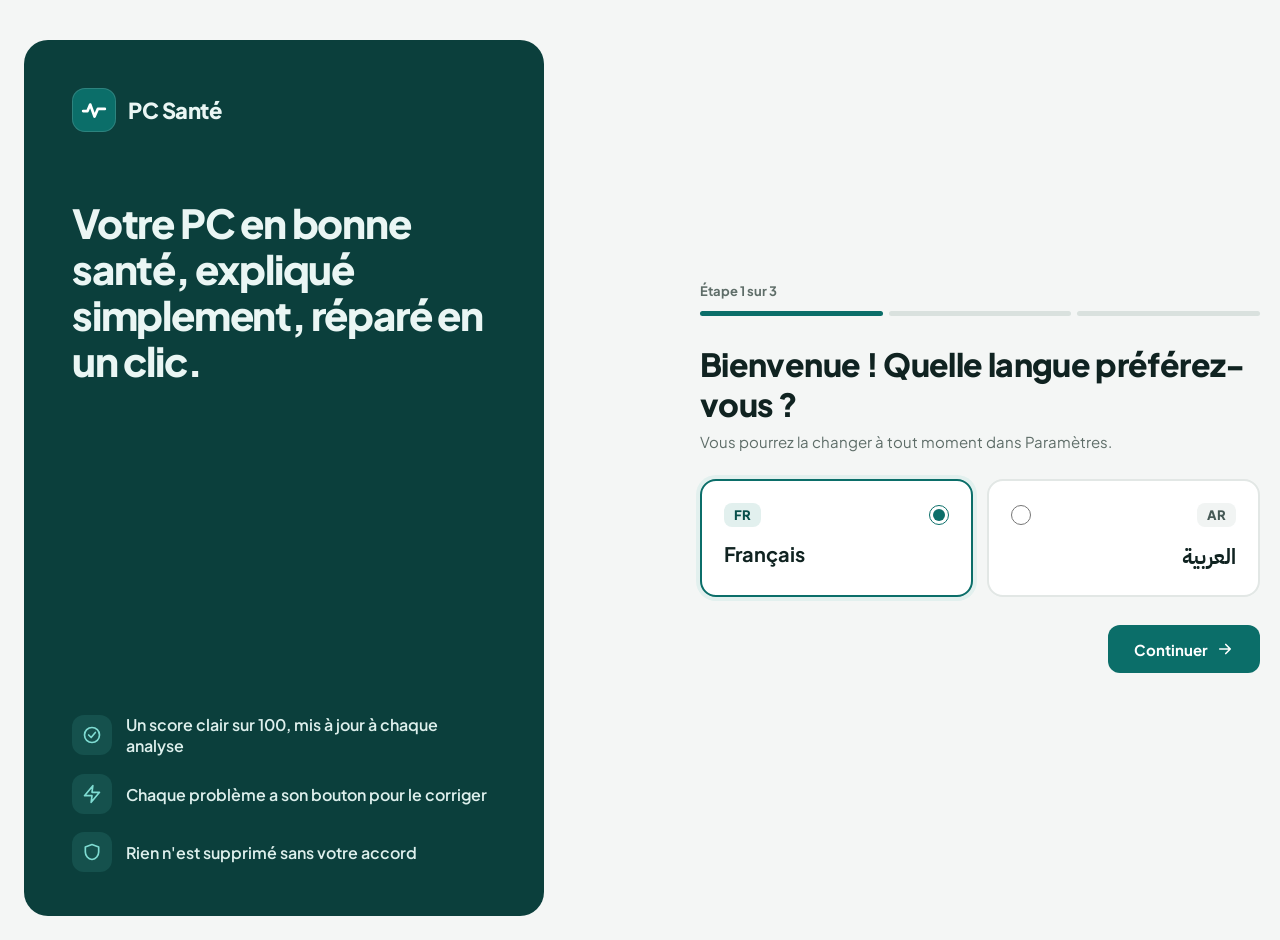
<file: docs/redesign/maquettes-html/07-premier-lancement-1-langue.html>
<!doctype html>
<html lang="fr" dir="ltr">
<head>
<meta charset="utf-8">
<title>PC Santé — Bienvenue, étape 1 : langue</title>
<link rel="stylesheet" href="https://fonts.googleapis.com/css2?family=Plus+Jakarta+Sans:wght@400;500;600;700;800&family=IBM+Plex+Sans+Arabic:wght@400;500;600;700&display=swap">
<style>

body{margin:0;background:#F4F6F5}
.cta{display:inline-flex;align-items:center;justify-content:center;gap:8px;height:48px;padding:0 26px;border-radius:12px;font:700 15px 'Plus Jakarta Sans','Segoe UI',sans-serif;text-decoration:none;box-sizing:border-box}
.cta-primary{background:#0B6E69;color:#FFFFFF}
.cta-primary:hover{background:#084F4B;color:#FFFFFF}
.wbtn{width:46px;height:40px;border:0;background:transparent;color:#465956;display:flex;align-items:center;justify-content:center;cursor:pointer}

</style>
</head>
<body>


<div style="width: 1440px; height: 940px; display: flex; flex-direction: column; font-family: 'Plus Jakarta Sans', 'Segoe UI', sans-serif; color: #102321; background: #F4F6F5; overflow: hidden">

<header style="height: 40px; flex-shrink: 0; display: flex; align-items: center; justify-content: flex-end; background: #F4F6F5">
<button class="wbtn" aria-label="Réduire"><svg width="12" height="12" viewBox="0 0 12 12" aria-hidden="true"><path d="M1 6h10" stroke="currentColor" stroke-width="1.2"></path></svg></button>
<button class="wbtn" aria-label="Agrandir"><svg width="12" height="12" viewBox="0 0 12 12" aria-hidden="true"><rect x="1.5" y="1.5" width="9" height="9" rx="1.5" fill="none" stroke="currentColor" stroke-width="1.2"></rect></svg></button>
<button class="wbtn" aria-label="Fermer"><svg width="12" height="12" viewBox="0 0 12 12" aria-hidden="true"><path d="M1.5 1.5l9 9M10.5 1.5l-9 9" stroke="currentColor" stroke-width="1.2"></path></svg></button>
</header>

<div style="flex-grow: 1; display: flex; gap: 0; padding: 0 24px 24px; min-height: 0">

<aside style="width: 520px; flex-shrink: 0; box-sizing: border-box; border-radius: 24px; background: #0B3F3C; color: #EAF6F4; padding: 48px 48px 44px; display: flex; flex-direction: column; gap: 28px">
<div style="display: flex; align-items: center; gap: 12px">
<div style="width: 44px; height: 44px; border-radius: 13px; background: #0B6E69; display: flex; align-items: center; justify-content: center; box-shadow: inset 0 0 0 1px rgba(255,255,255,0.14)"><svg width="26" height="26" viewBox="0 0 24 24" fill="none" stroke="#FFFFFF" stroke-width="2.5" stroke-linecap="round" stroke-linejoin="round" aria-hidden="true"><path d="M2 13h4l2.5-6 4 11 3-7H22"></path></svg></div>
<span style="font-size: 22px; font-weight: 800; letter-spacing: -0.02em">PC Santé</span>
</div>
<h1 style="margin: 40px 0 0; font-size: 40px; font-weight: 800; letter-spacing: -0.03em; line-height: 1.15">Votre PC en bonne santé, expliqué simplement, réparé en un clic.</h1>
<div style="display: flex; flex-direction: column; gap: 18px; margin-top: auto">

<div style="display: flex; align-items: center; gap: 14px">
<div style="width: 40px; height: 40px; flex-shrink: 0; border-radius: 12px; background: #15514D; color: #7FDCD2; display: flex; align-items: center; justify-content: center"><svg width="20" height="20" viewBox="0 0 24 24" fill="none" stroke="currentColor" stroke-width="2" stroke-linecap="round" stroke-linejoin="round" aria-hidden="true"><path d="M12 21a9 9 0 1 0 0-18 9 9 0 0 0 0 18zM8 12l3 3 5-6"></path></svg></div>
<span style="font-size: 16px; font-weight: 600; color: #DDEFEC">Un score clair sur 100, mis à jour à chaque analyse</span>
</div>

<div style="display: flex; align-items: center; gap: 14px">
<div style="width: 40px; height: 40px; flex-shrink: 0; border-radius: 12px; background: #15514D; color: #7FDCD2; display: flex; align-items: center; justify-content: center"><svg width="20" height="20" viewBox="0 0 24 24" fill="none" stroke="currentColor" stroke-width="2" stroke-linecap="round" stroke-linejoin="round" aria-hidden="true"><path d="M13 2 3 14h9l-1 8 10-12h-9z"></path></svg></div>
<span style="font-size: 16px; font-weight: 600; color: #DDEFEC">Chaque problème a son bouton pour le corriger</span>
</div>

<div style="display: flex; align-items: center; gap: 14px">
<div style="width: 40px; height: 40px; flex-shrink: 0; border-radius: 12px; background: #15514D; color: #7FDCD2; display: flex; align-items: center; justify-content: center"><svg width="20" height="20" viewBox="0 0 24 24" fill="none" stroke="currentColor" stroke-width="2" stroke-linecap="round" stroke-linejoin="round" aria-hidden="true"><path d="M12 3 4 6v6c0 4.5 3.4 8.3 8 9 4.6-.7 8-4.5 8-9V6z"></path></svg></div>
<span style="font-size: 16px; font-weight: 600; color: #DDEFEC">Rien n'est supprimé sans votre accord</span>
</div>

</div>
</aside>

<main style="flex-grow: 1; display: flex; align-items: center; justify-content: center">
<div style="width: 560px; display: flex; flex-direction: column; gap: 28px">
<div style="display: flex; flex-direction: column; gap: 12px">
<span style="font-size: 13px; font-weight: 700; color: #5E6D68">Étape 1 sur 3</span>
<div style="display: flex; gap: 6px" aria-hidden="true">
<span style="flex-grow: 1; height: 5px; border-radius: 3px; background: #0B6E69"></span>
<span style="flex-grow: 1; height: 5px; border-radius: 3px; background: #D9E1DE"></span>
<span style="flex-grow: 1; height: 5px; border-radius: 3px; background: #D9E1DE"></span>
</div>
</div>
<div style="display: flex; flex-direction: column; gap: 8px">
<h2 style="margin: 0; font-size: 32px; font-weight: 800; letter-spacing: -0.02em">Bienvenue ! Quelle langue préférez-vous ?</h2>
<p style="margin: 0; font-size: 15px; color: #5E6D68">Vous pourrez la changer à tout moment dans Paramètres.</p>
</div>
<div role="radiogroup" aria-label="Langue" style="display: grid; grid-template-columns: repeat(2, minmax(0, 1fr)); gap: 14px">
<label style="display: flex; flex-direction: column; gap: 14px; padding: 22px; border-radius: 16px; background: #FFFFFF; border: 2px solid #0B6E69; box-shadow: 0 0 0 4px #E2F0EE; cursor: pointer">
<div style="display: flex; align-items: center; justify-content: space-between">
<span style="font-size: 13px; font-weight: 800; color: #084F4B; background: #E2F0EE; padding: 4px 10px; border-radius: 8px">FR</span>
<input type="radio" name="langue" checked="" style="width: 20px; height: 20px; accent-color: #0B6E69; margin: 0">
</div>
<span style="font-size: 20px; font-weight: 700">Français</span>
</label>
<label dir="rtl" style="display: flex; flex-direction: column; gap: 14px; padding: 22px; border-radius: 16px; background: #FFFFFF; border: 2px solid #E2E7E5; cursor: pointer">
<div style="display: flex; align-items: center; justify-content: space-between">
<span style="font-size: 13px; font-weight: 800; color: #465956; background: #F1F4F3; padding: 4px 10px; border-radius: 8px">AR</span>
<input type="radio" name="langue" style="width: 20px; height: 20px; accent-color: #0B6E69; margin: 0">
</div>
<span style="font-size: 21px; font-weight: 700; font-family: 'IBM Plex Sans Arabic', sans-serif">العربية</span>
</label>
</div>
<div style="display: flex; justify-content: flex-end">
<a href="Bienvenue2.dc.html" class="cta cta-primary">Continuer<svg width="18" height="18" viewBox="0 0 24 24" fill="none" stroke="currentColor" stroke-width="2.2" stroke-linecap="round" stroke-linejoin="round" aria-hidden="true"><path d="M5 12h14M13 6l6 6-6 6"></path></svg></a>
</div>
</div>
</main>
</div>
</div>

</body>
</html>
</file>
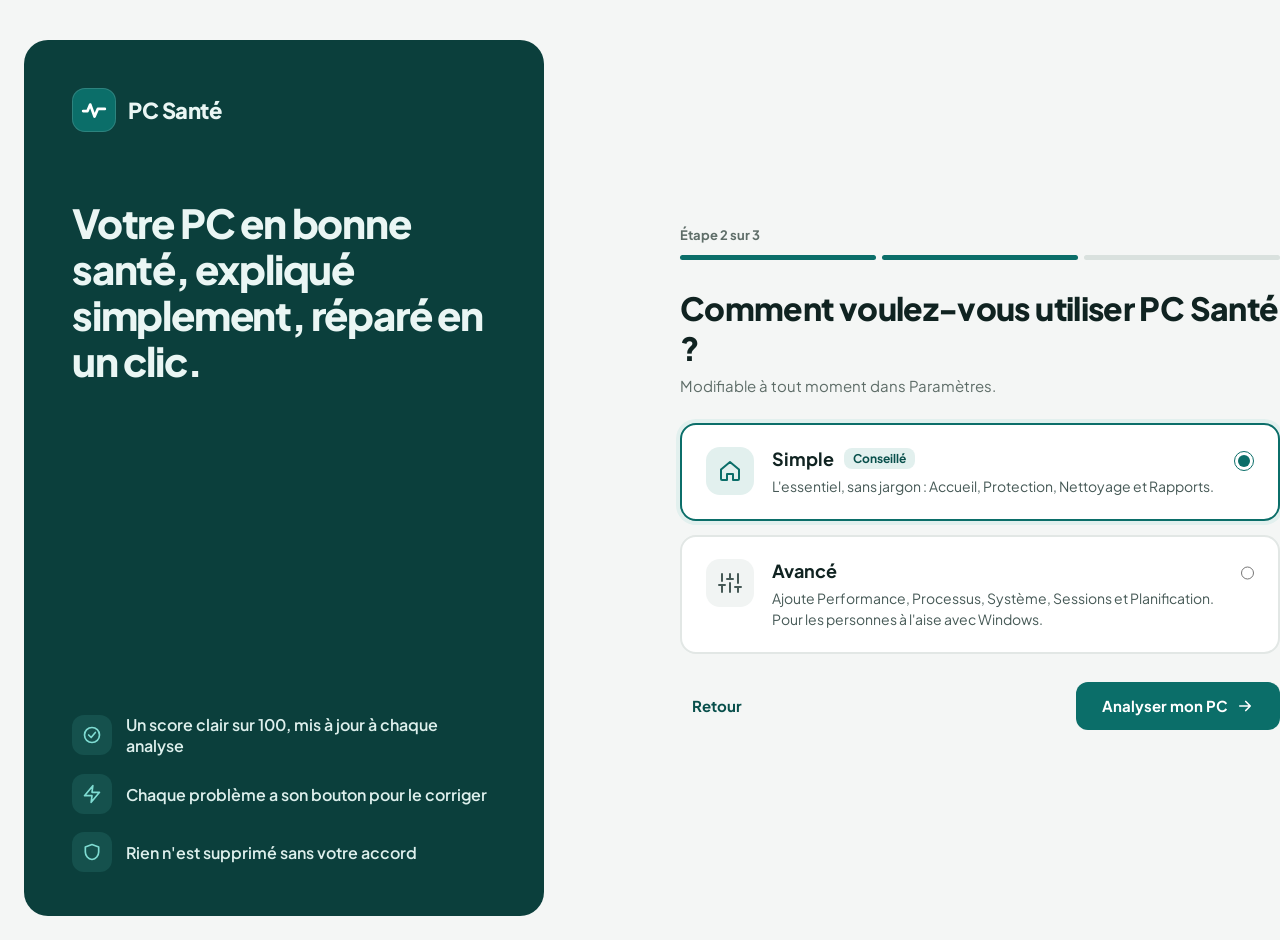
<file: docs/redesign/maquettes-html/08-premier-lancement-2-mode.html>
<!doctype html>
<html lang="fr" dir="ltr">
<head>
<meta charset="utf-8">
<title>PC Santé — Bienvenue, étape 2 : mode</title>
<link rel="stylesheet" href="https://fonts.googleapis.com/css2?family=Plus+Jakarta+Sans:wght@400;500;600;700;800&family=IBM+Plex+Sans+Arabic:wght@400;500;600;700&display=swap">
<style>

body{margin:0;background:#F4F6F5}
.cta{display:inline-flex;align-items:center;justify-content:center;gap:8px;height:48px;padding:0 26px;border-radius:12px;font:700 15px 'Plus Jakarta Sans','Segoe UI',sans-serif;text-decoration:none;box-sizing:border-box}
.cta-primary{background:#0B6E69;color:#FFFFFF}
.cta-primary:hover{background:#084F4B;color:#FFFFFF}
.cta-ghost{background:transparent;color:#084F4B;padding:0 12px}
.wbtn{width:46px;height:40px;border:0;background:transparent;color:#465956;display:flex;align-items:center;justify-content:center;cursor:pointer}

</style>
</head>
<body>


<div style="width: 1440px; height: 940px; display: flex; flex-direction: column; font-family: 'Plus Jakarta Sans', 'Segoe UI', sans-serif; color: #102321; background: #F4F6F5; overflow: hidden">

<header style="height: 40px; flex-shrink: 0; display: flex; align-items: center; justify-content: flex-end; background: #F4F6F5">
<button class="wbtn" aria-label="Réduire"><svg width="12" height="12" viewBox="0 0 12 12" aria-hidden="true"><path d="M1 6h10" stroke="currentColor" stroke-width="1.2"></path></svg></button>
<button class="wbtn" aria-label="Agrandir"><svg width="12" height="12" viewBox="0 0 12 12" aria-hidden="true"><rect x="1.5" y="1.5" width="9" height="9" rx="1.5" fill="none" stroke="currentColor" stroke-width="1.2"></rect></svg></button>
<button class="wbtn" aria-label="Fermer"><svg width="12" height="12" viewBox="0 0 12 12" aria-hidden="true"><path d="M1.5 1.5l9 9M10.5 1.5l-9 9" stroke="currentColor" stroke-width="1.2"></path></svg></button>
</header>

<div style="flex-grow: 1; display: flex; padding: 0 24px 24px; min-height: 0">

<aside style="width: 520px; flex-shrink: 0; box-sizing: border-box; border-radius: 24px; background: #0B3F3C; color: #EAF6F4; padding: 48px 48px 44px; display: flex; flex-direction: column; gap: 28px">
<div style="display: flex; align-items: center; gap: 12px">
<div style="width: 44px; height: 44px; border-radius: 13px; background: #0B6E69; display: flex; align-items: center; justify-content: center; box-shadow: inset 0 0 0 1px rgba(255,255,255,0.14)"><svg width="26" height="26" viewBox="0 0 24 24" fill="none" stroke="#FFFFFF" stroke-width="2.5" stroke-linecap="round" stroke-linejoin="round" aria-hidden="true"><path d="M2 13h4l2.5-6 4 11 3-7H22"></path></svg></div>
<span style="font-size: 22px; font-weight: 800; letter-spacing: -0.02em">PC Santé</span>
</div>
<h1 style="margin: 40px 0 0; font-size: 40px; font-weight: 800; letter-spacing: -0.03em; line-height: 1.15">Votre PC en bonne santé, expliqué simplement, réparé en un clic.</h1>
<div style="display: flex; flex-direction: column; gap: 18px; margin-top: auto">

<div style="display: flex; align-items: center; gap: 14px">
<div style="width: 40px; height: 40px; flex-shrink: 0; border-radius: 12px; background: #15514D; color: #7FDCD2; display: flex; align-items: center; justify-content: center"><svg width="20" height="20" viewBox="0 0 24 24" fill="none" stroke="currentColor" stroke-width="2" stroke-linecap="round" stroke-linejoin="round" aria-hidden="true"><path d="M12 21a9 9 0 1 0 0-18 9 9 0 0 0 0 18zM8 12l3 3 5-6"></path></svg></div>
<span style="font-size: 16px; font-weight: 600; color: #DDEFEC">Un score clair sur 100, mis à jour à chaque analyse</span>
</div>

<div style="display: flex; align-items: center; gap: 14px">
<div style="width: 40px; height: 40px; flex-shrink: 0; border-radius: 12px; background: #15514D; color: #7FDCD2; display: flex; align-items: center; justify-content: center"><svg width="20" height="20" viewBox="0 0 24 24" fill="none" stroke="currentColor" stroke-width="2" stroke-linecap="round" stroke-linejoin="round" aria-hidden="true"><path d="M13 2 3 14h9l-1 8 10-12h-9z"></path></svg></div>
<span style="font-size: 16px; font-weight: 600; color: #DDEFEC">Chaque problème a son bouton pour le corriger</span>
</div>

<div style="display: flex; align-items: center; gap: 14px">
<div style="width: 40px; height: 40px; flex-shrink: 0; border-radius: 12px; background: #15514D; color: #7FDCD2; display: flex; align-items: center; justify-content: center"><svg width="20" height="20" viewBox="0 0 24 24" fill="none" stroke="currentColor" stroke-width="2" stroke-linecap="round" stroke-linejoin="round" aria-hidden="true"><path d="M12 3 4 6v6c0 4.5 3.4 8.3 8 9 4.6-.7 8-4.5 8-9V6z"></path></svg></div>
<span style="font-size: 16px; font-weight: 600; color: #DDEFEC">Rien n'est supprimé sans votre accord</span>
</div>

</div>
</aside>

<main style="flex-grow: 1; display: flex; align-items: center; justify-content: center">
<div style="width: 600px; display: flex; flex-direction: column; gap: 28px">
<div style="display: flex; flex-direction: column; gap: 12px">
<span style="font-size: 13px; font-weight: 700; color: #5E6D68">Étape 2 sur 3</span>
<div style="display: flex; gap: 6px" aria-hidden="true">
<span style="flex-grow: 1; height: 5px; border-radius: 3px; background: #0B6E69"></span>
<span style="flex-grow: 1; height: 5px; border-radius: 3px; background: #0B6E69"></span>
<span style="flex-grow: 1; height: 5px; border-radius: 3px; background: #D9E1DE"></span>
</div>
</div>
<div style="display: flex; flex-direction: column; gap: 8px">
<h2 style="margin: 0; font-size: 32px; font-weight: 800; letter-spacing: -0.02em">Comment voulez-vous utiliser PC Santé ?</h2>
<p style="margin: 0; font-size: 15px; color: #5E6D68">Modifiable à tout moment dans Paramètres.</p>
</div>
<div role="radiogroup" aria-label="Mode" style="display: flex; flex-direction: column; gap: 14px">
<label style="display: flex; align-items: flex-start; gap: 18px; padding: 22px 24px; border-radius: 16px; background: #FFFFFF; border: 2px solid #0B6E69; box-shadow: 0 0 0 4px #E2F0EE; cursor: pointer">
<div style="width: 48px; height: 48px; flex-shrink: 0; border-radius: 14px; background: #E2F0EE; color: #0B6E69; display: flex; align-items: center; justify-content: center"><svg width="24" height="24" viewBox="0 0 24 24" fill="none" stroke="currentColor" stroke-width="2" stroke-linecap="round" stroke-linejoin="round" aria-hidden="true"><path d="M3 10.5 12 3l9 7.5V20a1 1 0 0 1-1 1h-5v-6h-6v6H4a1 1 0 0 1-1-1z"></path></svg></div>
<div style="flex-grow: 1; display: flex; flex-direction: column; gap: 6px">
<div style="display: flex; align-items: center; gap: 10px"><span style="font-size: 18px; font-weight: 700">Simple</span><span style="font-size: 12px; font-weight: 700; color: #084F4B; background: #E2F0EE; padding: 3px 9px; border-radius: 8px">Conseillé</span></div>
<span style="font-size: 14px; line-height: 1.5; color: #465956">L'essentiel, sans jargon : Accueil, Protection, Nettoyage et Rapports.</span>
</div>
<input type="radio" name="mode" checked="" style="width: 20px; height: 20px; accent-color: #0B6E69; margin: 4px 0 0">
</label>
<label style="display: flex; align-items: flex-start; gap: 18px; padding: 22px 24px; border-radius: 16px; background: #FFFFFF; border: 2px solid #E2E7E5; cursor: pointer">
<div style="width: 48px; height: 48px; flex-shrink: 0; border-radius: 14px; background: #F1F4F3; color: #465956; display: flex; align-items: center; justify-content: center"><svg width="24" height="24" viewBox="0 0 24 24" fill="none" stroke="currentColor" stroke-width="2" stroke-linecap="round" stroke-linejoin="round" aria-hidden="true"><path d="M4 21v-7M4 10V3M12 21v-9M12 8V3M20 21v-5M20 12V3M1 14h6M9 8h6M17 16h6"></path></svg></div>
<div style="flex-grow: 1; display: flex; flex-direction: column; gap: 6px">
<span style="font-size: 18px; font-weight: 700">Avancé</span>
<span style="font-size: 14px; line-height: 1.5; color: #465956">Ajoute Performance, Processus, Système, Sessions et Planification. Pour les personnes à l'aise avec Windows.</span>
</div>
<input type="radio" name="mode" style="width: 20px; height: 20px; accent-color: #0B6E69; margin: 4px 0 0">
</label>
</div>
<div style="display: flex; justify-content: space-between; align-items: center">
<a href="Bienvenue1.dc.html" class="cta cta-ghost">Retour</a>
<a href="Bienvenue3.dc.html" class="cta cta-primary">Analyser mon PC<svg width="18" height="18" viewBox="0 0 24 24" fill="none" stroke="currentColor" stroke-width="2.2" stroke-linecap="round" stroke-linejoin="round" aria-hidden="true"><path d="M5 12h14M13 6l6 6-6 6"></path></svg></a>
</div>
</div>
</main>
</div>
</div>

</body>
</html>
</file>
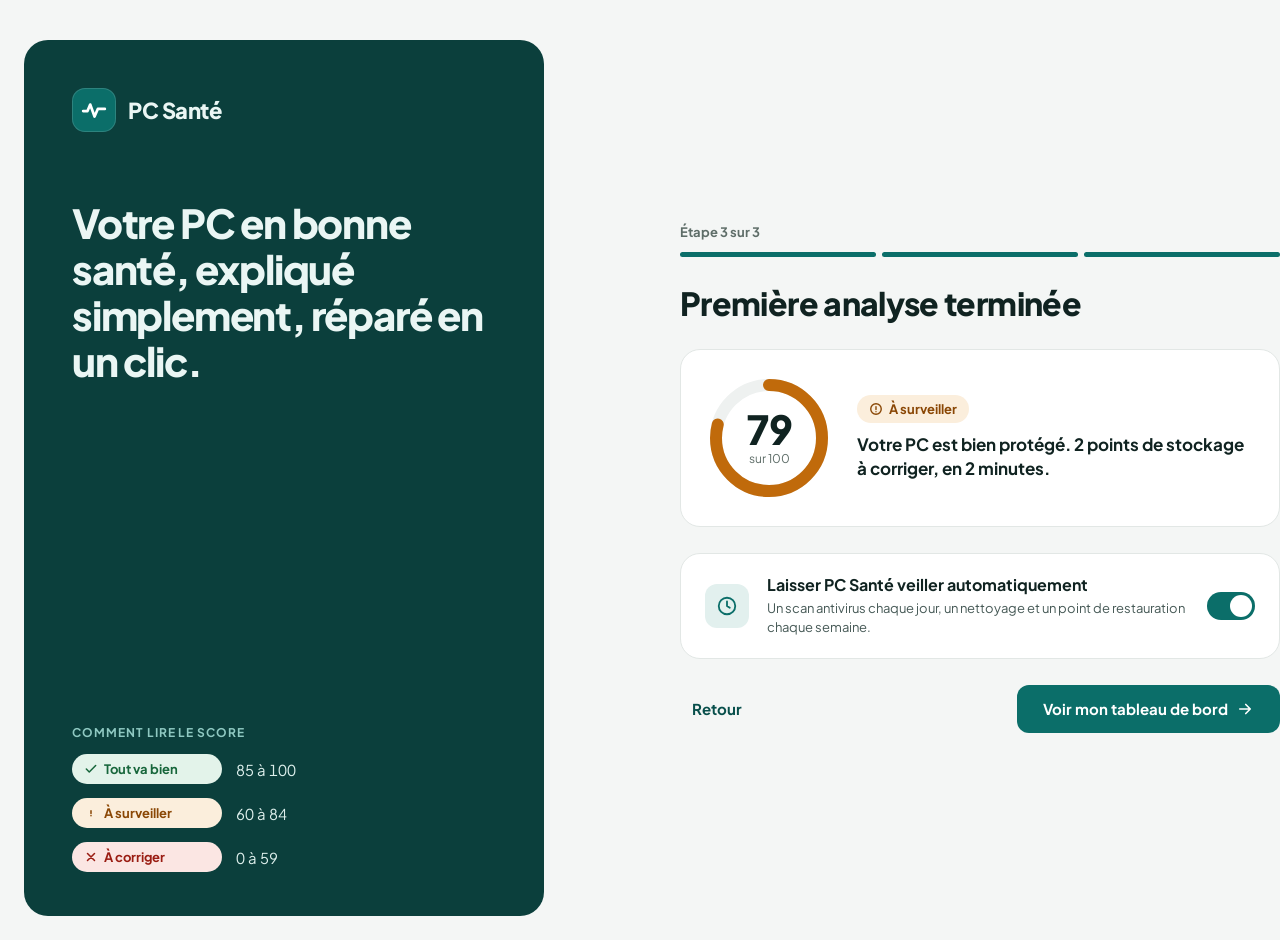
<file: docs/redesign/maquettes-html/09-premier-lancement-3-analyse.html>
<!doctype html>
<html lang="fr" dir="ltr">
<head>
<meta charset="utf-8">
<title>PC Santé — Bienvenue, étape 3 : première analyse</title>
<link rel="stylesheet" href="https://fonts.googleapis.com/css2?family=Plus+Jakarta+Sans:wght@400;500;600;700;800&family=IBM+Plex+Sans+Arabic:wght@400;500;600;700&display=swap">
<style>

body{margin:0;background:#F4F6F5}
.cta{display:inline-flex;align-items:center;justify-content:center;gap:8px;height:48px;padding:0 26px;border-radius:12px;font:700 15px 'Plus Jakarta Sans','Segoe UI',sans-serif;text-decoration:none;box-sizing:border-box}
.cta-primary{background:#0B6E69;color:#FFFFFF}
.cta-primary:hover{background:#084F4B;color:#FFFFFF}
.cta-ghost{background:transparent;color:#084F4B;padding:0 12px}
.wbtn{width:46px;height:40px;border:0;background:transparent;color:#465956;display:flex;align-items:center;justify-content:center;cursor:pointer}
.num{font-variant-numeric:tabular-nums}

</style>
</head>
<body>


<div style="width: 1440px; height: 940px; display: flex; flex-direction: column; font-family: 'Plus Jakarta Sans', 'Segoe UI', sans-serif; color: #102321; background: #F4F6F5; overflow: hidden">

<header style="height: 40px; flex-shrink: 0; display: flex; align-items: center; justify-content: flex-end; background: #F4F6F5">
<button class="wbtn" aria-label="Réduire"><svg width="12" height="12" viewBox="0 0 12 12" aria-hidden="true"><path d="M1 6h10" stroke="currentColor" stroke-width="1.2"></path></svg></button>
<button class="wbtn" aria-label="Agrandir"><svg width="12" height="12" viewBox="0 0 12 12" aria-hidden="true"><rect x="1.5" y="1.5" width="9" height="9" rx="1.5" fill="none" stroke="currentColor" stroke-width="1.2"></rect></svg></button>
<button class="wbtn" aria-label="Fermer"><svg width="12" height="12" viewBox="0 0 12 12" aria-hidden="true"><path d="M1.5 1.5l9 9M10.5 1.5l-9 9" stroke="currentColor" stroke-width="1.2"></path></svg></button>
</header>

<div style="flex-grow: 1; display: flex; padding: 0 24px 24px; min-height: 0">

<aside style="width: 520px; flex-shrink: 0; box-sizing: border-box; border-radius: 24px; background: #0B3F3C; color: #EAF6F4; padding: 48px 48px 44px; display: flex; flex-direction: column; gap: 28px">
<div style="display: flex; align-items: center; gap: 12px">
<div style="width: 44px; height: 44px; border-radius: 13px; background: #0B6E69; display: flex; align-items: center; justify-content: center; box-shadow: inset 0 0 0 1px rgba(255,255,255,0.14)"><svg width="26" height="26" viewBox="0 0 24 24" fill="none" stroke="#FFFFFF" stroke-width="2.5" stroke-linecap="round" stroke-linejoin="round" aria-hidden="true"><path d="M2 13h4l2.5-6 4 11 3-7H22"></path></svg></div>
<span style="font-size: 22px; font-weight: 800; letter-spacing: -0.02em">PC Santé</span>
</div>
<h1 style="margin: 40px 0 0; font-size: 40px; font-weight: 800; letter-spacing: -0.03em; line-height: 1.15">Votre PC en bonne santé, expliqué simplement, réparé en un clic.</h1>
<div style="display: flex; flex-direction: column; gap: 14px; margin-top: auto">
<span style="font-size: 12px; font-weight: 700; letter-spacing: 0.08em; text-transform: uppercase; color: #8FC9C2">Comment lire le score</span>

<div style="display: flex; align-items: center; gap: 14px">
<span style="display: inline-flex; align-items: center; gap: 6px; height: 30px; min-width: 150px; box-sizing: border-box; padding: 0 12px; border-radius: 15px; background: #E3F3EA; color: #17663B; font-size: 13px; font-weight: 700"><svg width="14" height="14" viewBox="0 0 24 24" fill="none" stroke="currentColor" stroke-width="2.6" stroke-linecap="round" stroke-linejoin="round" aria-hidden="true"><path d="M20 6 9 17l-5-5"></path></svg>Tout va bien</span>
<span class="num" style="font-size: 15px; color: #DDEFEC">85 à 100</span>
</div>

<div style="display: flex; align-items: center; gap: 14px">
<span style="display: inline-flex; align-items: center; gap: 6px; height: 30px; min-width: 150px; box-sizing: border-box; padding: 0 12px; border-radius: 15px; background: #FBEEDC; color: #8A4705; font-size: 13px; font-weight: 700"><svg width="14" height="14" viewBox="0 0 24 24" fill="none" stroke="currentColor" stroke-width="2.6" stroke-linecap="round" stroke-linejoin="round" aria-hidden="true"><path d="M12 8v5M12 16.5h.01"></path></svg>À surveiller</span>
<span class="num" style="font-size: 15px; color: #DDEFEC">60 à 84</span>
</div>

<div style="display: flex; align-items: center; gap: 14px">
<span style="display: inline-flex; align-items: center; gap: 6px; height: 30px; min-width: 150px; box-sizing: border-box; padding: 0 12px; border-radius: 15px; background: #FBE6E3; color: #9A1D13; font-size: 13px; font-weight: 700"><svg width="14" height="14" viewBox="0 0 24 24" fill="none" stroke="currentColor" stroke-width="2.6" stroke-linecap="round" stroke-linejoin="round" aria-hidden="true"><path d="M18 6 6 18M6 6l12 12"></path></svg>À corriger</span>
<span class="num" style="font-size: 15px; color: #DDEFEC">0 à 59</span>
</div>

</div>
</aside>

<main style="flex-grow: 1; display: flex; align-items: center; justify-content: center">
<div style="width: 600px; display: flex; flex-direction: column; gap: 26px">
<div style="display: flex; flex-direction: column; gap: 12px">
<span style="font-size: 13px; font-weight: 700; color: #5E6D68">Étape 3 sur 3</span>
<div style="display: flex; gap: 6px" aria-hidden="true">
<span style="flex-grow: 1; height: 5px; border-radius: 3px; background: #0B6E69"></span>
<span style="flex-grow: 1; height: 5px; border-radius: 3px; background: #0B6E69"></span>
<span style="flex-grow: 1; height: 5px; border-radius: 3px; background: #0B6E69"></span>
</div>
</div>
<h2 style="margin: 0; font-size: 32px; font-weight: 800; letter-spacing: -0.02em">Première analyse terminée</h2>

<section style="background: #FFFFFF; border: 1px solid #E2E7E5; border-radius: 20px; padding: 24px; display: flex; align-items: center; gap: 24px">
<div style="position: relative; width: 128px; height: 128px; flex-shrink: 0">
<svg width="128" height="128" viewBox="0 0 128 128" aria-hidden="true">
<circle cx="64" cy="64" r="53" fill="none" stroke="#EEF1F0" stroke-width="12"></circle>
<circle cx="64" cy="64" r="53" fill="none" stroke="#C06A0B" stroke-width="12" stroke-linecap="round" stroke-dasharray="263.1 333" transform="rotate(-90 64 64)"></circle>
</svg>
<div style="position: absolute; left: 0; top: 0; right: 0; bottom: 0; display: flex; flex-direction: column; align-items: center; justify-content: center">
<span class="num" style="font-size: 40px; font-weight: 800; letter-spacing: -0.03em; line-height: 1">79</span>
<span style="font-size: 12px; color: #5E6D68; margin-top: 2px">sur 100</span>
</div>
</div>
<div style="display: flex; flex-direction: column; gap: 10px">
<span style="align-self: flex-start; display: inline-flex; align-items: center; gap: 6px; height: 28px; padding: 0 12px; border-radius: 14px; background: #FBEEDC; color: #8A4705; font-size: 13px; font-weight: 700"><svg width="14" height="14" viewBox="0 0 24 24" fill="none" stroke="currentColor" stroke-width="2.4" stroke-linecap="round" stroke-linejoin="round" aria-hidden="true"><path d="M12 8v5M12 16.5h.01M12 21a9 9 0 1 0 0-18 9 9 0 0 0 0 18z"></path></svg>À surveiller</span>
<span style="font-size: 17px; font-weight: 700; line-height: 1.4">Votre PC est bien protégé. 2 points de stockage à corriger, en 2 minutes.</span>
</div>
</section>

<section style="background: #FFFFFF; border: 1px solid #E2E7E5; border-radius: 20px; padding: 20px 24px; display: flex; align-items: center; gap: 18px">
<div style="width: 44px; height: 44px; flex-shrink: 0; border-radius: 12px; background: #E2F0EE; color: #0B6E69; display: flex; align-items: center; justify-content: center"><svg width="22" height="22" viewBox="0 0 24 24" fill="none" stroke="currentColor" stroke-width="2" stroke-linecap="round" stroke-linejoin="round" aria-hidden="true"><path d="M12 21a9 9 0 1 0 0-18 9 9 0 0 0 0 18zM12 7v5l3 2"></path></svg></div>
<div style="flex-grow: 1; display: flex; flex-direction: column; gap: 4px">
<span style="font-size: 16px; font-weight: 700">Laisser PC Santé veiller automatiquement</span>
<span style="font-size: 13px; line-height: 1.5; color: #465956">Un scan antivirus chaque jour, un nettoyage et un point de restauration chaque semaine.</span>
</div>
<button aria-pressed="true" aria-label="Veille automatique" style="width: 48px; height: 28px; flex-shrink: 0; border-radius: 14px; border: 0; background: #0B6E69; padding: 3px; display: flex; justify-content: flex-end; cursor: pointer"><span style="width: 22px; height: 22px; border-radius: 11px; background: #FFFFFF; display: block"></span></button>
</section>

<div style="display: flex; justify-content: space-between; align-items: center">
<a href="Bienvenue2.dc.html" class="cta cta-ghost">Retour</a>
<a href="Main.dc.html" class="cta cta-primary">Voir mon tableau de bord<svg width="18" height="18" viewBox="0 0 24 24" fill="none" stroke="currentColor" stroke-width="2.2" stroke-linecap="round" stroke-linejoin="round" aria-hidden="true"><path d="M5 12h14M13 6l6 6-6 6"></path></svg></a>
</div>
</div>
</main>
</div>
</div>

</body>
</html>
</file>
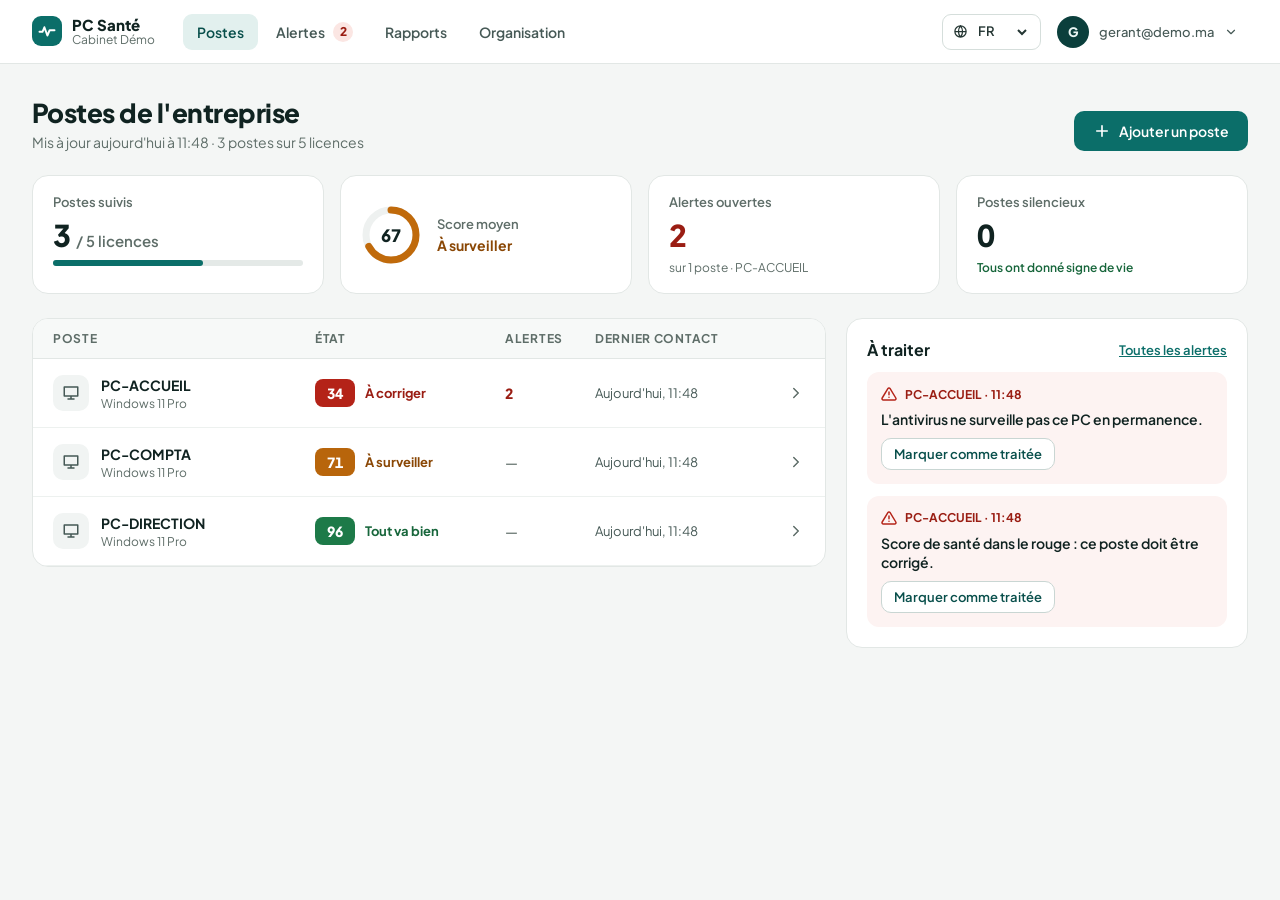
<file: docs/redesign/maquettes-html/10-console-pme-postes.html>
<!doctype html>
<html lang="fr" dir="ltr">
<head>
<meta charset="utf-8">
<title>PC Santé Console — Postes</title>
<link rel="stylesheet" href="https://fonts.googleapis.com/css2?family=Plus+Jakarta+Sans:wght@400;500;600;700;800&family=IBM+Plex+Sans+Arabic:wght@400;500;600;700&display=swap">
<style>

body{margin:0;background:#F4F6F5}
.btn{display:inline-flex;align-items:center;justify-content:center;gap:8px;height:40px;padding:0 18px;border-radius:10px;font:600 14px 'Plus Jakarta Sans','Segoe UI',sans-serif;cursor:pointer;border:1px solid transparent;white-space:nowrap;box-sizing:border-box}
.btn-sm{height:32px;padding:0 12px;font-size:13px}
.btn-primary{background:#0B6E69;color:#FFFFFF}
.btn-secondary{background:#FFFFFF;color:#084F4B;border-color:#C9D6D3}
.num{font-variant-numeric:tabular-nums}
.nav{height:36px;padding:0 14px;border-radius:9px;display:inline-flex;align-items:center;gap:8px;font-size:14px;font-weight:600;color:#465956;text-decoration:none}
a{color:#0B6E69}

</style>
</head>
<body>


<div style="width: 1280px; height: 900px; display: flex; flex-direction: column; font-family: 'Plus Jakarta Sans', 'Segoe UI', sans-serif; color: #102321; background: #F4F6F5; overflow: hidden">

<header style="height: 64px; flex-shrink: 0; box-sizing: border-box; padding: 0 32px; display: flex; align-items: center; gap: 28px; background: #FFFFFF; border-bottom: 1px solid #E2E7E5">
<div style="display: flex; align-items: center; gap: 10px">
<div style="width: 30px; height: 30px; border-radius: 9px; background: #0B6E69; display: flex; align-items: center; justify-content: center"><svg width="18" height="18" viewBox="0 0 24 24" fill="none" stroke="#FFFFFF" stroke-width="2.6" stroke-linecap="round" stroke-linejoin="round" aria-hidden="true"><path d="M2 13h4l2.5-6 4 11 3-7H22"></path></svg></div>
<div style="display: flex; flex-direction: column; line-height: 1.15">
<span style="font-size: 15px; font-weight: 800">PC Santé</span>
<span style="font-size: 12px; color: #5E6D68">Cabinet Démo</span>
</div>
</div>
<nav aria-label="Console" style="display: flex; gap: 4px">
<a href="#" class="nav" style="background: #E2F0EE; color: #084F4B">Postes</a>
<a href="#" class="nav">Alertes<span style="min-width: 20px; height: 20px; padding: 0 6px; box-sizing: border-box; border-radius: 10px; background: #FBE6E3; color: #9A1D13; font-size: 12px; font-weight: 800; display: inline-flex; align-items: center; justify-content: center">2</span></a>
<a href="#" class="nav">Rapports</a>
<a href="#" class="nav">Organisation</a>
</nav>
<div style="margin-left: auto; display: flex; align-items: center; gap: 12px">
<label style="display: flex; align-items: center; gap: 6px; height: 34px; padding: 0 10px; border: 1px solid #D5DEDB; border-radius: 9px; font-size: 13px; font-weight: 600; color: #243633"><svg width="15" height="15" viewBox="0 0 24 24" fill="none" stroke="currentColor" stroke-width="2" stroke-linecap="round" stroke-linejoin="round" aria-hidden="true"><path d="M12 21a9 9 0 1 0 0-18 9 9 0 0 0 0 18zM3 12h18M12 3a14 14 0 0 1 0 18M12 3a14 14 0 0 0 0 18"></path></svg><select aria-label="Langue" style="border: 0; background: transparent; font: 600 13px 'Plus Jakarta Sans', sans-serif; color: #243633; outline: none"><option>FR</option><option>العربية</option></select></label>
<button aria-label="Compte gerant@demo.ma" style="display: flex; align-items: center; gap: 10px; height: 40px; padding: 0 10px 0 4px; border: 0; background: transparent; cursor: pointer; font: 500 13px 'Plus Jakarta Sans', sans-serif; color: #465956"><span style="width: 32px; height: 32px; border-radius: 16px; background: #0B3F3C; color: #EAF6F4; font-size: 13px; font-weight: 800; display: flex; align-items: center; justify-content: center">G</span>gerant@demo.ma<svg width="14" height="14" viewBox="0 0 24 24" fill="none" stroke="currentColor" stroke-width="2" stroke-linecap="round" stroke-linejoin="round" aria-hidden="true"><path d="m6 9 6 6 6-6"></path></svg></button>
</div>
</header>

<main style="flex-grow: 1; box-sizing: border-box; padding: 32px; display: flex; flex-direction: column; gap: 24px; min-height: 0">

<div style="display: flex; align-items: flex-end; justify-content: space-between">
<div style="display: flex; flex-direction: column; gap: 4px">
<h1 style="margin: 0; font-size: 26px; font-weight: 800; letter-spacing: -0.02em">Postes de l'entreprise</h1>
<p style="margin: 0; font-size: 14px; color: #5E6D68">Mis à jour aujourd'hui à 11:48 · 3 postes sur 5 licences</p>
</div>
<button class="btn btn-primary"><svg width="18" height="18" viewBox="0 0 24 24" fill="none" stroke="currentColor" stroke-width="2.2" stroke-linecap="round" stroke-linejoin="round" aria-hidden="true"><path d="M12 5v14M5 12h14"></path></svg>Ajouter un poste</button>
</div>

<div style="display: grid; grid-template-columns: repeat(4, minmax(0, 1fr)); gap: 16px">
<div style="background: #FFFFFF; border: 1px solid #E2E7E5; border-radius: 16px; padding: 18px 20px; display: flex; flex-direction: column; gap: 10px">
<span style="font-size: 13px; font-weight: 600; color: #5E6D68">Postes suivis</span>
<span class="num" style="font-size: 30px; font-weight: 800; line-height: 1">3 <span style="font-size: 15px; font-weight: 600; color: #5E6D68">/ 5 licences</span></span>
<div style="height: 6px; border-radius: 3px; background: #E4E9E7"><div style="width: 60%; height: 6px; border-radius: 3px; background: #0B6E69"></div></div>
</div>
<div style="background: #FFFFFF; border: 1px solid #E2E7E5; border-radius: 16px; padding: 18px 20px; display: flex; align-items: center; gap: 16px">
<div style="position: relative; width: 60px; height: 60px; flex-shrink: 0">
<svg width="60" height="60" viewBox="0 0 60 60" aria-hidden="true"><circle cx="30" cy="30" r="25" fill="none" stroke="#EEF1F0" stroke-width="7"></circle><circle cx="30" cy="30" r="25" fill="none" stroke="#C06A0B" stroke-width="7" stroke-linecap="round" stroke-dasharray="105.2 157.1" transform="rotate(-90 30 30)"></circle></svg>
<span class="num" style="position: absolute; left: 0; top: 0; right: 0; bottom: 0; display: flex; align-items: center; justify-content: center; font-size: 17px; font-weight: 800">67</span>
</div>
<div style="display: flex; flex-direction: column; gap: 4px">
<span style="font-size: 13px; font-weight: 600; color: #5E6D68">Score moyen</span>
<span style="font-size: 14px; font-weight: 700; color: #8A4705">À surveiller</span>
</div>
</div>
<div style="background: #FFFFFF; border: 1px solid #E2E7E5; border-radius: 16px; padding: 18px 20px; display: flex; flex-direction: column; gap: 10px">
<span style="font-size: 13px; font-weight: 600; color: #5E6D68">Alertes ouvertes</span>
<span class="num" style="font-size: 30px; font-weight: 800; line-height: 1; color: #9A1D13">2</span>
<span style="font-size: 12px; color: #5E6D68">sur 1 poste · PC-ACCUEIL</span>
</div>
<div style="background: #FFFFFF; border: 1px solid #E2E7E5; border-radius: 16px; padding: 18px 20px; display: flex; flex-direction: column; gap: 10px">
<span style="font-size: 13px; font-weight: 600; color: #5E6D68">Postes silencieux</span>
<span class="num" style="font-size: 30px; font-weight: 800; line-height: 1">0</span>
<span style="font-size: 12px; color: #17663B; font-weight: 600">Tous ont donné signe de vie</span>
</div>
</div>

<div style="flex-grow: 1; display: flex; gap: 20px; min-height: 0">
<section style="flex-grow: 1; min-width: 0; background: #FFFFFF; border: 1px solid #E2E7E5; border-radius: 16px; display: flex; flex-direction: column; overflow: hidden; align-self: flex-start">
<div style="display: flex; padding: 12px 20px; background: #F7F9F8; font-size: 12px; font-weight: 700; color: #5E6D68; text-transform: uppercase; letter-spacing: 0.06em; border-bottom: 1px solid #E2E7E5">
<span style="flex-grow: 1">Poste</span>
<span style="width: 190px">État</span>
<span style="width: 90px">Alertes</span>
<span style="width: 170px">Dernier contact</span>
<span style="width: 40px"></span>
</div>

<a href="#" style="display: flex; align-items: center; padding: 16px 20px; border-bottom: 1px solid #EDF1EF; text-decoration: none; color: #102321">
<span style="flex-grow: 1; display: flex; align-items: center; gap: 12px">
<span style="width: 36px; height: 36px; border-radius: 10px; background: #F1F4F3; color: #465956; display: flex; align-items: center; justify-content: center"><svg width="18" height="18" viewBox="0 0 24 24" fill="none" stroke="currentColor" stroke-width="2" stroke-linecap="round" stroke-linejoin="round" aria-hidden="true"><path d="M3 4h18v12H3zM8 20h8M12 16v4"></path></svg></span>
<span style="display: flex; flex-direction: column; gap: 2px"><span style="font-size: 14px; font-weight: 700">PC-ACCUEIL</span><span style="font-size: 12px; color: #5E6D68">Windows 11 Pro</span></span>
</span>
<span style="width: 190px; display: flex; align-items: center; gap: 10px">
<span class="num" style="width: 40px; height: 28px; border-radius: 8px; background: #B42318; color: #FFFFFF; font-size: 14px; font-weight: 800; display: flex; align-items: center; justify-content: center">34</span>
<span style="font-size: 13px; font-weight: 700; color: #9A1D13">À corriger</span>
</span>
<span class="num" style="width: 90px; font-size: 14px; font-weight: 800; color: #9A1D13">2</span>
<span style="width: 170px; font-size: 13px; color: #465956">Aujourd'hui, 11:48</span>
<span style="width: 40px; display: flex; justify-content: flex-end; color: #5E6D68"><svg width="18" height="18" viewBox="0 0 24 24" fill="none" stroke="currentColor" stroke-width="2" stroke-linecap="round" stroke-linejoin="round" aria-hidden="true"><path d="m9 6 6 6-6 6"></path></svg></span>
</a>

<a href="#" style="display: flex; align-items: center; padding: 16px 20px; border-bottom: 1px solid #EDF1EF; text-decoration: none; color: #102321">
<span style="flex-grow: 1; display: flex; align-items: center; gap: 12px">
<span style="width: 36px; height: 36px; border-radius: 10px; background: #F1F4F3; color: #465956; display: flex; align-items: center; justify-content: center"><svg width="18" height="18" viewBox="0 0 24 24" fill="none" stroke="currentColor" stroke-width="2" stroke-linecap="round" stroke-linejoin="round" aria-hidden="true"><path d="M3 4h18v12H3zM8 20h8M12 16v4"></path></svg></span>
<span style="display: flex; flex-direction: column; gap: 2px"><span style="font-size: 14px; font-weight: 700">PC-COMPTA</span><span style="font-size: 12px; color: #5E6D68">Windows 11 Pro</span></span>
</span>
<span style="width: 190px; display: flex; align-items: center; gap: 10px">
<span class="num" style="width: 40px; height: 28px; border-radius: 8px; background: #B8650B; color: #FFFFFF; font-size: 14px; font-weight: 800; display: flex; align-items: center; justify-content: center">71</span>
<span style="font-size: 13px; font-weight: 700; color: #8A4705">À surveiller</span>
</span>
<span class="num" style="width: 90px; font-size: 14px; font-weight: 500; color: #5E6D68">—</span>
<span style="width: 170px; font-size: 13px; color: #465956">Aujourd'hui, 11:48</span>
<span style="width: 40px; display: flex; justify-content: flex-end; color: #5E6D68"><svg width="18" height="18" viewBox="0 0 24 24" fill="none" stroke="currentColor" stroke-width="2" stroke-linecap="round" stroke-linejoin="round" aria-hidden="true"><path d="m9 6 6 6-6 6"></path></svg></span>
</a>

<a href="#" style="display: flex; align-items: center; padding: 16px 20px; border-bottom: 1px solid #EDF1EF; text-decoration: none; color: #102321">
<span style="flex-grow: 1; display: flex; align-items: center; gap: 12px">
<span style="width: 36px; height: 36px; border-radius: 10px; background: #F1F4F3; color: #465956; display: flex; align-items: center; justify-content: center"><svg width="18" height="18" viewBox="0 0 24 24" fill="none" stroke="currentColor" stroke-width="2" stroke-linecap="round" stroke-linejoin="round" aria-hidden="true"><path d="M3 4h18v12H3zM8 20h8M12 16v4"></path></svg></span>
<span style="display: flex; flex-direction: column; gap: 2px"><span style="font-size: 14px; font-weight: 700">PC-DIRECTION</span><span style="font-size: 12px; color: #5E6D68">Windows 11 Pro</span></span>
</span>
<span style="width: 190px; display: flex; align-items: center; gap: 10px">
<span class="num" style="width: 40px; height: 28px; border-radius: 8px; background: #1D7A48; color: #FFFFFF; font-size: 14px; font-weight: 800; display: flex; align-items: center; justify-content: center">96</span>
<span style="font-size: 13px; font-weight: 700; color: #17663B">Tout va bien</span>
</span>
<span class="num" style="width: 90px; font-size: 14px; font-weight: 500; color: #5E6D68">—</span>
<span style="width: 170px; font-size: 13px; color: #465956">Aujourd'hui, 11:48</span>
<span style="width: 40px; display: flex; justify-content: flex-end; color: #5E6D68"><svg width="18" height="18" viewBox="0 0 24 24" fill="none" stroke="currentColor" stroke-width="2" stroke-linecap="round" stroke-linejoin="round" aria-hidden="true"><path d="m9 6 6 6-6 6"></path></svg></span>
</a>

</section>

<aside style="width: 360px; flex-shrink: 0; background: #FFFFFF; border: 1px solid #E2E7E5; border-radius: 16px; padding: 20px; display: flex; flex-direction: column; gap: 12px; align-self: flex-start">
<div style="display: flex; align-items: center; justify-content: space-between">
<h2 style="margin: 0; font-size: 16px; font-weight: 700">À traiter</h2>
<a href="#" style="font-size: 13px; font-weight: 600">Toutes les alertes</a>
</div>

<div style="padding: 14px; border-radius: 12px; background: #FDF3F2; display: flex; flex-direction: column; gap: 8px">
<div style="display: flex; align-items: center; gap: 8px">
<svg width="16" height="16" viewBox="0 0 24 24" fill="none" stroke="#B42318" stroke-width="2.2" stroke-linecap="round" stroke-linejoin="round" aria-hidden="true"><path d="M10.3 3.9 1.8 18a2 2 0 0 0 1.7 3h17a2 2 0 0 0 1.7-3L13.7 3.9a2 2 0 0 0-3.4 0zM12 9v4M12 17h.01"></path></svg>
<span style="font-size: 12px; font-weight: 700; color: #9A1D13">PC-ACCUEIL · 11:48</span>
</div>
<span style="font-size: 14px; font-weight: 600; line-height: 1.4">L'antivirus ne surveille pas ce PC en permanence.</span>
<button class="btn btn-secondary btn-sm" style="align-self: flex-start">Marquer comme traitée</button>
</div>

<div style="padding: 14px; border-radius: 12px; background: #FDF3F2; display: flex; flex-direction: column; gap: 8px">
<div style="display: flex; align-items: center; gap: 8px">
<svg width="16" height="16" viewBox="0 0 24 24" fill="none" stroke="#B42318" stroke-width="2.2" stroke-linecap="round" stroke-linejoin="round" aria-hidden="true"><path d="M10.3 3.9 1.8 18a2 2 0 0 0 1.7 3h17a2 2 0 0 0 1.7-3L13.7 3.9a2 2 0 0 0-3.4 0zM12 9v4M12 17h.01"></path></svg>
<span style="font-size: 12px; font-weight: 700; color: #9A1D13">PC-ACCUEIL · 11:48</span>
</div>
<span style="font-size: 14px; font-weight: 600; line-height: 1.4">Score de santé dans le rouge : ce poste doit être corrigé.</span>
<button class="btn btn-secondary btn-sm" style="align-self: flex-start">Marquer comme traitée</button>
</div>

</aside>
</div>

</main>
</div>

</body>
</html>
</file>
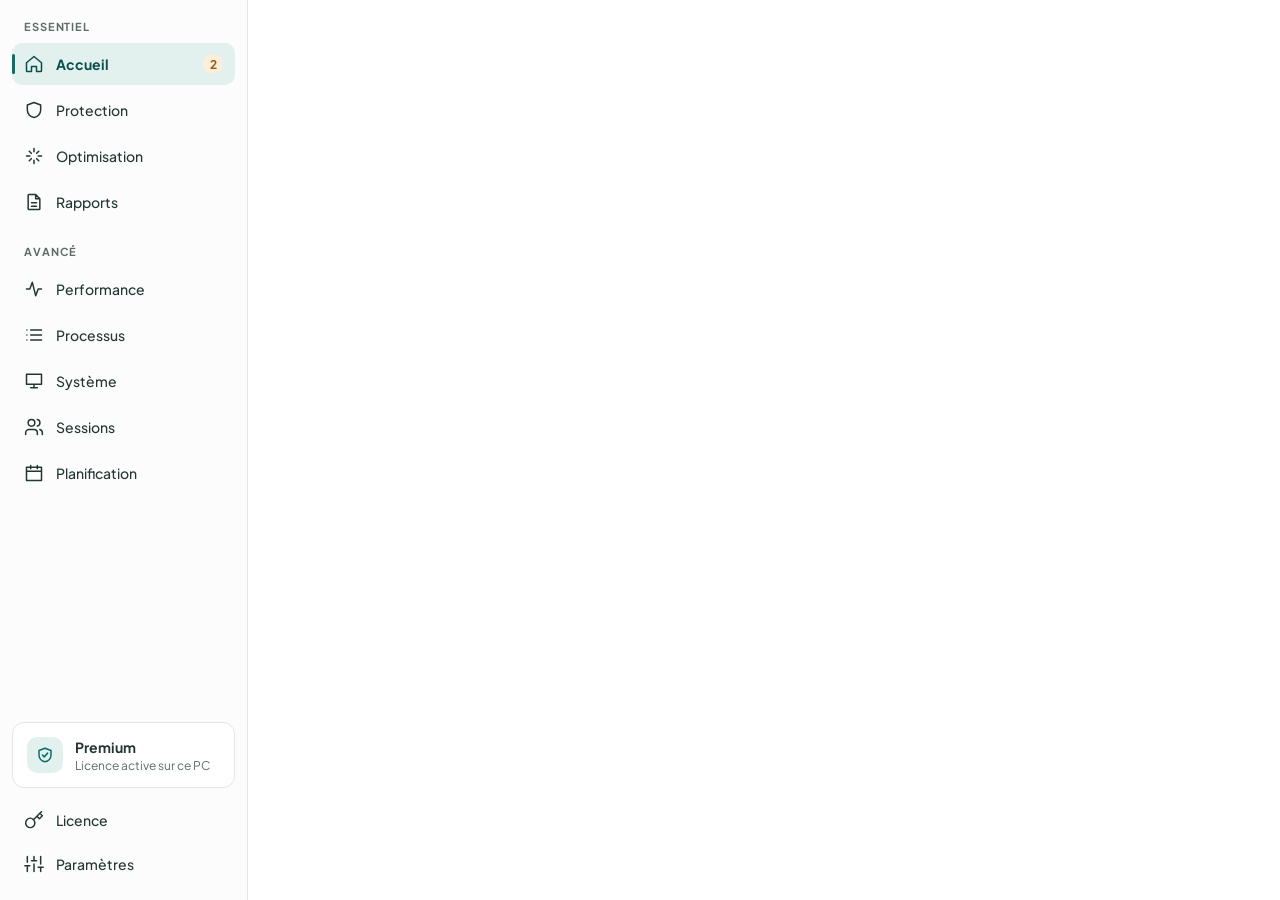
<file: docs/redesign/maquettes-html/11-composant-barre-laterale.html>
<!doctype html>
<html lang="fr" dir="ltr">
<head>
<meta charset="utf-8">
<title>Barre latérale PC Santé</title>
<link rel="stylesheet" href="https://fonts.googleapis.com/css2?family=Plus+Jakarta+Sans:wght@400;500;600;700;800&family=IBM+Plex+Sans+Arabic:wght@400;500;600;700&display=swap">
<style>
body{margin:0}
</style>
</head>
<body>


<nav dir="ltr" aria-label="Navigation principale" style="width: 248px; height: 900px; box-sizing: border-box; padding: 8px 12px 16px; display: flex; flex-direction: column; gap: 4px; font-family: 'Plus Jakarta Sans', 'Segoe UI', sans-serif; background: #FBFCFB; border-inline-end: 1px solid #E2E7E5; color: #243633">
<div style="font-size: 11px; font-weight: 700; letter-spacing: 0.08em; text-transform: uppercase; color: #5E6D68; padding: 12px 12px 6px">Essentiel</div>

<a href="#" style="position: relative; display: flex; align-items: center; gap: 12px; height: 42px; padding: 0 12px; border-radius: 10px; text-decoration: none; font-size: 14px; font-weight: 700; color: #084F4B; background: #E2F0EE">
<span style="position: absolute; inset-inline-start: 0; top: 11px; width: 3px; height: 20px; border-radius: 3px; background: #0B6E69"></span>
<svg width="20" height="20" viewBox="0 0 24 24" fill="none" stroke="currentColor" stroke-width="1.8" stroke-linecap="round" stroke-linejoin="round" aria-hidden="true"><path d="M3 10.5 12 3l9 7.5V20a1 1 0 0 1-1 1h-5v-6h-6v6H4a1 1 0 0 1-1-1z"></path></svg>
<span style="flex-grow: 1">Accueil</span>
<span style="min-width: 20px; height: 20px; padding: 0 6px; box-sizing: border-box; border-radius: 10px; background: #FBEEDC; color: #A35407; font-size: 12px; font-weight: 700; display: flex; align-items: center; justify-content: center">2</span>
</a>

<a href="#" style="position: relative; display: flex; align-items: center; gap: 12px; height: 42px; padding: 0 12px; border-radius: 10px; text-decoration: none; font-size: 14px; font-weight: 500; color: #243633; background: transparent">
<span style="position: absolute; inset-inline-start: 0; top: 11px; width: 3px; height: 20px; border-radius: 3px; background: transparent"></span>
<svg width="20" height="20" viewBox="0 0 24 24" fill="none" stroke="currentColor" stroke-width="1.8" stroke-linecap="round" stroke-linejoin="round" aria-hidden="true"><path d="M12 3 4 6v6c0 4.5 3.4 8.3 8 9 4.6-.7 8-4.5 8-9V6z"></path></svg>
<span style="flex-grow: 1">Protection</span>

</a>

<a href="#" style="position: relative; display: flex; align-items: center; gap: 12px; height: 42px; padding: 0 12px; border-radius: 10px; text-decoration: none; font-size: 14px; font-weight: 500; color: #243633; background: transparent">
<span style="position: absolute; inset-inline-start: 0; top: 11px; width: 3px; height: 20px; border-radius: 3px; background: transparent"></span>
<svg width="20" height="20" viewBox="0 0 24 24" fill="none" stroke="currentColor" stroke-width="1.8" stroke-linecap="round" stroke-linejoin="round" aria-hidden="true"><path d="M12 3v4M12 17v4M3 12h4M17 12h4M6.3 6.3l2.5 2.5M15.2 15.2l2.5 2.5M6.3 17.7l2.5-2.5M15.2 8.8l2.5-2.5"></path></svg>
<span style="flex-grow: 1">Optimisation</span>

</a>

<a href="#" style="position: relative; display: flex; align-items: center; gap: 12px; height: 42px; padding: 0 12px; border-radius: 10px; text-decoration: none; font-size: 14px; font-weight: 500; color: #243633; background: transparent">
<span style="position: absolute; inset-inline-start: 0; top: 11px; width: 3px; height: 20px; border-radius: 3px; background: transparent"></span>
<svg width="20" height="20" viewBox="0 0 24 24" fill="none" stroke="currentColor" stroke-width="1.8" stroke-linecap="round" stroke-linejoin="round" aria-hidden="true"><path d="M14 3H6a1 1 0 0 0-1 1v16a1 1 0 0 0 1 1h12a1 1 0 0 0 1-1V8zM14 3v5h5M9 13h6M9 17h6"></path></svg>
<span style="flex-grow: 1">Rapports</span>

</a>

<div style="font-size: 11px; font-weight: 700; letter-spacing: 0.08em; text-transform: uppercase; color: #5E6D68; padding: 18px 12px 6px">Avancé</div>

<a href="#" style="position: relative; display: flex; align-items: center; gap: 12px; height: 42px; padding: 0 12px; border-radius: 10px; text-decoration: none; font-size: 14px; font-weight: 500; color: #243633; background: transparent">
<span style="position: absolute; inset-inline-start: 0; top: 11px; width: 3px; height: 20px; border-radius: 3px; background: transparent"></span>
<svg width="20" height="20" viewBox="0 0 24 24" fill="none" stroke="currentColor" stroke-width="1.8" stroke-linecap="round" stroke-linejoin="round" aria-hidden="true"><path d="M3 12h4l3-8 4 16 3-8h4"></path></svg>
<span style="flex-grow: 1">Performance</span>
</a>

<a href="#" style="position: relative; display: flex; align-items: center; gap: 12px; height: 42px; padding: 0 12px; border-radius: 10px; text-decoration: none; font-size: 14px; font-weight: 500; color: #243633; background: transparent">
<span style="position: absolute; inset-inline-start: 0; top: 11px; width: 3px; height: 20px; border-radius: 3px; background: transparent"></span>
<svg width="20" height="20" viewBox="0 0 24 24" fill="none" stroke="currentColor" stroke-width="1.8" stroke-linecap="round" stroke-linejoin="round" aria-hidden="true"><path d="M8 6h13M8 12h13M8 18h13M3.5 6h.01M3.5 12h.01M3.5 18h.01"></path></svg>
<span style="flex-grow: 1">Processus</span>
</a>

<a href="#" style="position: relative; display: flex; align-items: center; gap: 12px; height: 42px; padding: 0 12px; border-radius: 10px; text-decoration: none; font-size: 14px; font-weight: 500; color: #243633; background: transparent">
<span style="position: absolute; inset-inline-start: 0; top: 11px; width: 3px; height: 20px; border-radius: 3px; background: transparent"></span>
<svg width="20" height="20" viewBox="0 0 24 24" fill="none" stroke="currentColor" stroke-width="1.8" stroke-linecap="round" stroke-linejoin="round" aria-hidden="true"><path d="M3 4h18v12H3zM8 20h8M12 16v4"></path></svg>
<span style="flex-grow: 1">Système</span>
</a>

<a href="#" style="position: relative; display: flex; align-items: center; gap: 12px; height: 42px; padding: 0 12px; border-radius: 10px; text-decoration: none; font-size: 14px; font-weight: 500; color: #243633; background: transparent">
<span style="position: absolute; inset-inline-start: 0; top: 11px; width: 3px; height: 20px; border-radius: 3px; background: transparent"></span>
<svg width="20" height="20" viewBox="0 0 24 24" fill="none" stroke="currentColor" stroke-width="1.8" stroke-linecap="round" stroke-linejoin="round" aria-hidden="true"><path d="M16 21v-2a4 4 0 0 0-4-4H6a4 4 0 0 0-4 4v2M9 11a4 4 0 1 0 0-8 4 4 0 0 0 0 8M22 21v-2a4 4 0 0 0-3-3.9M16 3.1a4 4 0 0 1 0 7.8"></path></svg>
<span style="flex-grow: 1">Sessions</span>
</a>

<a href="#" style="position: relative; display: flex; align-items: center; gap: 12px; height: 42px; padding: 0 12px; border-radius: 10px; text-decoration: none; font-size: 14px; font-weight: 500; color: #243633; background: transparent">
<span style="position: absolute; inset-inline-start: 0; top: 11px; width: 3px; height: 20px; border-radius: 3px; background: transparent"></span>
<svg width="20" height="20" viewBox="0 0 24 24" fill="none" stroke="currentColor" stroke-width="1.8" stroke-linecap="round" stroke-linejoin="round" aria-hidden="true"><path d="M3 5h18v16H3zM3 10h18M8 3v4M16 3v4"></path></svg>
<span style="flex-grow: 1">Planification</span>
</a>

<div style="flex-grow: 1"></div>
<div style="padding: 14px; border-radius: 12px; background: #FFFFFF; border: 1px solid #E2E7E5; display: flex; align-items: center; gap: 12px; margin-bottom: 8px">
<div style="width: 36px; height: 36px; flex-shrink: 0; border-radius: 10px; background: #E2F0EE; color: #0B6E69; display: flex; align-items: center; justify-content: center"><svg width="18" height="18" viewBox="0 0 24 24" fill="none" stroke="currentColor" stroke-width="2" stroke-linecap="round" stroke-linejoin="round" aria-hidden="true"><path d="M12 3 4 6v6c0 4.5 3.4 8.3 8 9 4.6-.7 8-4.5 8-9V6zM8.5 12l2.5 2.5 4.5-5"></path></svg></div>
<div style="display: flex; flex-direction: column; gap: 2px">
<span style="font-size: 14px; font-weight: 700">Premium</span>
<span style="font-size: 12px; color: #5E6D68">Licence active sur ce PC</span>
</div>
</div>

<a href="#" style="position: relative; display: flex; align-items: center; gap: 12px; height: 40px; padding: 0 12px; border-radius: 10px; text-decoration: none; font-size: 14px; font-weight: 500; color: #243633; background: transparent">
<span style="position: absolute; inset-inline-start: 0; top: 10px; width: 3px; height: 20px; border-radius: 3px; background: transparent"></span>
<svg width="20" height="20" viewBox="0 0 24 24" fill="none" stroke="currentColor" stroke-width="1.8" stroke-linecap="round" stroke-linejoin="round" aria-hidden="true"><path d="M21 2l-2 2m-7.6 7.6a5.5 5.5 0 1 1-7.8 7.8 5.5 5.5 0 0 1 7.8-7.8zm0 0L15.5 7.5m0 0 3 3L22 7l-3-3m-3.5 3.5L19 4"></path></svg>
<span>Licence</span>
</a>

<a href="#" style="position: relative; display: flex; align-items: center; gap: 12px; height: 40px; padding: 0 12px; border-radius: 10px; text-decoration: none; font-size: 14px; font-weight: 500; color: #243633; background: transparent">
<span style="position: absolute; inset-inline-start: 0; top: 10px; width: 3px; height: 20px; border-radius: 3px; background: transparent"></span>
<svg width="20" height="20" viewBox="0 0 24 24" fill="none" stroke="currentColor" stroke-width="1.8" stroke-linecap="round" stroke-linejoin="round" aria-hidden="true"><path d="M4 21v-7M4 10V3M12 21v-9M12 8V3M20 21v-5M20 12V3M1 14h6M9 8h6M17 16h6"></path></svg>
<span>Paramètres</span>
</a>

</nav>

</body>
</html>
</file>
